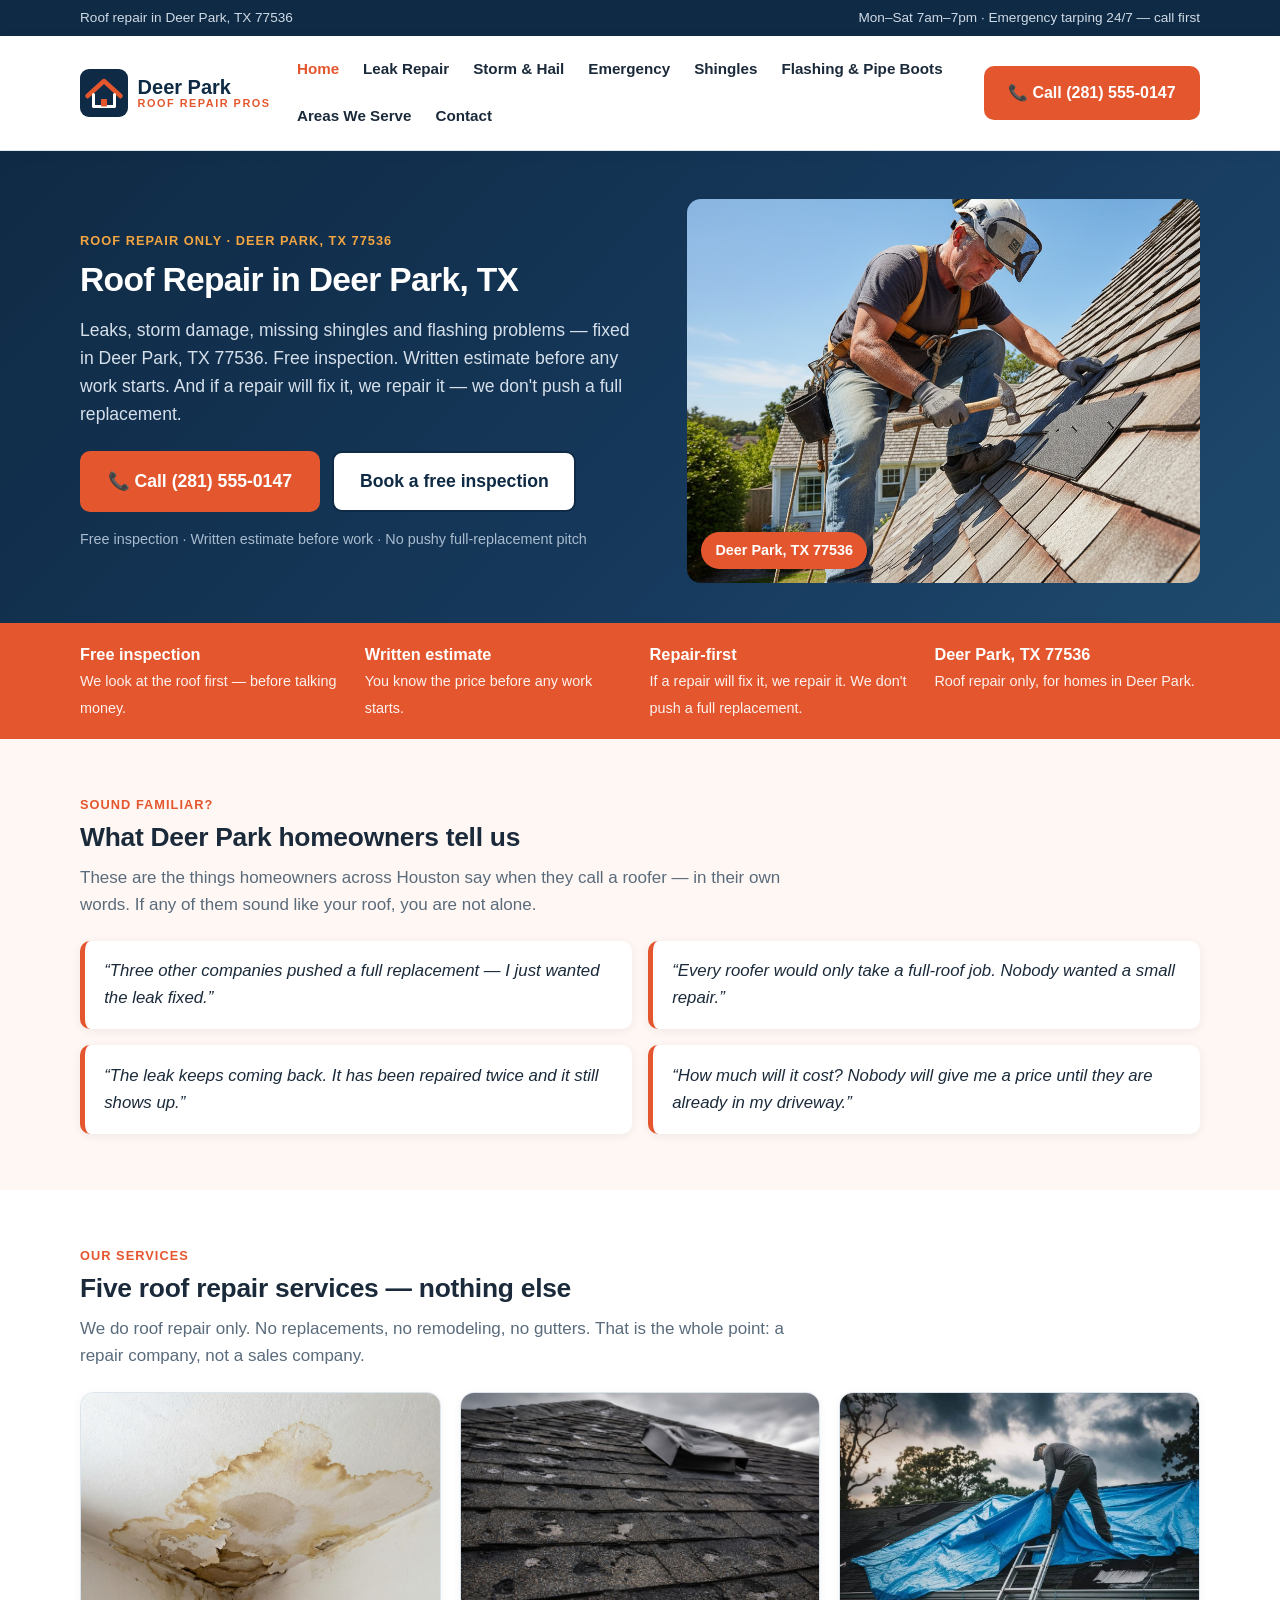
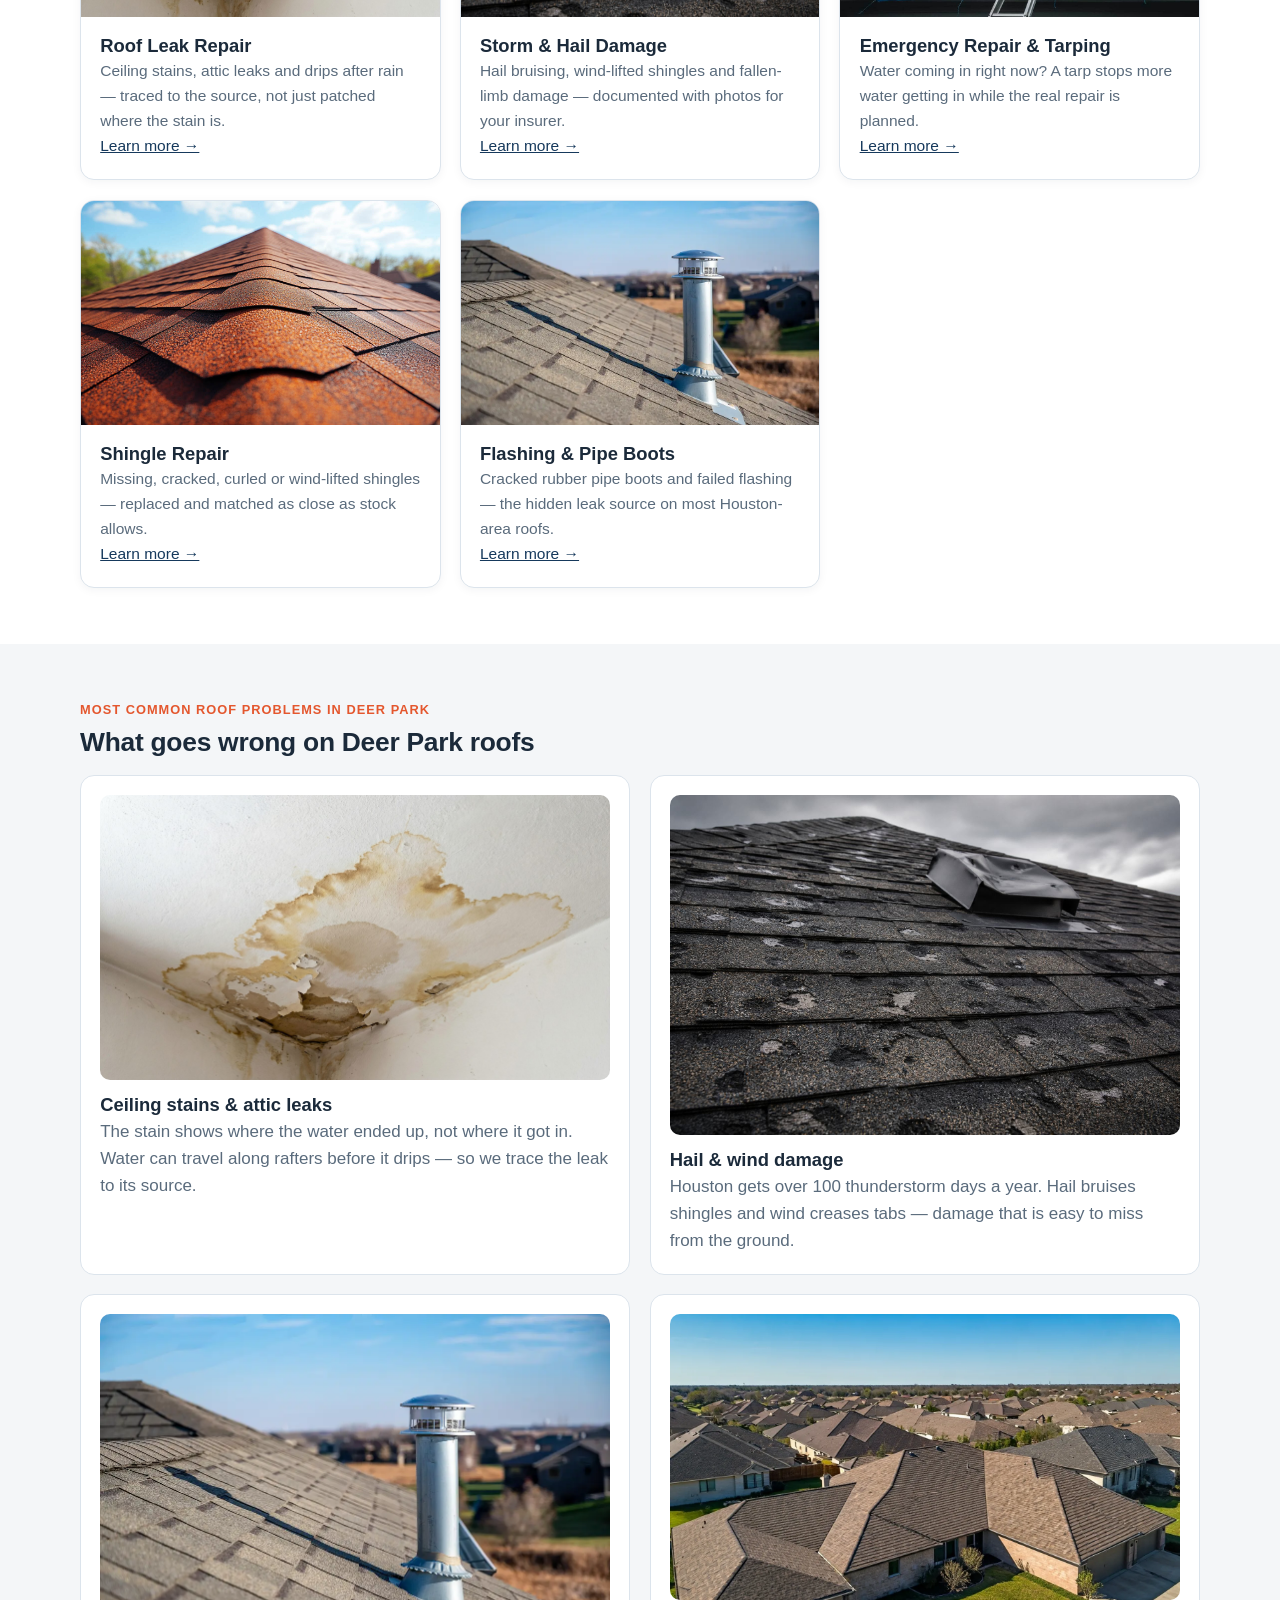
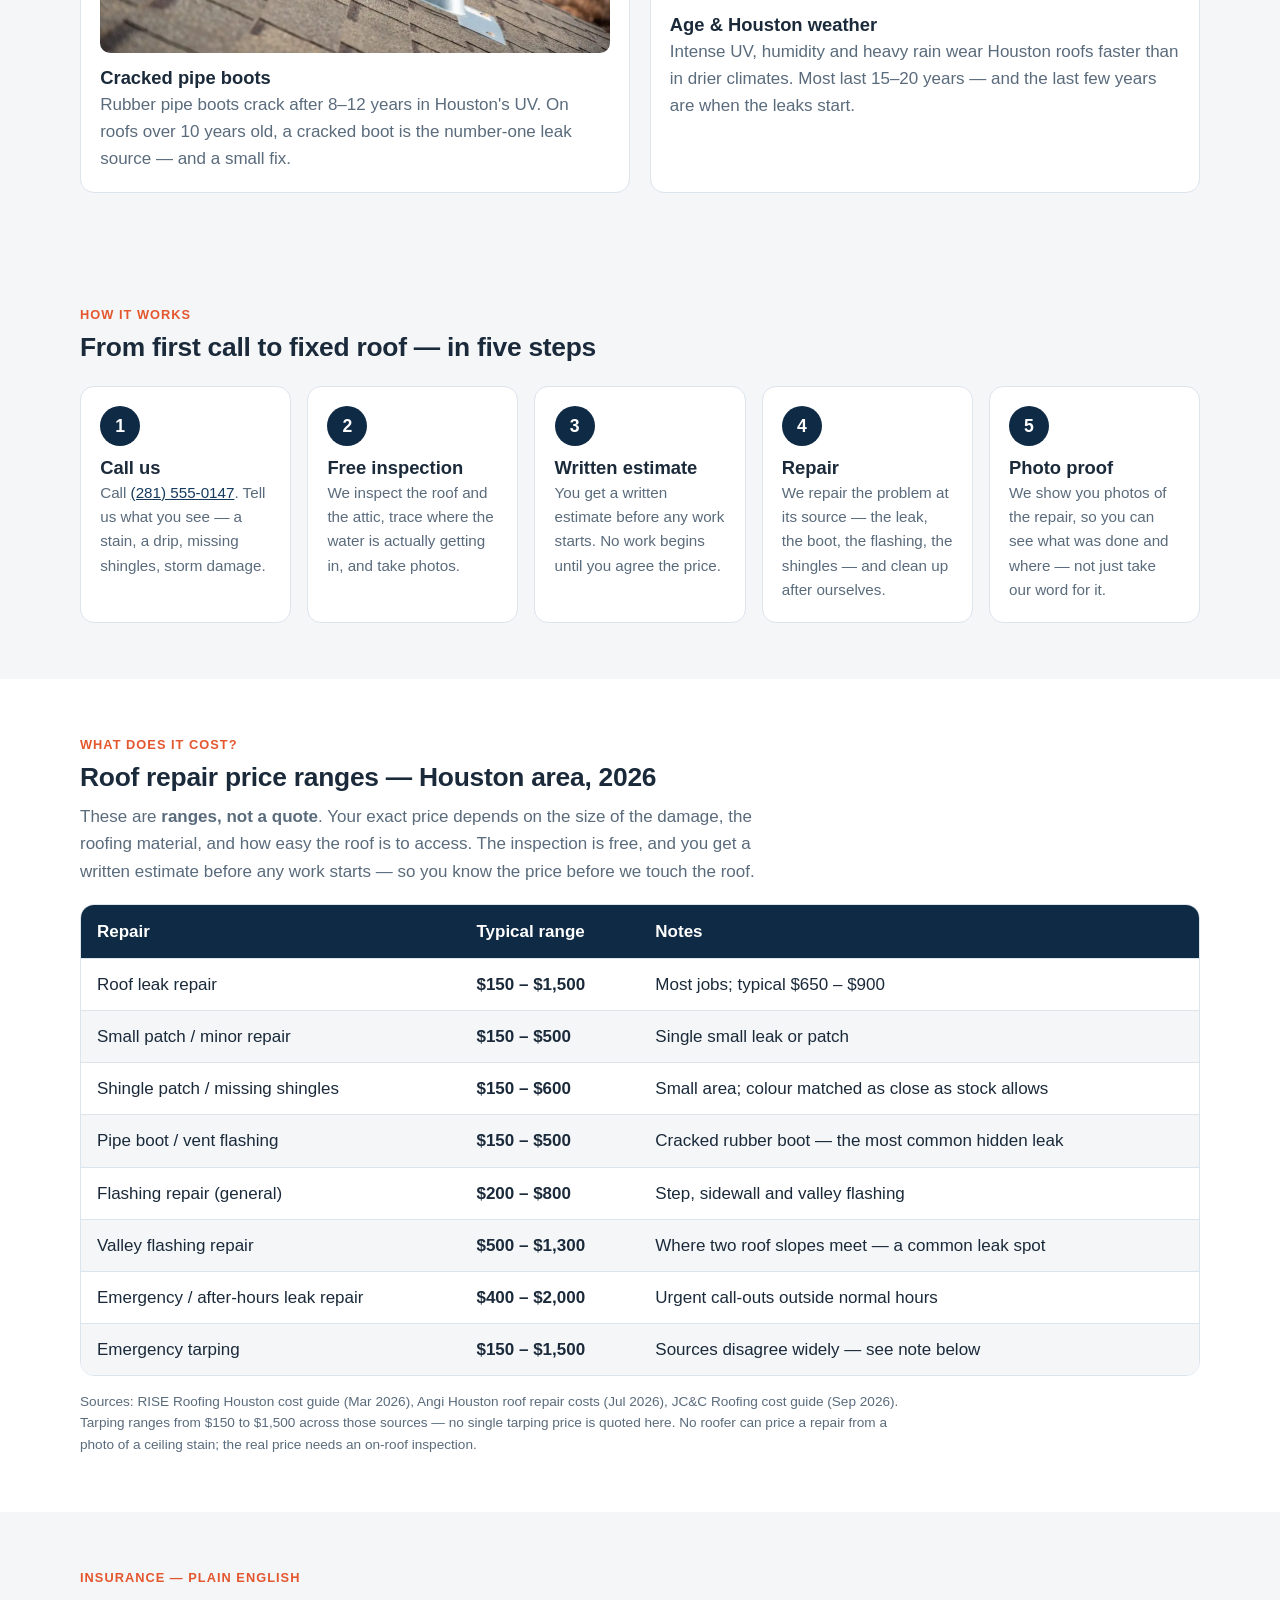
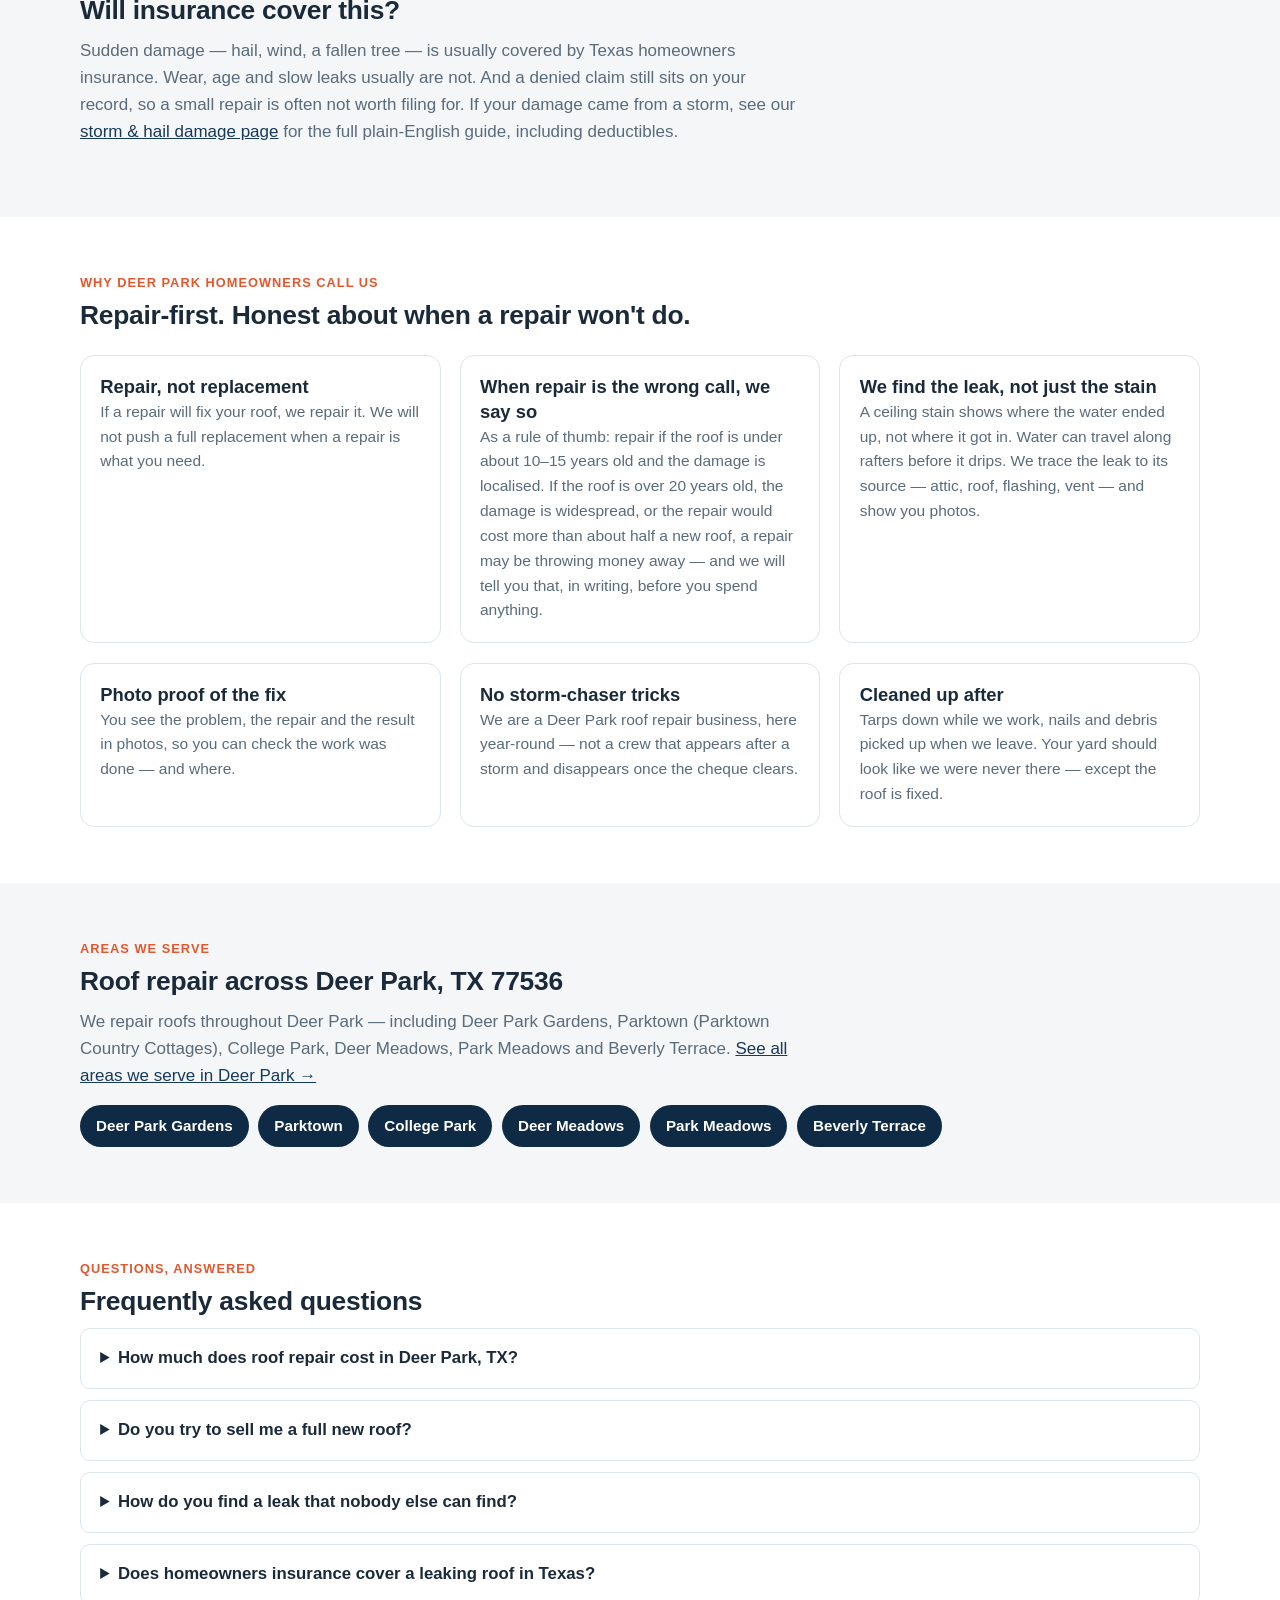
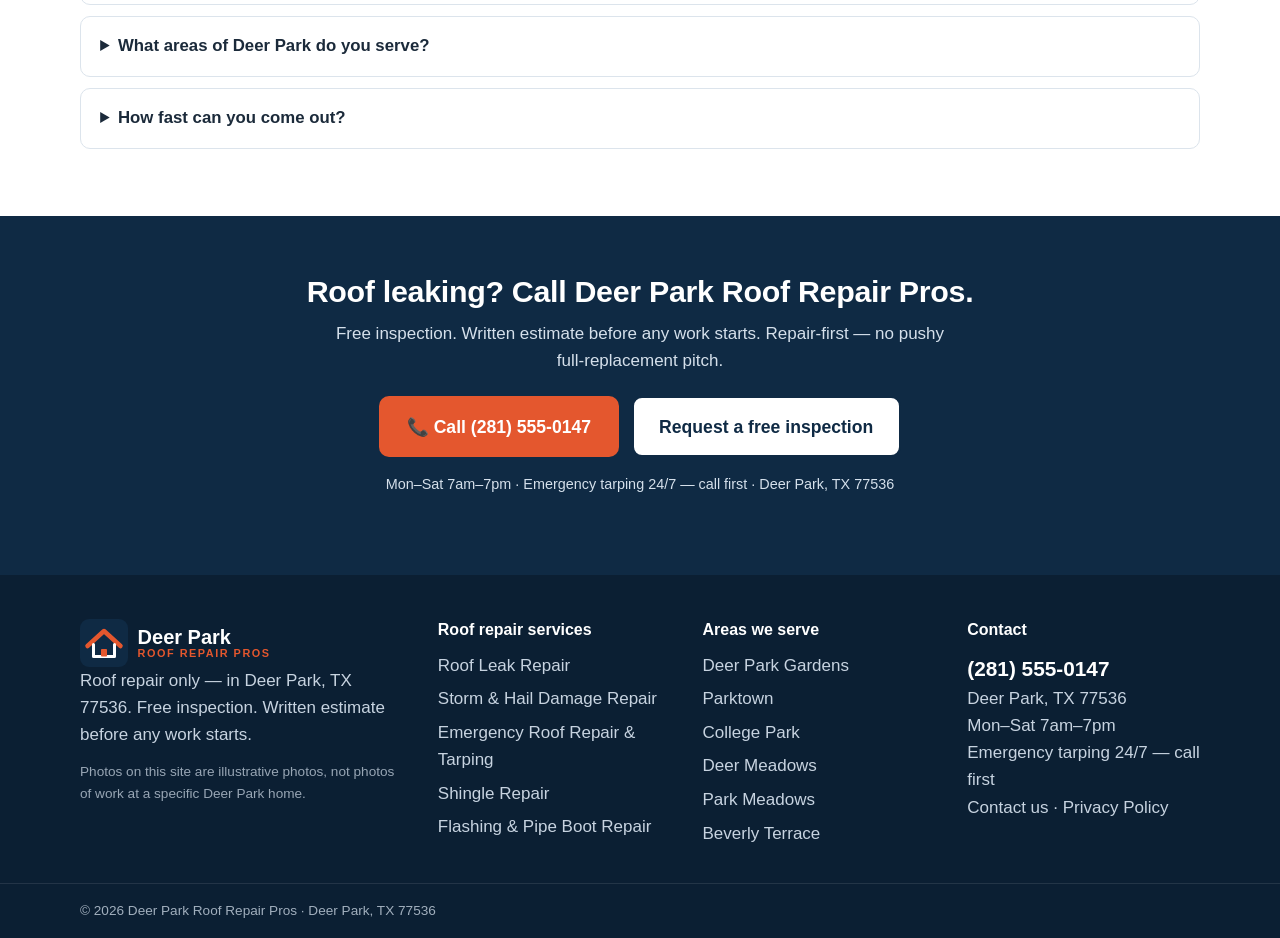
<file: index.html>
<!DOCTYPE html>
<html lang="en"><head><meta charset="utf-8"><meta name="viewport" content="width=device-width, initial-scale=1">
<title>Roof Repair in Deer Park, TX | Deer Park Roof Repair Pros</title><meta name="description" content="Roof repair in Deer Park, TX 77536. Leak repair, storm & hail damage, emergency tarping, shingle and flashing repair. Free inspection — call (281) 555-0147.">
<link rel="canonical" href="https://deerparkroofrepair.com/"><link rel="icon" type="image/svg+xml" href="/favicon.svg">
<link rel="stylesheet" href="/styles.css"><script type="application/ld+json">{"@context":"https://schema.org","@type":"RoofingContractor","name":"Deer Park Roof Repair Pros","url":"https://deerparkroofrepair.com/","telephone":"+12815550147","areaServed":{"@type":"City","name":"Deer Park","addressRegion":"TX","postalCode":"77536"},"openingHours":"Mo-Sa 07:00-19:00","priceRange":"$$"}</script></head>
<body><div class="topbar"><div class="wrap topbar-in"><span>Roof repair in Deer Park, TX 77536</span><span class="topbar-hours">Mon–Sat 7am–7pm · Emergency tarping 24/7 — call first</span></div></div>
<header class="site-header"><div class="wrap header-in"><a class="brand" href="/" aria-label="Deer Park Roof Repair Pros — home"><svg class="logo-mark" viewBox="0 0 64 64" aria-hidden="true"><rect width="64" height="64" rx="12" fill="#0F2A44"/><path d="M10 36 L32 16 L54 36" fill="none" stroke="#E4572E" stroke-width="6" stroke-linecap="round" stroke-linejoin="round"/><path d="M18 34 V50 H46 V34" fill="none" stroke="#fff" stroke-width="4" stroke-linecap="round" stroke-linejoin="round"/><rect x="28" y="40" width="8" height="10" rx="1" fill="#E4572E"/></svg><span class="brand-text"><span class="brand-top">Deer Park</span><span class="brand-bottom">ROOF REPAIR PROS</span></span></a>
<button class="menu-btn" aria-expanded="false" aria-controls="mainnav" aria-label="Open menu">☰ <span>Menu</span></button>
<nav id="mainnav" class="mainnav" aria-label="Main navigation"><ul><li><a href="/" class="active">Home</a></li><li><a href="/roof-leak-repair/">Leak Repair</a></li><li><a href="/storm-hail-damage-repair/">Storm &amp; Hail</a></li><li><a href="/emergency-roof-repair-tarping/">Emergency</a></li><li><a href="/shingle-repair/">Shingles</a></li><li><a href="/flashing-pipe-boot-repair/">Flashing &amp; Pipe Boots</a></li><li><a href="/areas/">Areas We Serve</a></li><li><a href="/contact/">Contact</a></li></ul></nav>
<a class="btn btn-call header-call" href="tel:+12815550147">📞 Call (281) 555-0147</a></div></header><main><section class="hero"><div class="wrap hero-grid"><div class="hero-copy">
<p class="eyebrow">Roof repair only · Deer Park, TX 77536</p><h1>Roof Repair in Deer Park, TX</h1><p class="hero-sub">Leaks, storm damage, missing shingles and flashing problems — fixed in Deer Park, TX 77536. Free inspection. Written estimate before any work starts. And if a repair will fix it, we repair it — we don't push a full replacement.</p>
<div class="hero-cta"><a class="btn btn-call btn-lg" href="tel:+12815550147">📞 Call (281) 555-0147</a><a class="btn btn-ghost btn-lg" href="/contact/">Book a free inspection</a></div>
<p class="hero-note">Free inspection · Written estimate before work · No pushy full-replacement pitch</p></div>
<div class="hero-img"><img src="/images/hero-roofer.jpg" alt="Roofer repairing asphalt shingles on a roof in Deer Park, TX" loading="eager" width="1200" height="800"><span class="hero-badge">Deer Park, TX 77536</span></div></div></section>
<section class="trust"><div class="wrap trust-grid">
<div><strong>Free inspection</strong><span>We look at the roof first — before talking money.</span></div>
<div><strong>Written estimate</strong><span>You know the price before any work starts.</span></div>
<div><strong>Repair-first</strong><span>If a repair will fix it, we repair it. We don't push a full replacement.</span></div>
<div><strong>Deer Park, TX 77536</strong><span>Roof repair only, for homes in Deer Park.</span></div>
</div></section><section class="section pain"><div class="wrap"><p class="kicker">Sound familiar?</p><h2>What Deer Park homeowners tell us</h2>
<p class="lead">These are the things homeowners across Houston say when they call a roofer — in their own words. If any of them sound like your roof, you are not alone.</p>
<div class="quote-grid"><blockquote><p>“Three other companies pushed a full replacement — I just wanted the leak fixed.”</p></blockquote><blockquote><p>“Every roofer would only take a full-roof job. Nobody wanted a small repair.”</p></blockquote><blockquote><p>“The leak keeps coming back. It has been repaired twice and it still shows up.”</p></blockquote><blockquote><p>“How much will it cost? Nobody will give me a price until they are already in my driveway.”</p></blockquote></div></div></section><section class="section"><div class="wrap"><p class="kicker">Our services</p><h2>Five roof repair services — nothing else</h2><p class="lead">We do roof repair only. No replacements, no remodeling, no gutters. That is the whole point: a repair company, not a sales company.</p><div class="card-grid"><article class="card"><img src="/images/ceiling-stain.jpg" alt="Roof Leak Repair in Deer Park, TX" loading="lazy"><div class="card-body"><h3>Roof Leak Repair</h3><p>Ceiling stains, attic leaks and drips after rain — traced to the source, not just patched where the stain is.</p><p><a href="/roof-leak-repair/">Learn more →</a></p></div></article><article class="card"><img src="/images/hail-damage.jpg" alt="Storm & Hail Damage in Deer Park, TX" loading="lazy"><div class="card-body"><h3>Storm & Hail Damage</h3><p>Hail bruising, wind-lifted shingles and fallen-limb damage — documented with photos for your insurer.</p><p><a href="/storm-hail-damage-repair/">Learn more →</a></p></div></article><article class="card"><img src="/images/tarp.jpg" alt="Emergency Repair & Tarping in Deer Park, TX" loading="lazy"><div class="card-body"><h3>Emergency Repair & Tarping</h3><p>Water coming in right now? A tarp stops more water getting in while the real repair is planned.</p><p><a href="/emergency-roof-repair-tarping/">Learn more →</a></p></div></article><article class="card"><img src="/images/shingles-brown.jpg" alt="Shingle Repair in Deer Park, TX" loading="lazy"><div class="card-body"><h3>Shingle Repair</h3><p>Missing, cracked, curled or wind-lifted shingles — replaced and matched as close as stock allows.</p><p><a href="/shingle-repair/">Learn more →</a></p></div></article><article class="card"><img src="/images/pipe-boot.webp" alt="Flashing & Pipe Boots in Deer Park, TX" loading="lazy"><div class="card-body"><h3>Flashing & Pipe Boots</h3><p>Cracked rubber pipe boots and failed flashing — the hidden leak source on most Houston-area roofs.</p><p><a href="/flashing-pipe-boot-repair/">Learn more →</a></p></div></article></div></div></section><section class="section alt"><div class="wrap"><p class="kicker">Most common roof problems in Deer Park</p><h2>What goes wrong on Deer Park roofs</h2><div class="two-col">
<div><img src="/images/ceiling-stain.jpg" alt="Brown water stain on a ceiling from a roof leak in Deer Park, TX" loading="lazy"><h3 style="margin-top:.8rem">Ceiling stains &amp; attic leaks</h3><p style="color:var(--muted)">The stain shows where the water ended up, not where it got in. Water can travel along rafters before it drips — so we trace the leak to its source.</p></div>
<div><img src="/images/hail-damage.jpg" alt="Hail-damaged asphalt shingles with granules knocked off in Deer Park, TX" loading="lazy"><h3 style="margin-top:.8rem">Hail &amp; wind damage</h3><p style="color:var(--muted)">Houston gets over 100 thunderstorm days a year. Hail bruises shingles and wind creases tabs — damage that is easy to miss from the ground.</p></div>
<div><img src="/images/pipe-boot.webp" alt="Metal vent pipe and flashing boot on an asphalt shingle roof" loading="lazy"><h3 style="margin-top:.8rem">Cracked pipe boots</h3><p style="color:var(--muted)">Rubber pipe boots crack after 8–12 years in Houston's UV. On roofs over 10 years old, a cracked boot is the number-one leak source — and a small fix.</p></div>
<div><img src="/images/neighborhood.webp" alt="Suburban neighbourhood with shingled roofs in Deer Park, TX" loading="lazy"><h3 style="margin-top:.8rem">Age &amp; Houston weather</h3><p style="color:var(--muted)">Intense UV, humidity and heavy rain wear Houston roofs faster than in drier climates. Most last 15–20 years — and the last few years are when the leaks start.</p></div>
</div></div></section><section class="section alt"><div class="wrap"><p class="kicker">How it works</p><h2>From first call to fixed roof — in five steps</h2><ol class="steps"><li><span class="step-num">1</span><h3>Call us</h3><p>Call <a href="tel:+12815550147">(281) 555-0147</a>. Tell us what you see — a stain, a drip, missing shingles, storm damage.</p></li><li><span class="step-num">2</span><h3>Free inspection</h3><p>We inspect the roof and the attic, trace where the water is actually getting in, and take photos.</p></li><li><span class="step-num">3</span><h3>Written estimate</h3><p>You get a written estimate before any work starts. No work begins until you agree the price.</p></li><li><span class="step-num">4</span><h3>Repair</h3><p>We repair the problem at its source — the leak, the boot, the flashing, the shingles — and clean up after ourselves.</p></li><li><span class="step-num">5</span><h3>Photo proof</h3><p>We show you photos of the repair, so you can see what was done and where — not just take our word for it.</p></li></ol></div></section><section class="section"><div class="wrap"><p class="kicker">What does it cost?</p><h2>Roof repair price ranges — Houston area, 2026</h2>
<p class="lead">These are <strong>ranges, not a quote</strong>. Your exact price depends on the size of the damage, the roofing material, and how easy the roof is to access. The inspection is free, and you get a written estimate before any work starts — so you know the price before we touch the roof.</p>
<div class="table-wrap"><table class="prices"><thead><tr><th>Repair</th><th>Typical range</th><th>Notes</th></tr></thead><tbody><tr><td>Roof leak repair</td><td><strong>$150 – $1,500</strong></td><td>Most jobs; typical $650 – $900</td></tr><tr><td>Small patch / minor repair</td><td><strong>$150 – $500</strong></td><td>Single small leak or patch</td></tr><tr><td>Shingle patch / missing shingles</td><td><strong>$150 – $600</strong></td><td>Small area; colour matched as close as stock allows</td></tr><tr><td>Pipe boot / vent flashing</td><td><strong>$150 – $500</strong></td><td>Cracked rubber boot — the most common hidden leak</td></tr><tr><td>Flashing repair (general)</td><td><strong>$200 – $800</strong></td><td>Step, sidewall and valley flashing</td></tr><tr><td>Valley flashing repair</td><td><strong>$500 – $1,300</strong></td><td>Where two roof slopes meet — a common leak spot</td></tr><tr><td>Emergency / after-hours leak repair</td><td><strong>$400 – $2,000</strong></td><td>Urgent call-outs outside normal hours</td></tr><tr><td>Emergency tarping</td><td><strong>$150 – $1,500</strong></td><td>Sources disagree widely — see note below</td></tr></tbody></table></div>
<p class="source-note">Sources: RISE Roofing Houston cost guide (Mar 2026), Angi Houston roof repair costs (Jul 2026), JC&amp;C Roofing cost guide (Sep 2026). Tarping ranges from $150 to $1,500 across those sources — no single tarping price is quoted here. No roofer can price a repair from a photo of a ceiling stain; the real price needs an on-roof inspection.</p></div></section><section class="section alt"><div class="wrap"><p class="kicker">Insurance — plain English</p><h2>Will insurance cover this?</h2>
<p class="lead">Sudden damage — hail, wind, a fallen tree — is usually covered by Texas homeowners insurance. Wear, age and slow leaks usually are not. And a denied claim still sits on your record, so a small repair is often not worth filing for. If your damage came from a storm, see our <a href="/storm-hail-damage-repair/">storm &amp; hail damage page</a> for the full plain-English guide, including deductibles.</p></div></section><section class="section"><div class="wrap"><p class="kicker">Why Deer Park homeowners call us</p><h2>Repair-first. Honest about when a repair won't do.</h2>
<div class="why-grid">
<div><h3>Repair, not replacement</h3><p>If a repair will fix your roof, we repair it. We will not push a full replacement when a repair is what you need.</p></div>
<div><h3>When repair is the wrong call, we say so</h3><p>As a rule of thumb: repair if the roof is under about 10–15 years old and the damage is localised. If the roof is over 20 years old, the damage is widespread, or the repair would cost more than about half a new roof, a repair may be throwing money away — and we will tell you that, in writing, before you spend anything.</p></div>
<div><h3>We find the leak, not just the stain</h3><p>A ceiling stain shows where the water ended up, not where it got in. Water can travel along rafters before it drips. We trace the leak to its source — attic, roof, flashing, vent — and show you photos.</p></div>
<div><h3>Photo proof of the fix</h3><p>You see the problem, the repair and the result in photos, so you can check the work was done — and where.</p></div>
<div><h3>No storm-chaser tricks</h3><p>We are a Deer Park roof repair business, here year-round — not a crew that appears after a storm and disappears once the cheque clears.</p></div>
<div><h3>Cleaned up after</h3><p>Tarps down while we work, nails and debris picked up when we leave. Your yard should look like we were never there — except the roof is fixed.</p></div>
</div></div></section><section class="section alt"><div class="wrap"><p class="kicker">Areas we serve</p><h2>Roof repair across Deer Park, TX 77536</h2>
<p class="lead">We repair roofs throughout Deer Park — including Deer Park Gardens, Parktown (Parktown Country Cottages), College Park, Deer Meadows, Park Meadows and Beverly Terrace. <a href="/areas/">See all areas we serve in Deer Park →</a></p><ul class="chips"><li>Deer Park Gardens</li><li>Parktown</li><li>College Park</li><li>Deer Meadows</li><li>Park Meadows</li><li>Beverly Terrace</li></ul></div></section><section class="section"><div class="wrap faq-wrap"><p class="kicker">Questions, answered</p><h2>Frequently asked questions</h2><details><summary>How much does roof repair cost in Deer Park, TX?</summary><p>Most Houston-area leak repairs run $150–$1,500, with a typical job $650–$900 (RISE, Mar 2026; Angi, Jul 2026). A small patch can be $150–$500, a pipe boot $150–$500, shingles $150–$600. Those are ranges, not a quote — your price comes from a free on-roof inspection and a written estimate before work starts.</p></details><details><summary>Do you try to sell me a full new roof?</summary><p>No. If a repair will fix your roof, we repair it. If the roof is over 20 years old, the damage is widespread, or the repair would cost more than about half a new roof, we will tell you that honestly — before you spend anything.</p></details><details><summary>How do you find a leak that nobody else can find?</summary><p>A ceiling stain shows where the water ended up, not where it got in. Water can travel along rafters before it drips. We inspect the attic and the roof, trace the water's path, and photograph what we find.</p></details><details><summary>Does homeowners insurance cover a leaking roof in Texas?</summary><p>Sudden damage — hail, wind, a fallen tree — is usually covered. Wear, age and slow leaks usually are not. A denied claim still sits on your record, so small repairs are often not worth filing for.</p></details><details><summary>What areas of Deer Park do you serve?</summary><p>All of Deer Park, TX 77536 — including Deer Park Gardens, Parktown, College Park, Deer Meadows, Park Meadows and Beverly Terrace.</p></details><details><summary>How fast can you come out?</summary><p>Call us and we will tell you honestly when we can get there. For water coming in right now, emergency tarping is available 24/7 — call first, and put buckets under the drip and move valuables out of the way while you wait.</p></details></div></section><section class="final-cta"><div class="wrap"><h2>Roof leaking? Call Deer Park Roof Repair Pros.</h2><p>Free inspection. Written estimate before any work starts. Repair-first — no pushy full-replacement pitch.</p>
<div class="hero-cta"><a class="btn btn-call btn-lg" href="tel:+12815550147">📞 Call (281) 555-0147</a><a class="btn btn-ghost btn-lg" href="/contact/">Request a free inspection</a></div>
<p class="hero-note">Mon–Sat 7am–7pm · Emergency tarping 24/7 — call first · Deer Park, TX 77536</p></div></section></main><footer class="site-footer"><div class="wrap footer-grid">
<div><div class="footer-brand"><a class="brand" href="/" aria-label="Deer Park Roof Repair Pros — home"><svg class="logo-mark" viewBox="0 0 64 64" aria-hidden="true"><rect width="64" height="64" rx="12" fill="#0F2A44"/><path d="M10 36 L32 16 L54 36" fill="none" stroke="#E4572E" stroke-width="6" stroke-linecap="round" stroke-linejoin="round"/><path d="M18 34 V50 H46 V34" fill="none" stroke="#fff" stroke-width="4" stroke-linecap="round" stroke-linejoin="round"/><rect x="28" y="40" width="8" height="10" rx="1" fill="#E4572E"/></svg><span class="brand-text"><span class="brand-top">Deer Park</span><span class="brand-bottom">ROOF REPAIR PROS</span></span></a></div><p>Roof repair only — in Deer Park, TX 77536. Free inspection. Written estimate before any work starts.</p><p class="footer-note">Photos on this site are illustrative photos, not photos of work at a specific Deer Park home.</p></div>
<div><h3>Roof repair services</h3><ul><li><a href="/roof-leak-repair/">Roof Leak Repair</a></li><li><a href="/storm-hail-damage-repair/">Storm &amp; Hail Damage Repair</a></li><li><a href="/emergency-roof-repair-tarping/">Emergency Roof Repair &amp; Tarping</a></li><li><a href="/shingle-repair/">Shingle Repair</a></li><li><a href="/flashing-pipe-boot-repair/">Flashing &amp; Pipe Boot Repair</a></li></ul></div>
<div><h3>Areas we serve</h3><ul><li><a href="/areas/">Deer Park Gardens</a></li><li><a href="/areas/">Parktown</a></li><li><a href="/areas/">College Park</a></li><li><a href="/areas/">Deer Meadows</a></li><li><a href="/areas/">Park Meadows</a></li><li><a href="/areas/">Beverly Terrace</a></li></ul></div>
<div><h3>Contact</h3><p><a class="footer-phone" href="tel:+12815550147">(281) 555-0147</a><br>Deer Park, TX 77536<br>Mon–Sat 7am–7pm<br>Emergency tarping 24/7 — call first</p><p><a href="/contact/">Contact us</a> · <a href="/privacy-policy/">Privacy Policy</a></p></div>
</div><div class="footer-base"><div class="wrap">© 2026 Deer Park Roof Repair Pros · Deer Park, TX 77536</div></div></footer>
<div class="mobile-callbar"><a href="tel:+12815550147">📞 Call Now — (281) 555-0147</a></div><script src="/script.js"></script></body></html>
</file>
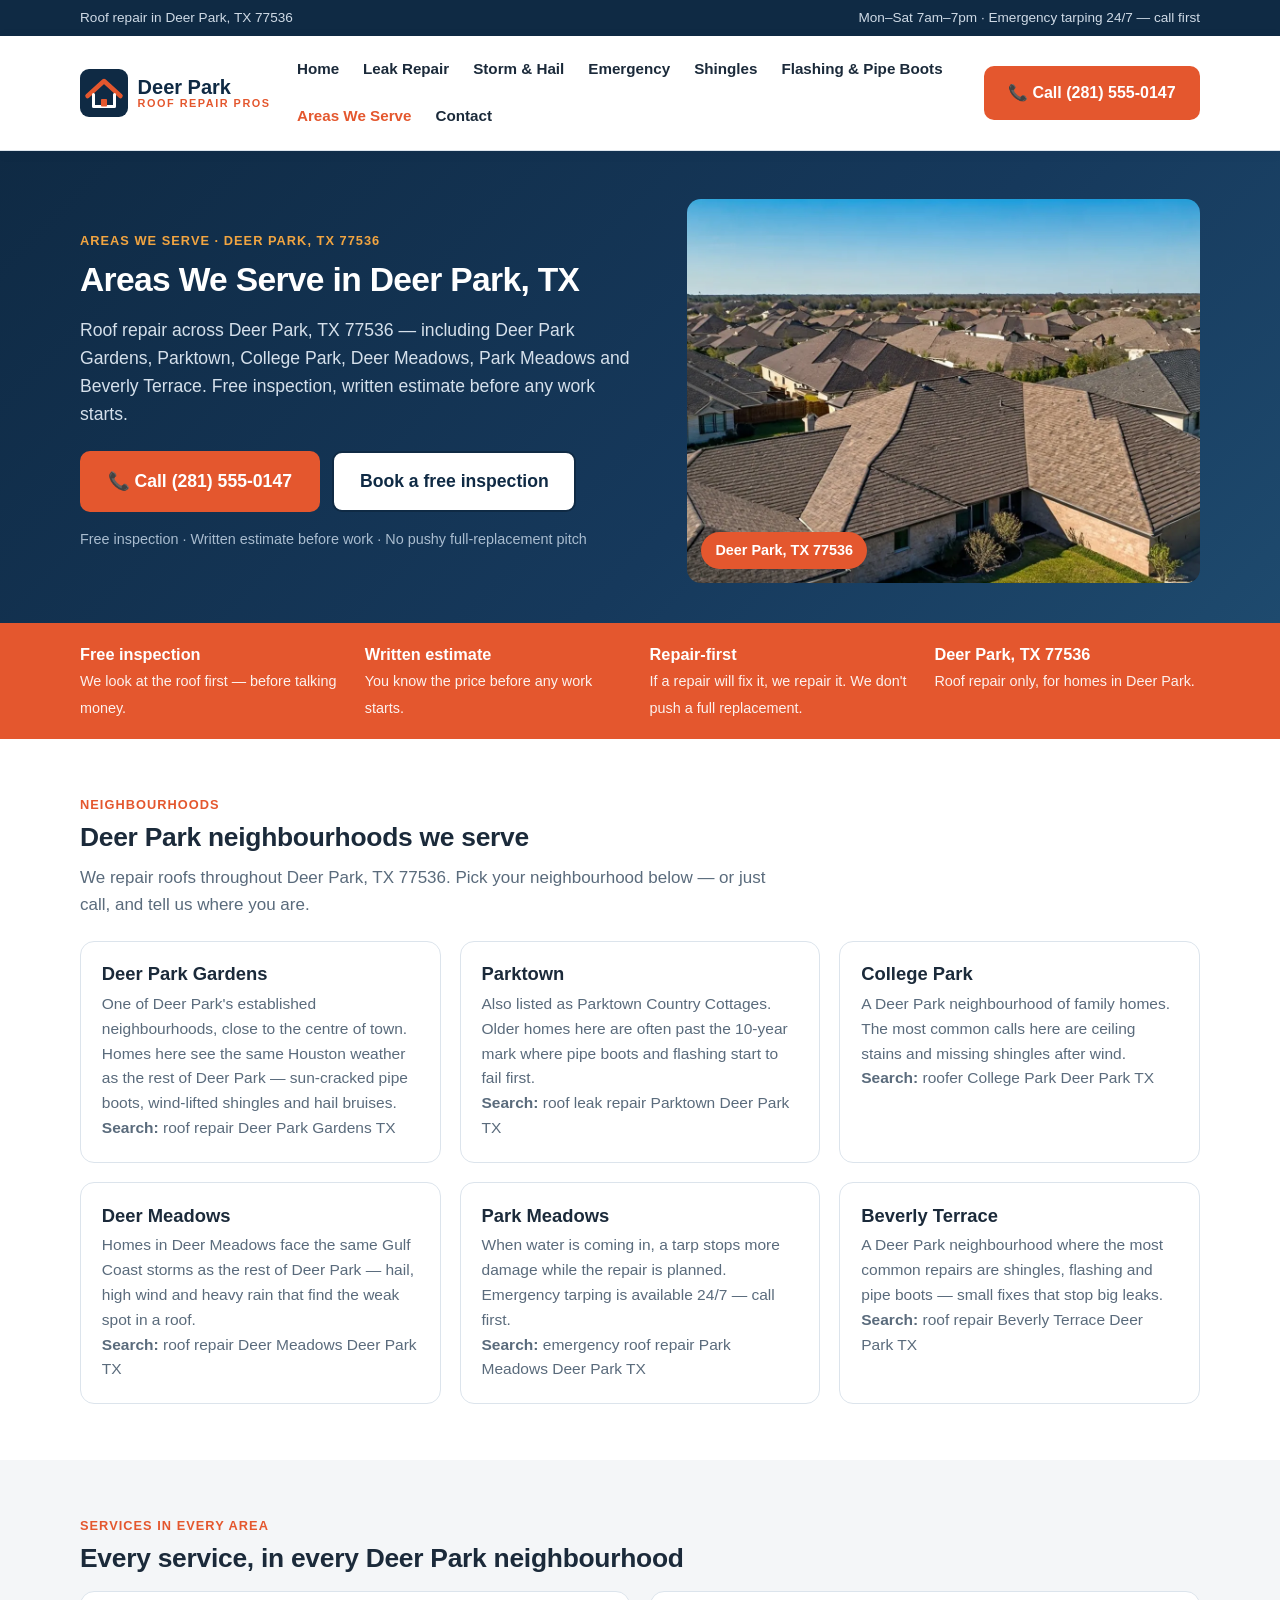
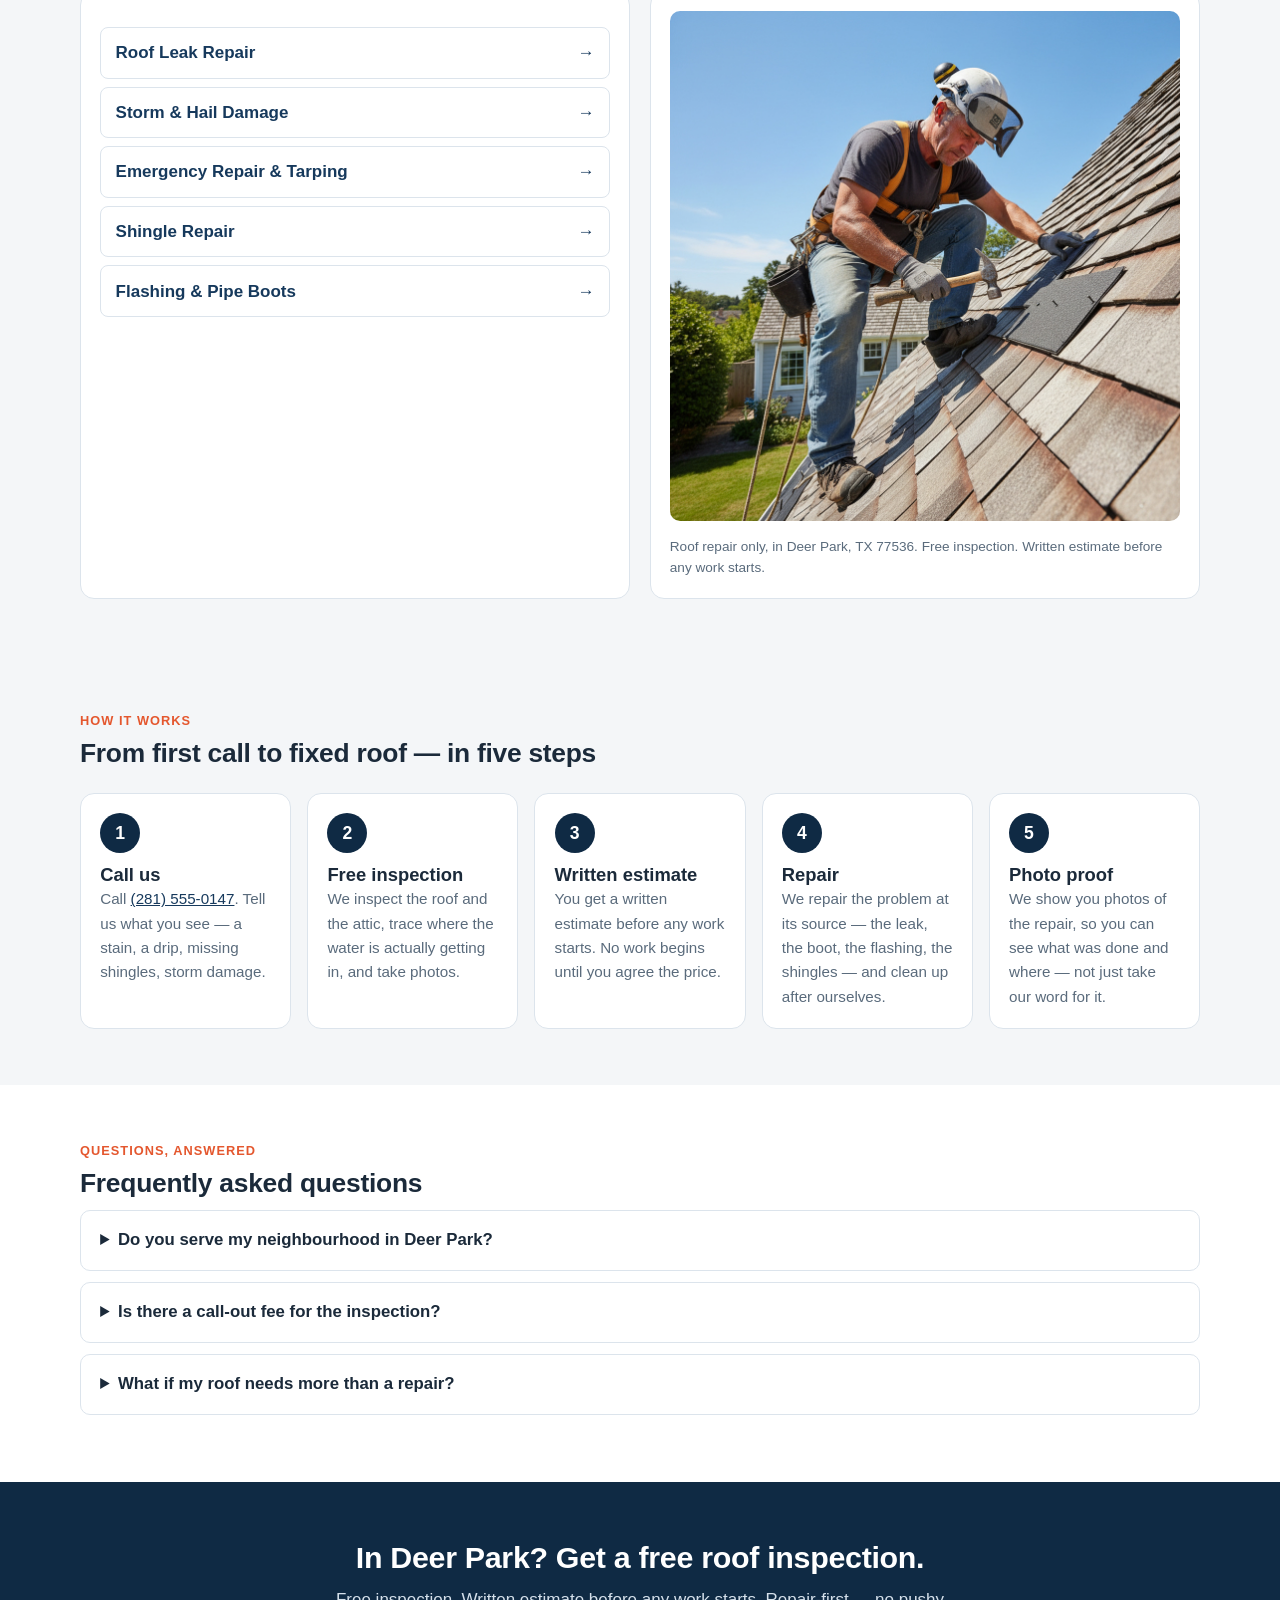
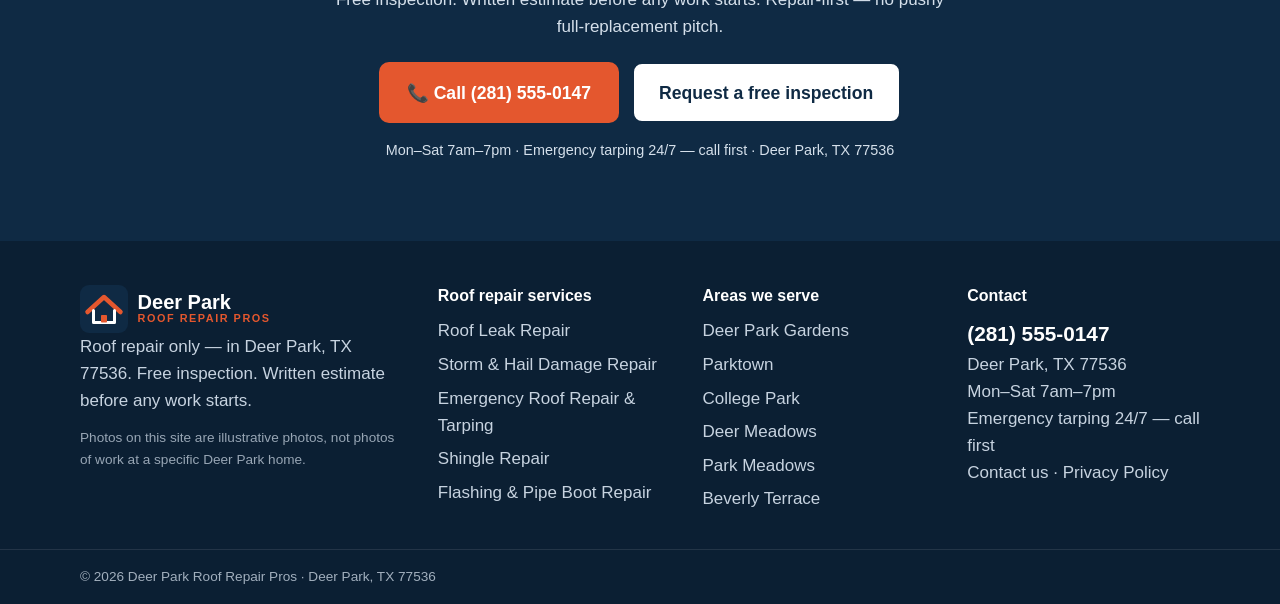
<file: areas/index.html>
<!DOCTYPE html>
<html lang="en"><head><meta charset="utf-8"><meta name="viewport" content="width=device-width, initial-scale=1">
<title>Areas We Serve in Deer Park, TX | Deer Park Roof Repair Pros</title><meta name="description" content="Roof repair in Deer Park Gardens, Parktown, College Park, Deer Meadows, Park Meadows and Beverly Terrace, Deer Park TX 77536. Free inspection — call (281) 555-0147.">
<link rel="canonical" href="https://deerparkroofrepair.com/areas/"><link rel="icon" type="image/svg+xml" href="/favicon.svg">
<link rel="stylesheet" href="/styles.css"></head>
<body><div class="topbar"><div class="wrap topbar-in"><span>Roof repair in Deer Park, TX 77536</span><span class="topbar-hours">Mon–Sat 7am–7pm · Emergency tarping 24/7 — call first</span></div></div>
<header class="site-header"><div class="wrap header-in"><a class="brand" href="/" aria-label="Deer Park Roof Repair Pros — home"><svg class="logo-mark" viewBox="0 0 64 64" aria-hidden="true"><rect width="64" height="64" rx="12" fill="#0F2A44"/><path d="M10 36 L32 16 L54 36" fill="none" stroke="#E4572E" stroke-width="6" stroke-linecap="round" stroke-linejoin="round"/><path d="M18 34 V50 H46 V34" fill="none" stroke="#fff" stroke-width="4" stroke-linecap="round" stroke-linejoin="round"/><rect x="28" y="40" width="8" height="10" rx="1" fill="#E4572E"/></svg><span class="brand-text"><span class="brand-top">Deer Park</span><span class="brand-bottom">ROOF REPAIR PROS</span></span></a>
<button class="menu-btn" aria-expanded="false" aria-controls="mainnav" aria-label="Open menu">☰ <span>Menu</span></button>
<nav id="mainnav" class="mainnav" aria-label="Main navigation"><ul><li><a href="/">Home</a></li><li><a href="/roof-leak-repair/">Leak Repair</a></li><li><a href="/storm-hail-damage-repair/">Storm &amp; Hail</a></li><li><a href="/emergency-roof-repair-tarping/">Emergency</a></li><li><a href="/shingle-repair/">Shingles</a></li><li><a href="/flashing-pipe-boot-repair/">Flashing &amp; Pipe Boots</a></li><li><a href="/areas/" class="active">Areas We Serve</a></li><li><a href="/contact/">Contact</a></li></ul></nav>
<a class="btn btn-call header-call" href="tel:+12815550147">📞 Call (281) 555-0147</a></div></header><main><section class="hero"><div class="wrap hero-grid"><div class="hero-copy">
<p class="eyebrow">Areas we serve · Deer Park, TX 77536</p><h1>Areas We Serve in Deer Park, TX</h1><p class="hero-sub">Roof repair across Deer Park, TX 77536 — including Deer Park Gardens, Parktown, College Park, Deer Meadows, Park Meadows and Beverly Terrace. Free inspection, written estimate before any work starts.</p>
<div class="hero-cta"><a class="btn btn-call btn-lg" href="tel:+12815550147">📞 Call (281) 555-0147</a><a class="btn btn-ghost btn-lg" href="/contact/">Book a free inspection</a></div>
<p class="hero-note">Free inspection · Written estimate before work · No pushy full-replacement pitch</p></div>
<div class="hero-img"><img src="/images/neighborhood.webp" alt="Suburban neighbourhood with shingled roofs in Deer Park, TX" loading="eager" width="1200" height="800"><span class="hero-badge">Deer Park, TX 77536</span></div></div></section>
<section class="trust"><div class="wrap trust-grid">
<div><strong>Free inspection</strong><span>We look at the roof first — before talking money.</span></div>
<div><strong>Written estimate</strong><span>You know the price before any work starts.</span></div>
<div><strong>Repair-first</strong><span>If a repair will fix it, we repair it. We don't push a full replacement.</span></div>
<div><strong>Deer Park, TX 77536</strong><span>Roof repair only, for homes in Deer Park.</span></div>
</div></section><section class="section"><div class="wrap"><p class="kicker">Neighbourhoods</p><h2>Deer Park neighbourhoods we serve</h2><p class="lead">We repair roofs throughout Deer Park, TX 77536. Pick your neighbourhood below — or just call, and tell us where you are.</p><div class="area-cards"><article><h3>Deer Park Gardens</h3><p>One of Deer Park's established neighbourhoods, close to the centre of town. Homes here see the same Houston weather as the rest of Deer Park — sun-cracked pipe boots, wind-lifted shingles and hail bruises.</p><p><strong>Search:</strong> roof repair Deer Park Gardens TX</p></article><article><h3>Parktown</h3><p>Also listed as Parktown Country Cottages. Older homes here are often past the 10-year mark where pipe boots and flashing start to fail first.</p><p><strong>Search:</strong> roof leak repair Parktown Deer Park TX</p></article><article><h3>College Park</h3><p>A Deer Park neighbourhood of family homes. The most common calls here are ceiling stains and missing shingles after wind.</p><p><strong>Search:</strong> roofer College Park Deer Park TX</p></article><article><h3>Deer Meadows</h3><p>Homes in Deer Meadows face the same Gulf Coast storms as the rest of Deer Park — hail, high wind and heavy rain that find the weak spot in a roof.</p><p><strong>Search:</strong> roof repair Deer Meadows Deer Park TX</p></article><article><h3>Park Meadows</h3><p>When water is coming in, a tarp stops more damage while the repair is planned. Emergency tarping is available 24/7 — call first.</p><p><strong>Search:</strong> emergency roof repair Park Meadows Deer Park TX</p></article><article><h3>Beverly Terrace</h3><p>A Deer Park neighbourhood where the most common repairs are shingles, flashing and pipe boots — small fixes that stop big leaks.</p><p><strong>Search:</strong> roof repair Beverly Terrace Deer Park TX</p></article></div></div></section><section class="section alt"><div class="wrap"><p class="kicker">Services in every area</p><h2>Every service, in every Deer Park neighbourhood</h2><div class="two-col"><div><ul class="service-list"><li><a href="/roof-leak-repair/">Roof Leak Repair <span>→</span></a></li><li><a href="/storm-hail-damage-repair/">Storm & Hail Damage <span>→</span></a></li><li><a href="/emergency-roof-repair-tarping/">Emergency Repair & Tarping <span>→</span></a></li><li><a href="/shingle-repair/">Shingle Repair <span>→</span></a></li><li><a href="/flashing-pipe-boot-repair/">Flashing & Pipe Boots <span>→</span></a></li></ul></div><div><img src="/images/hero-roofer.jpg" alt="Roofer repairing asphalt shingles on a roof in Deer Park, TX" loading="lazy"><p class="source-note">Roof repair only, in Deer Park, TX 77536. Free inspection. Written estimate before any work starts.</p></div></div></div></section><section class="section alt"><div class="wrap"><p class="kicker">How it works</p><h2>From first call to fixed roof — in five steps</h2><ol class="steps"><li><span class="step-num">1</span><h3>Call us</h3><p>Call <a href="tel:+12815550147">(281) 555-0147</a>. Tell us what you see — a stain, a drip, missing shingles, storm damage.</p></li><li><span class="step-num">2</span><h3>Free inspection</h3><p>We inspect the roof and the attic, trace where the water is actually getting in, and take photos.</p></li><li><span class="step-num">3</span><h3>Written estimate</h3><p>You get a written estimate before any work starts. No work begins until you agree the price.</p></li><li><span class="step-num">4</span><h3>Repair</h3><p>We repair the problem at its source — the leak, the boot, the flashing, the shingles — and clean up after ourselves.</p></li><li><span class="step-num">5</span><h3>Photo proof</h3><p>We show you photos of the repair, so you can see what was done and where — not just take our word for it.</p></li></ol></div></section><section class="section"><div class="wrap faq-wrap"><p class="kicker">Questions, answered</p><h2>Frequently asked questions</h2><details><summary>Do you serve my neighbourhood in Deer Park?</summary><p>If you are in Deer Park, TX 77536, yes. We serve Deer Park Gardens, Parktown, College Park, Deer Meadows, Park Meadows and Beverly Terrace, and the rest of Deer Park. Call and tell us where you are.</p></details><details><summary>Is there a call-out fee for the inspection?</summary><p>The inspection is free. You get a written estimate before any work starts, and no work begins until you agree the price.</p></details><details><summary>What if my roof needs more than a repair?</summary><p>We will tell you honestly. If the roof is over 20 years old, the damage is widespread, or the repair would cost more than about half a new roof, a repair may be throwing money away — and we will say so in writing, before you spend anything.</p></details></div></section><section class="final-cta"><div class="wrap"><h2>In Deer Park? Get a free roof inspection.</h2><p>Free inspection. Written estimate before any work starts. Repair-first — no pushy full-replacement pitch.</p>
<div class="hero-cta"><a class="btn btn-call btn-lg" href="tel:+12815550147">📞 Call (281) 555-0147</a><a class="btn btn-ghost btn-lg" href="/contact/">Request a free inspection</a></div>
<p class="hero-note">Mon–Sat 7am–7pm · Emergency tarping 24/7 — call first · Deer Park, TX 77536</p></div></section></main><footer class="site-footer"><div class="wrap footer-grid">
<div><div class="footer-brand"><a class="brand" href="/" aria-label="Deer Park Roof Repair Pros — home"><svg class="logo-mark" viewBox="0 0 64 64" aria-hidden="true"><rect width="64" height="64" rx="12" fill="#0F2A44"/><path d="M10 36 L32 16 L54 36" fill="none" stroke="#E4572E" stroke-width="6" stroke-linecap="round" stroke-linejoin="round"/><path d="M18 34 V50 H46 V34" fill="none" stroke="#fff" stroke-width="4" stroke-linecap="round" stroke-linejoin="round"/><rect x="28" y="40" width="8" height="10" rx="1" fill="#E4572E"/></svg><span class="brand-text"><span class="brand-top">Deer Park</span><span class="brand-bottom">ROOF REPAIR PROS</span></span></a></div><p>Roof repair only — in Deer Park, TX 77536. Free inspection. Written estimate before any work starts.</p><p class="footer-note">Photos on this site are illustrative photos, not photos of work at a specific Deer Park home.</p></div>
<div><h3>Roof repair services</h3><ul><li><a href="/roof-leak-repair/">Roof Leak Repair</a></li><li><a href="/storm-hail-damage-repair/">Storm &amp; Hail Damage Repair</a></li><li><a href="/emergency-roof-repair-tarping/">Emergency Roof Repair &amp; Tarping</a></li><li><a href="/shingle-repair/">Shingle Repair</a></li><li><a href="/flashing-pipe-boot-repair/">Flashing &amp; Pipe Boot Repair</a></li></ul></div>
<div><h3>Areas we serve</h3><ul><li><a href="/areas/">Deer Park Gardens</a></li><li><a href="/areas/">Parktown</a></li><li><a href="/areas/">College Park</a></li><li><a href="/areas/">Deer Meadows</a></li><li><a href="/areas/">Park Meadows</a></li><li><a href="/areas/">Beverly Terrace</a></li></ul></div>
<div><h3>Contact</h3><p><a class="footer-phone" href="tel:+12815550147">(281) 555-0147</a><br>Deer Park, TX 77536<br>Mon–Sat 7am–7pm<br>Emergency tarping 24/7 — call first</p><p><a href="/contact/">Contact us</a> · <a href="/privacy-policy/">Privacy Policy</a></p></div>
</div><div class="footer-base"><div class="wrap">© 2026 Deer Park Roof Repair Pros · Deer Park, TX 77536</div></div></footer>
<div class="mobile-callbar"><a href="tel:+12815550147">📞 Call Now — (281) 555-0147</a></div><script src="/script.js"></script></body></html>
</file>
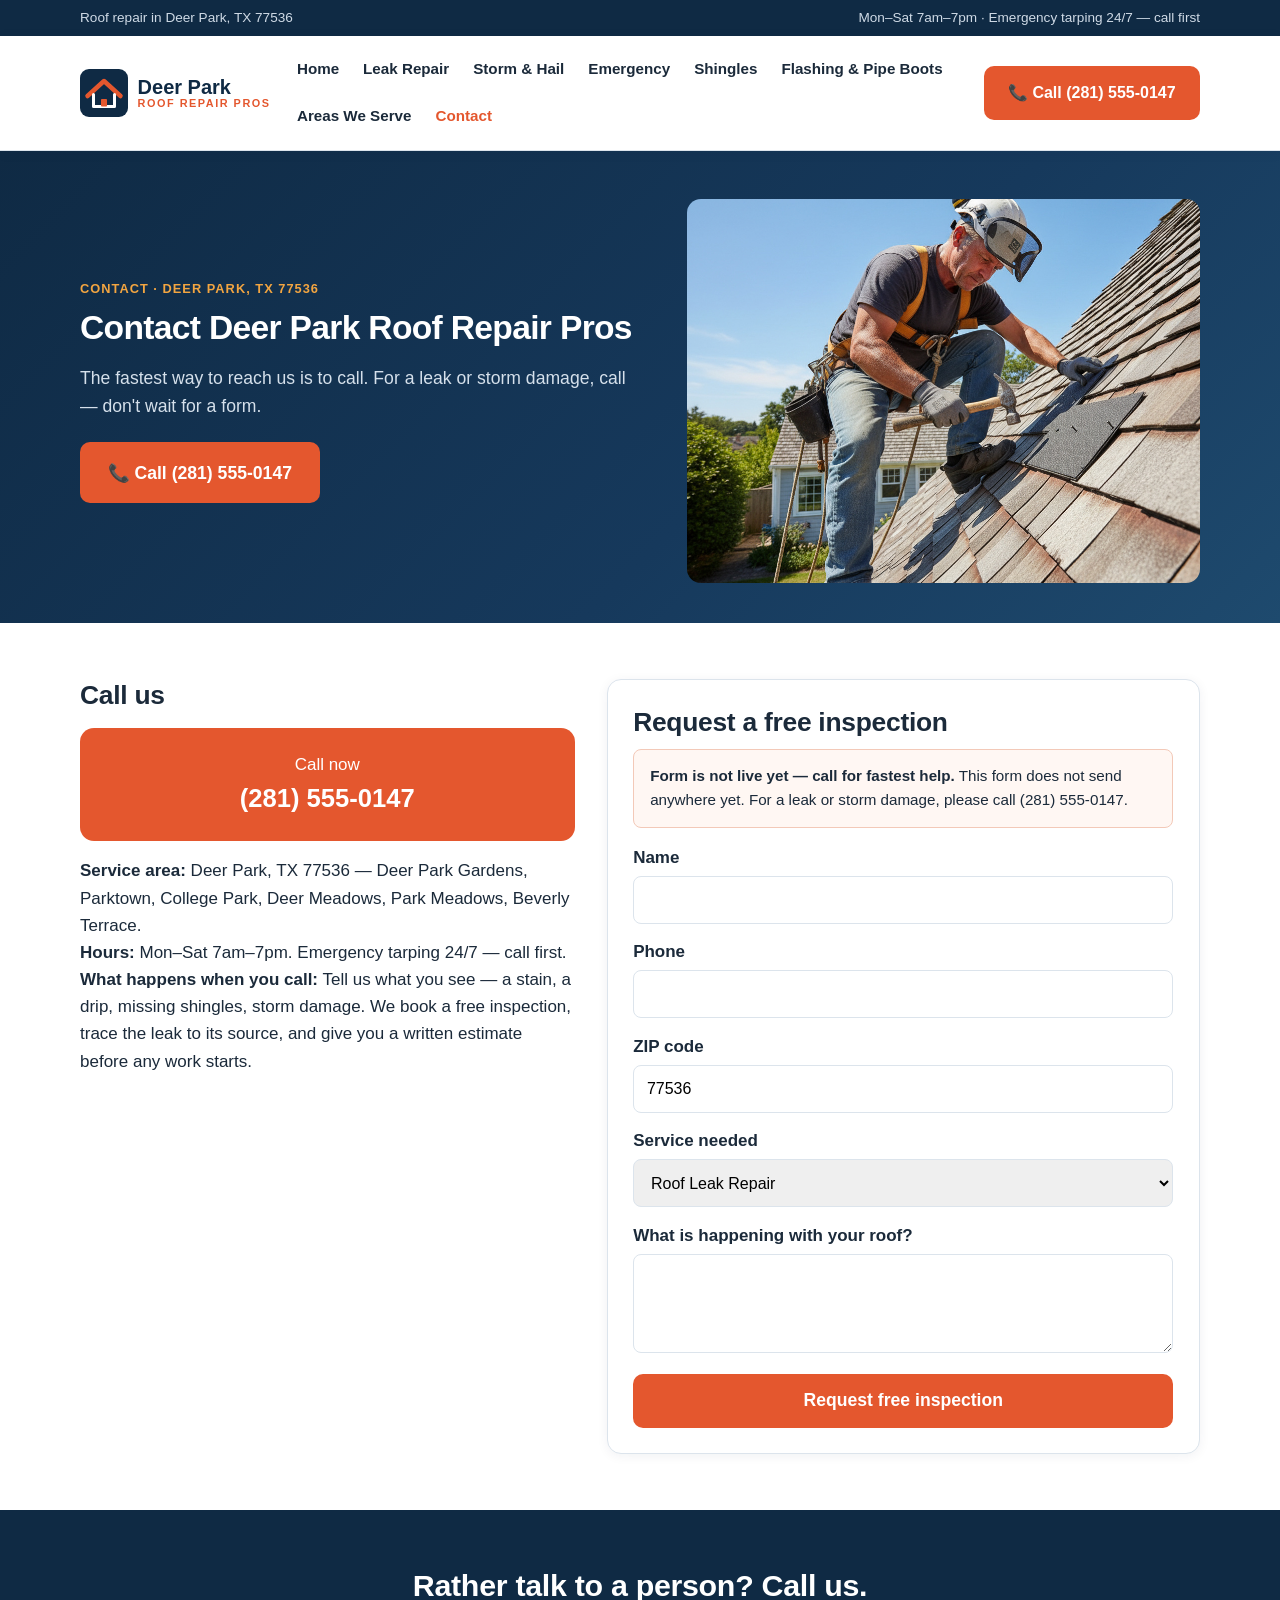
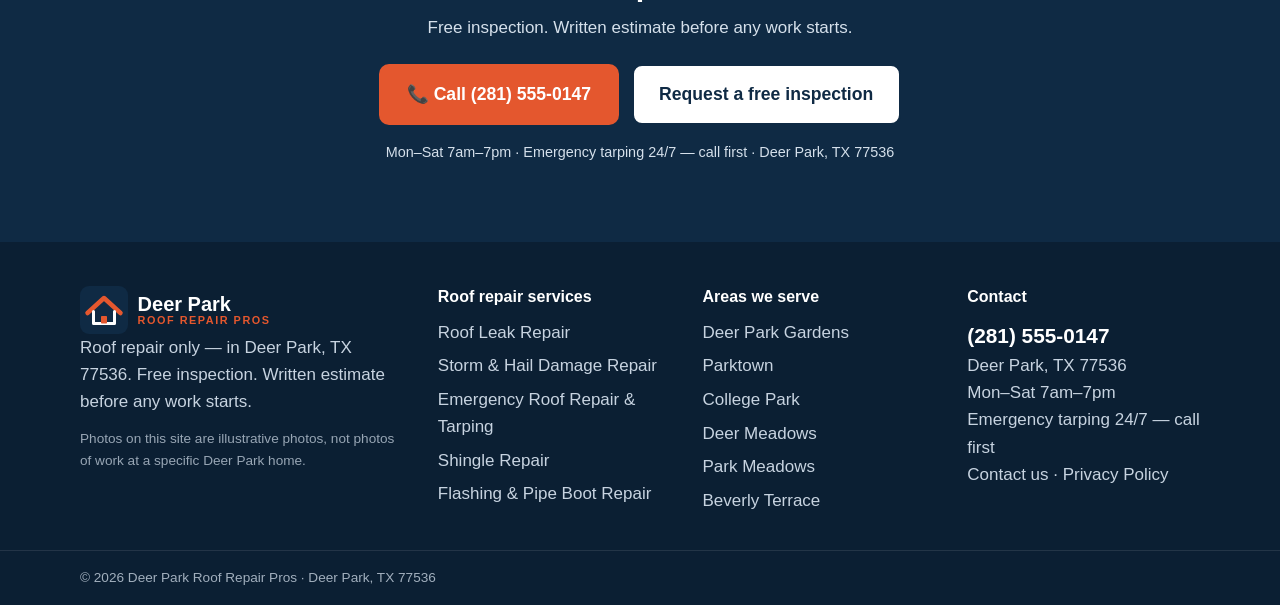
<file: contact/index.html>
<!DOCTYPE html>
<html lang="en"><head><meta charset="utf-8"><meta name="viewport" content="width=device-width, initial-scale=1">
<title>Contact Deer Park Roof Repair Pros | Deer Park, TX 77536</title><meta name="description" content="Contact Deer Park Roof Repair Pros, Deer Park TX 77536. Call (281) 555-0147 for a free roof inspection. Mon–Sat 7am–7pm, emergency tarping 24/7.">
<link rel="canonical" href="https://deerparkroofrepair.com/contact/"><link rel="icon" type="image/svg+xml" href="/favicon.svg">
<link rel="stylesheet" href="/styles.css"></head>
<body><div class="topbar"><div class="wrap topbar-in"><span>Roof repair in Deer Park, TX 77536</span><span class="topbar-hours">Mon–Sat 7am–7pm · Emergency tarping 24/7 — call first</span></div></div>
<header class="site-header"><div class="wrap header-in"><a class="brand" href="/" aria-label="Deer Park Roof Repair Pros — home"><svg class="logo-mark" viewBox="0 0 64 64" aria-hidden="true"><rect width="64" height="64" rx="12" fill="#0F2A44"/><path d="M10 36 L32 16 L54 36" fill="none" stroke="#E4572E" stroke-width="6" stroke-linecap="round" stroke-linejoin="round"/><path d="M18 34 V50 H46 V34" fill="none" stroke="#fff" stroke-width="4" stroke-linecap="round" stroke-linejoin="round"/><rect x="28" y="40" width="8" height="10" rx="1" fill="#E4572E"/></svg><span class="brand-text"><span class="brand-top">Deer Park</span><span class="brand-bottom">ROOF REPAIR PROS</span></span></a>
<button class="menu-btn" aria-expanded="false" aria-controls="mainnav" aria-label="Open menu">☰ <span>Menu</span></button>
<nav id="mainnav" class="mainnav" aria-label="Main navigation"><ul><li><a href="/">Home</a></li><li><a href="/roof-leak-repair/">Leak Repair</a></li><li><a href="/storm-hail-damage-repair/">Storm &amp; Hail</a></li><li><a href="/emergency-roof-repair-tarping/">Emergency</a></li><li><a href="/shingle-repair/">Shingles</a></li><li><a href="/flashing-pipe-boot-repair/">Flashing &amp; Pipe Boots</a></li><li><a href="/areas/">Areas We Serve</a></li><li><a href="/contact/" class="active">Contact</a></li></ul></nav>
<a class="btn btn-call header-call" href="tel:+12815550147">📞 Call (281) 555-0147</a></div></header><main><section class="hero"><div class="wrap hero-grid"><div class="hero-copy"><p class="eyebrow">Contact · Deer Park, TX 77536</p><h1>Contact Deer Park Roof Repair Pros</h1><p class="hero-sub">The fastest way to reach us is to call. For a leak or storm damage, call — don't wait for a form.</p><a class="btn btn-call btn-lg" href="tel:+12815550147">📞 Call (281) 555-0147</a></div><div class="hero-img"><img src="/images/hero-roofer.jpg" alt="Roofer repairing asphalt shingles on a roof in Deer Park, TX" loading="eager"></div></div></section>
<section class="section"><div class="wrap contact-grid"><div>
<h2>Call us</h2><a class="big-call" href="tel:+12815550147"><span>Call now</span><strong>(281) 555-0147</strong></a>
<p><strong>Service area:</strong> Deer Park, TX 77536 — Deer Park Gardens, Parktown, College Park, Deer Meadows, Park Meadows, Beverly Terrace.</p>
<p><strong>Hours:</strong> Mon–Sat 7am–7pm. Emergency tarping 24/7 — call first.</p>
<p><strong>What happens when you call:</strong> Tell us what you see — a stain, a drip, missing shingles, storm damage. We book a free inspection, trace the leak to its source, and give you a written estimate before any work starts.</p>
</div><div class="form-card"><h2>Request a free inspection</h2><div class="form-note"><strong>Form is not live yet — call for fastest help.</strong> This form does not send anywhere yet. For a leak or storm damage, please call (281) 555-0147.</div>
<form id="contact-form"><label for="f-name">Name</label><input id="f-name" name="name" type="text" autocomplete="name">
<label for="f-phone">Phone</label><input id="f-phone" name="phone" type="tel" autocomplete="tel">
<label for="f-zip">ZIP code</label><input id="f-zip" name="zip" type="text" value="77536" inputmode="numeric">
<label for="f-service">Service needed</label><select id="f-service" name="service"><option>Roof Leak Repair</option><option>Storm & Hail Damage</option><option>Emergency Repair & Tarping</option><option>Shingle Repair</option><option>Flashing & Pipe Boots</option></select>
<label for="f-msg">What is happening with your roof?</label><textarea id="f-msg" name="message" rows="4"></textarea>
<p id="form-result" role="status"></p><button class="btn btn-call btn-lg" type="submit" style="width:100%;margin-top:.8rem">Request free inspection</button></form></div></div></section><section class="final-cta"><div class="wrap"><h2>Rather talk to a person? Call us.</h2><p>Free inspection. Written estimate before any work starts.</p>
<div class="hero-cta"><a class="btn btn-call btn-lg" href="tel:+12815550147">📞 Call (281) 555-0147</a><a class="btn btn-ghost btn-lg" href="/contact/">Request a free inspection</a></div>
<p class="hero-note">Mon–Sat 7am–7pm · Emergency tarping 24/7 — call first · Deer Park, TX 77536</p></div></section></main><footer class="site-footer"><div class="wrap footer-grid">
<div><div class="footer-brand"><a class="brand" href="/" aria-label="Deer Park Roof Repair Pros — home"><svg class="logo-mark" viewBox="0 0 64 64" aria-hidden="true"><rect width="64" height="64" rx="12" fill="#0F2A44"/><path d="M10 36 L32 16 L54 36" fill="none" stroke="#E4572E" stroke-width="6" stroke-linecap="round" stroke-linejoin="round"/><path d="M18 34 V50 H46 V34" fill="none" stroke="#fff" stroke-width="4" stroke-linecap="round" stroke-linejoin="round"/><rect x="28" y="40" width="8" height="10" rx="1" fill="#E4572E"/></svg><span class="brand-text"><span class="brand-top">Deer Park</span><span class="brand-bottom">ROOF REPAIR PROS</span></span></a></div><p>Roof repair only — in Deer Park, TX 77536. Free inspection. Written estimate before any work starts.</p><p class="footer-note">Photos on this site are illustrative photos, not photos of work at a specific Deer Park home.</p></div>
<div><h3>Roof repair services</h3><ul><li><a href="/roof-leak-repair/">Roof Leak Repair</a></li><li><a href="/storm-hail-damage-repair/">Storm &amp; Hail Damage Repair</a></li><li><a href="/emergency-roof-repair-tarping/">Emergency Roof Repair &amp; Tarping</a></li><li><a href="/shingle-repair/">Shingle Repair</a></li><li><a href="/flashing-pipe-boot-repair/">Flashing &amp; Pipe Boot Repair</a></li></ul></div>
<div><h3>Areas we serve</h3><ul><li><a href="/areas/">Deer Park Gardens</a></li><li><a href="/areas/">Parktown</a></li><li><a href="/areas/">College Park</a></li><li><a href="/areas/">Deer Meadows</a></li><li><a href="/areas/">Park Meadows</a></li><li><a href="/areas/">Beverly Terrace</a></li></ul></div>
<div><h3>Contact</h3><p><a class="footer-phone" href="tel:+12815550147">(281) 555-0147</a><br>Deer Park, TX 77536<br>Mon–Sat 7am–7pm<br>Emergency tarping 24/7 — call first</p><p><a href="/contact/">Contact us</a> · <a href="/privacy-policy/">Privacy Policy</a></p></div>
</div><div class="footer-base"><div class="wrap">© 2026 Deer Park Roof Repair Pros · Deer Park, TX 77536</div></div></footer>
<div class="mobile-callbar"><a href="tel:+12815550147">📞 Call Now — (281) 555-0147</a></div><script src="/script.js"></script></body></html>
</file>
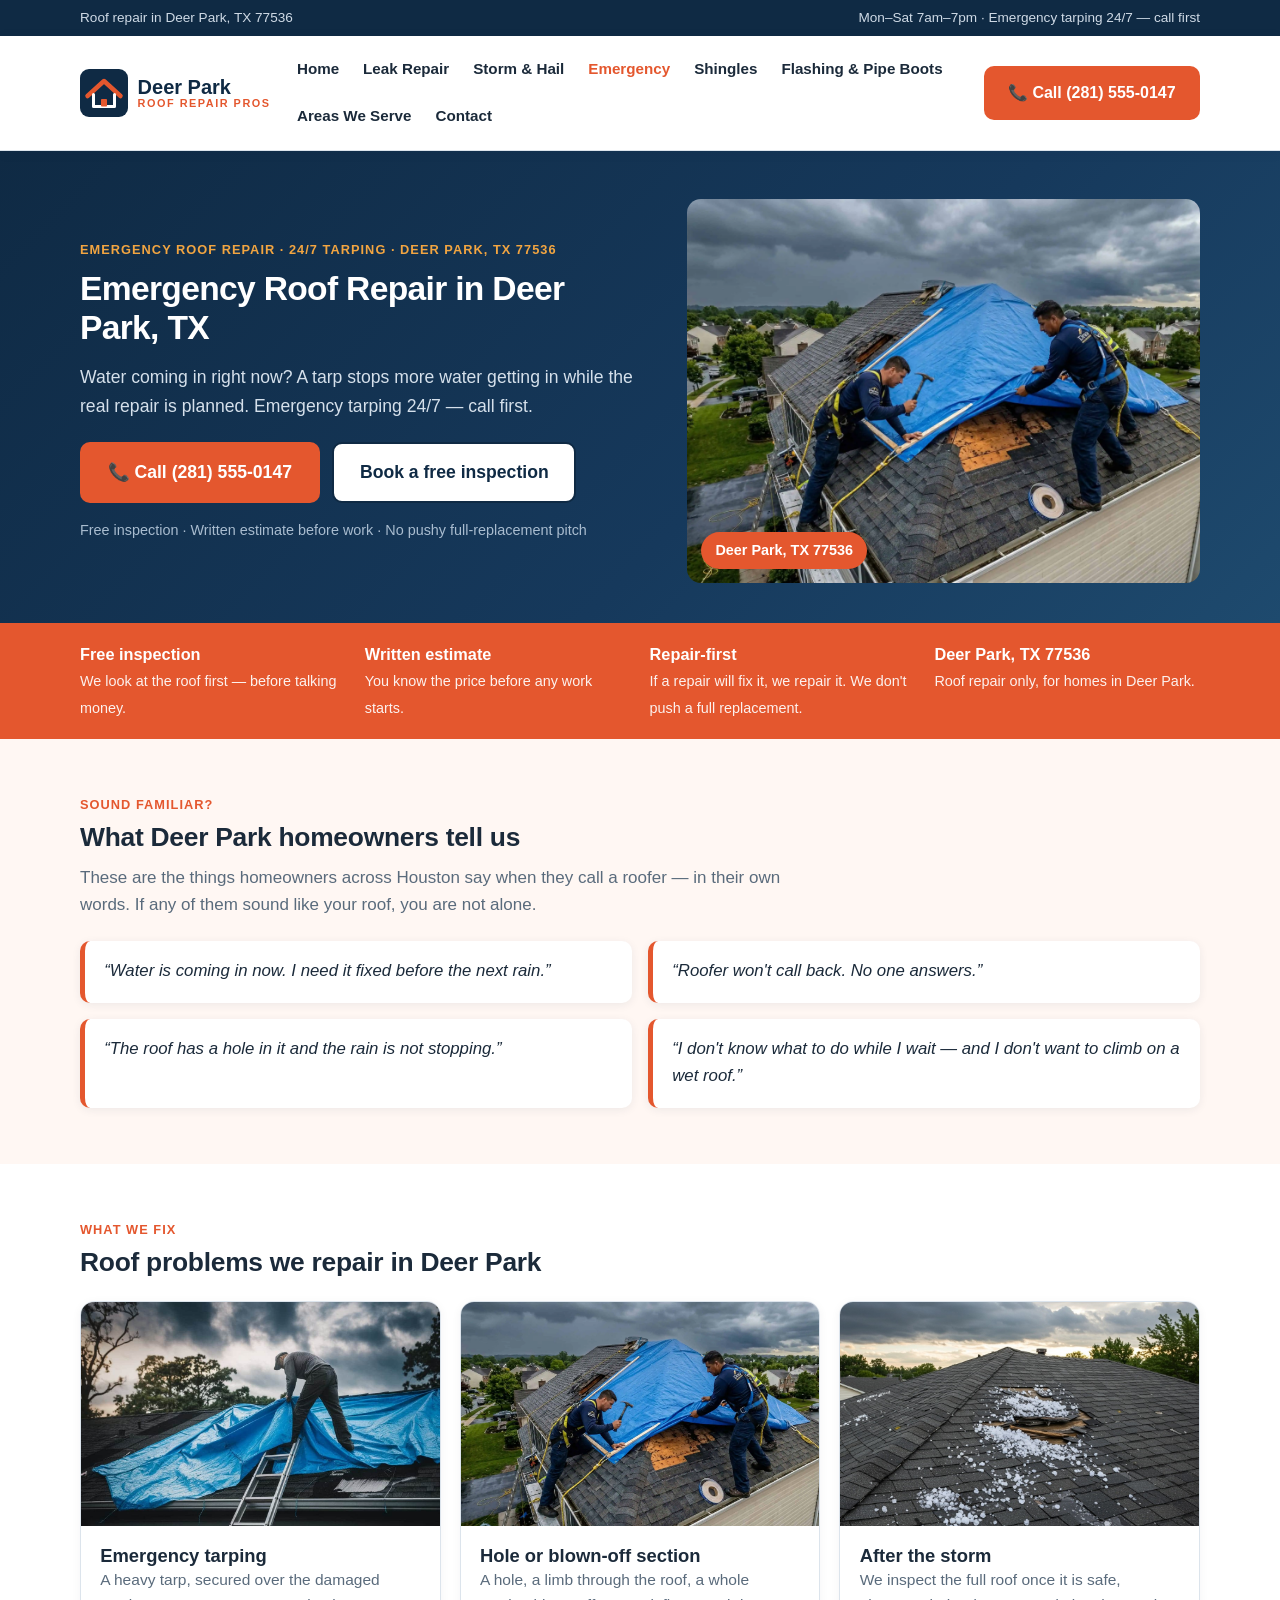
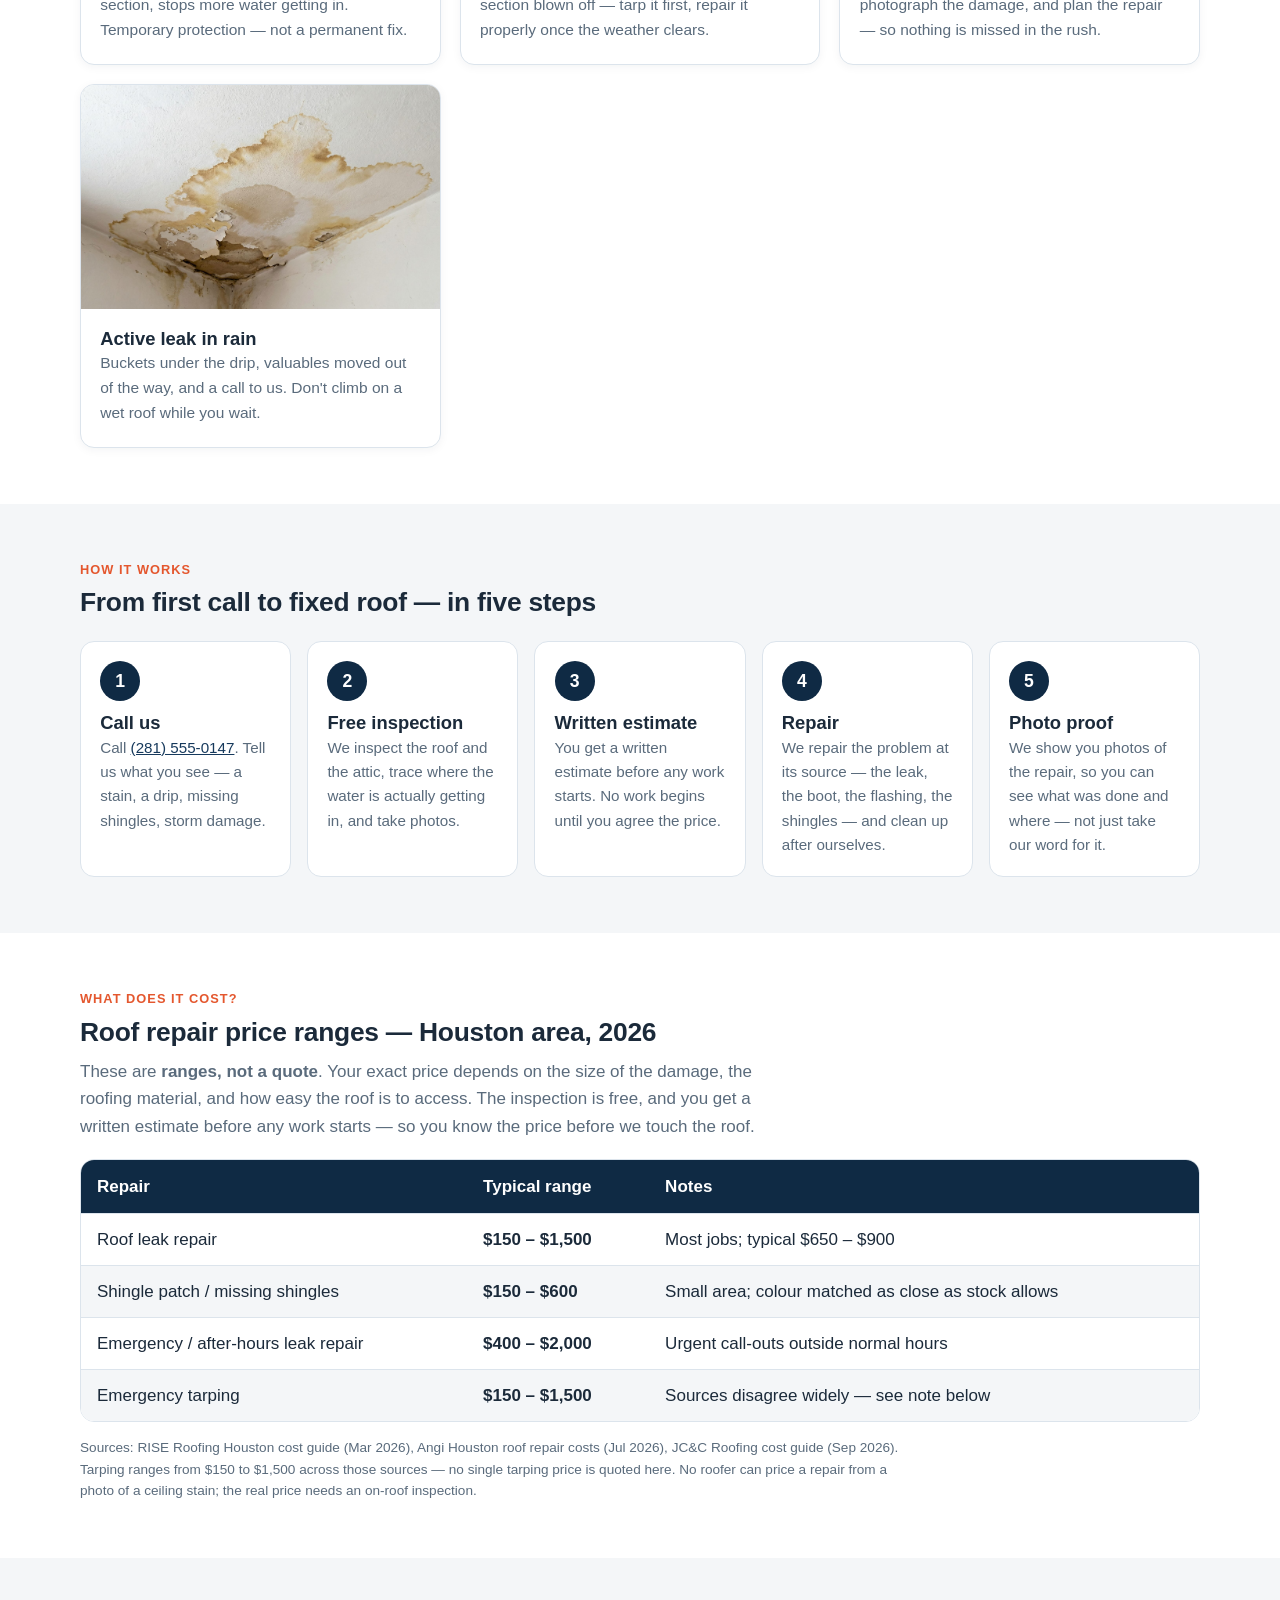
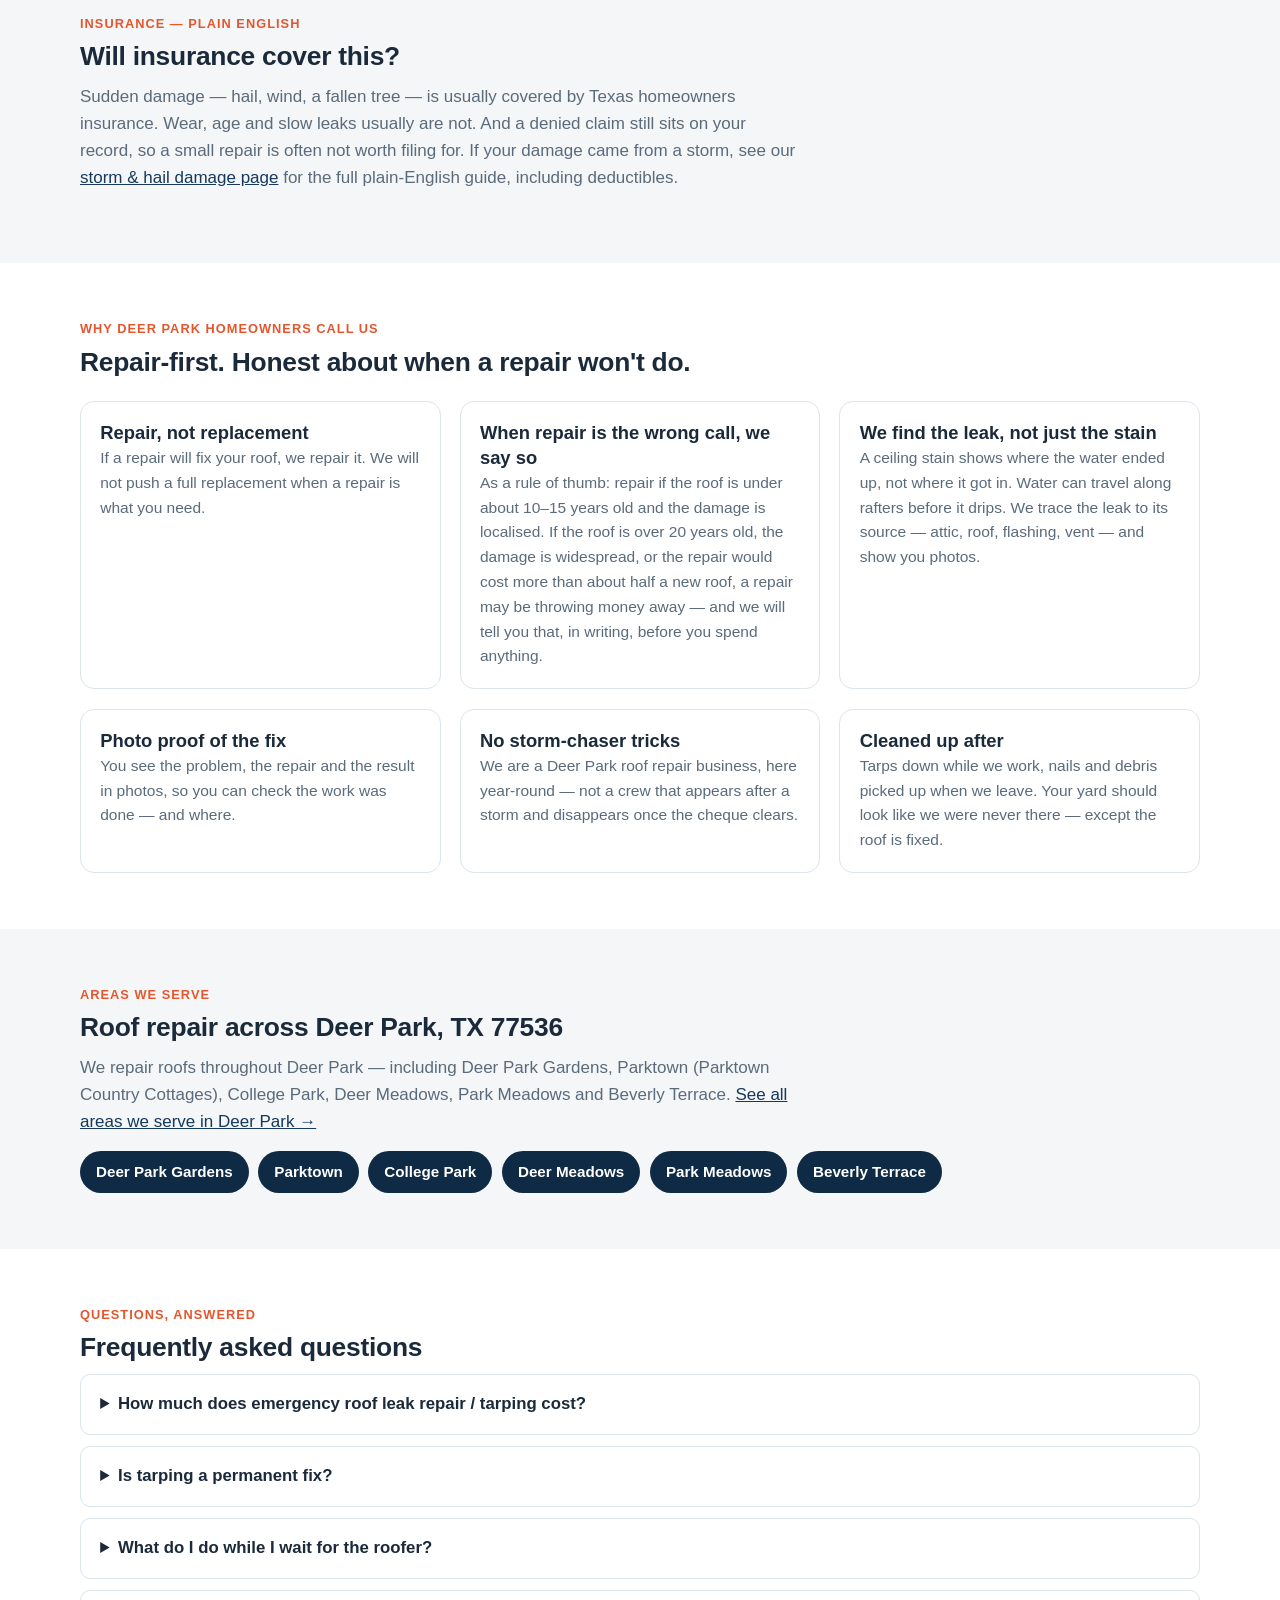
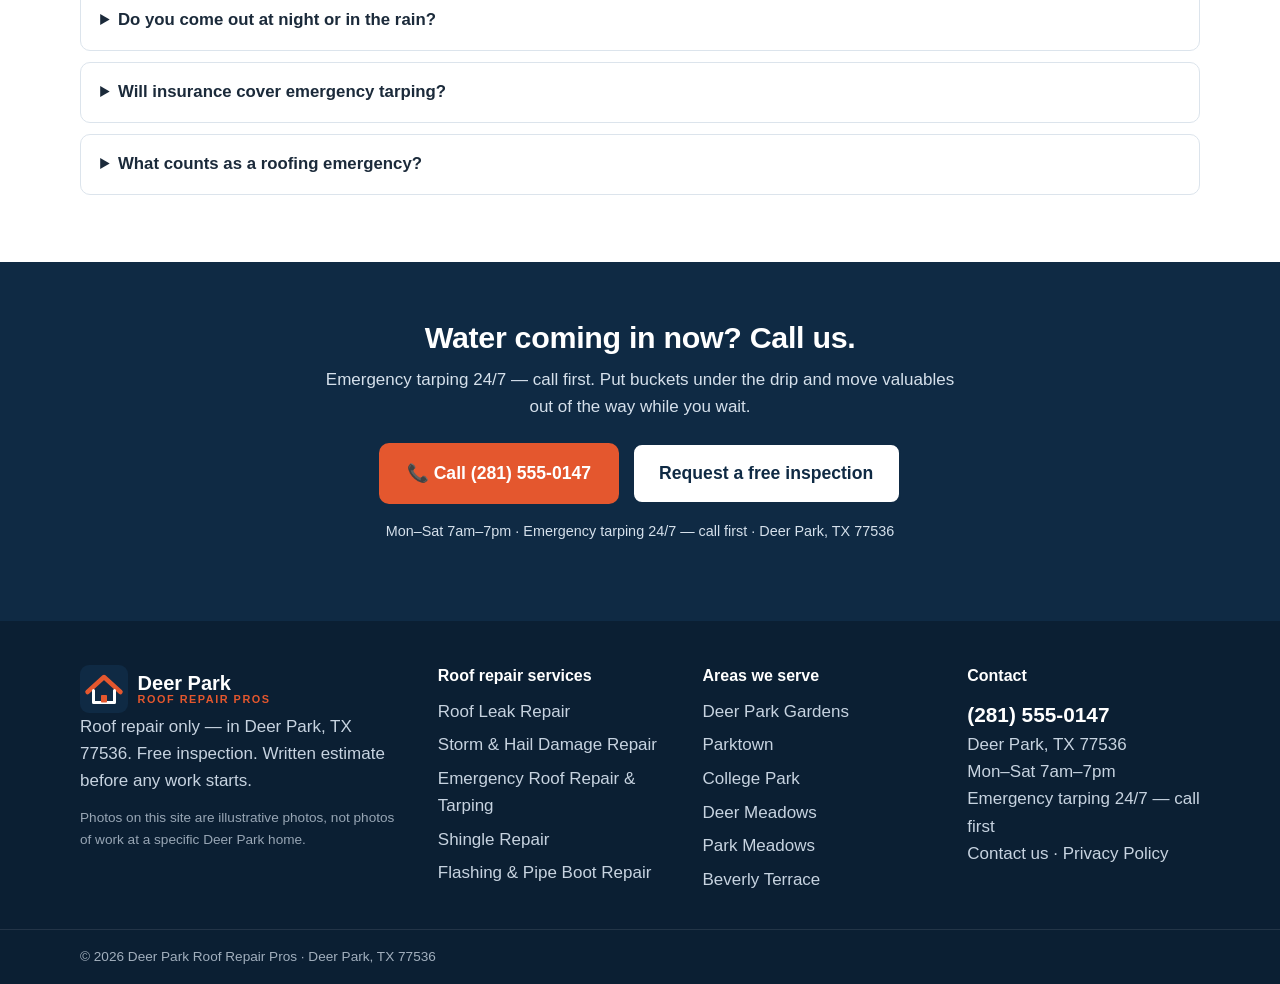
<file: emergency-roof-repair-tarping/index.html>
<!DOCTYPE html>
<html lang="en"><head><meta charset="utf-8"><meta name="viewport" content="width=device-width, initial-scale=1">
<title>Emergency Roof Repair in Deer Park, TX | Deer Park Roof Repair Pros</title><meta name="description" content="Emergency roof repair in Deer Park, TX 77536. 24/7 emergency tarping when water is coming in. Call (281) 555-0147 — call first.">
<link rel="canonical" href="https://deerparkroofrepair.com/emergency-roof-repair-tarping/"><link rel="icon" type="image/svg+xml" href="/favicon.svg">
<link rel="stylesheet" href="/styles.css"></head>
<body><div class="topbar"><div class="wrap topbar-in"><span>Roof repair in Deer Park, TX 77536</span><span class="topbar-hours">Mon–Sat 7am–7pm · Emergency tarping 24/7 — call first</span></div></div>
<header class="site-header"><div class="wrap header-in"><a class="brand" href="/" aria-label="Deer Park Roof Repair Pros — home"><svg class="logo-mark" viewBox="0 0 64 64" aria-hidden="true"><rect width="64" height="64" rx="12" fill="#0F2A44"/><path d="M10 36 L32 16 L54 36" fill="none" stroke="#E4572E" stroke-width="6" stroke-linecap="round" stroke-linejoin="round"/><path d="M18 34 V50 H46 V34" fill="none" stroke="#fff" stroke-width="4" stroke-linecap="round" stroke-linejoin="round"/><rect x="28" y="40" width="8" height="10" rx="1" fill="#E4572E"/></svg><span class="brand-text"><span class="brand-top">Deer Park</span><span class="brand-bottom">ROOF REPAIR PROS</span></span></a>
<button class="menu-btn" aria-expanded="false" aria-controls="mainnav" aria-label="Open menu">☰ <span>Menu</span></button>
<nav id="mainnav" class="mainnav" aria-label="Main navigation"><ul><li><a href="/">Home</a></li><li><a href="/roof-leak-repair/">Leak Repair</a></li><li><a href="/storm-hail-damage-repair/">Storm &amp; Hail</a></li><li><a href="/emergency-roof-repair-tarping/" class="active">Emergency</a></li><li><a href="/shingle-repair/">Shingles</a></li><li><a href="/flashing-pipe-boot-repair/">Flashing &amp; Pipe Boots</a></li><li><a href="/areas/">Areas We Serve</a></li><li><a href="/contact/">Contact</a></li></ul></nav>
<a class="btn btn-call header-call" href="tel:+12815550147">📞 Call (281) 555-0147</a></div></header><main><section class="hero"><div class="wrap hero-grid"><div class="hero-copy">
<p class="eyebrow">Emergency roof repair · 24/7 tarping · Deer Park, TX 77536</p><h1>Emergency Roof Repair in Deer Park, TX</h1><p class="hero-sub">Water coming in right now? A tarp stops more water getting in while the real repair is planned. Emergency tarping 24/7 — call first.</p>
<div class="hero-cta"><a class="btn btn-call btn-lg" href="tel:+12815550147">📞 Call (281) 555-0147</a><a class="btn btn-ghost btn-lg" href="/contact/">Book a free inspection</a></div>
<p class="hero-note">Free inspection · Written estimate before work · No pushy full-replacement pitch</p></div>
<div class="hero-img"><img src="/images/tarp-2.webp" alt="Roofer securing a blue emergency tarp over storm-damaged shingles in Deer Park, TX" loading="eager" width="1200" height="800"><span class="hero-badge">Deer Park, TX 77536</span></div></div></section>
<section class="trust"><div class="wrap trust-grid">
<div><strong>Free inspection</strong><span>We look at the roof first — before talking money.</span></div>
<div><strong>Written estimate</strong><span>You know the price before any work starts.</span></div>
<div><strong>Repair-first</strong><span>If a repair will fix it, we repair it. We don't push a full replacement.</span></div>
<div><strong>Deer Park, TX 77536</strong><span>Roof repair only, for homes in Deer Park.</span></div>
</div></section><section class="section pain"><div class="wrap"><p class="kicker">Sound familiar?</p><h2>What Deer Park homeowners tell us</h2>
<p class="lead">These are the things homeowners across Houston say when they call a roofer — in their own words. If any of them sound like your roof, you are not alone.</p>
<div class="quote-grid"><blockquote><p>“Water is coming in now. I need it fixed before the next rain.”</p></blockquote><blockquote><p>“Roofer won't call back. No one answers.”</p></blockquote><blockquote><p>“The roof has a hole in it and the rain is not stopping.”</p></blockquote><blockquote><p>“I don't know what to do while I wait — and I don't want to climb on a wet roof.”</p></blockquote></div></div></section><section class="section"><div class="wrap"><p class="kicker">What we fix</p><h2>Roof problems we repair in Deer Park</h2><div class="card-grid"><article class="card"><img src="/images/tarp.jpg" alt="Emergency blue roof tarp being secured over storm-damaged shingles" loading="lazy"><div class="card-body"><h3>Emergency tarping</h3><p>A heavy tarp, secured over the damaged section, stops more water getting in. Temporary protection — not a permanent fix.</p></div></article><article class="card"><img src="/images/tarp-2.webp" alt="Roofer nailing a batten over a blue emergency roof tarp" loading="lazy"><div class="card-body"><h3>Hole or blown-off section</h3><p>A hole, a limb through the roof, a whole section blown off — tarp it first, repair it properly once the weather clears.</p></div></article><article class="card"><img src="/images/hail-storm.jpg" alt="Roof torn open by hail with hailstones on the shingles" loading="lazy"><div class="card-body"><h3>After the storm</h3><p>We inspect the full roof once it is safe, photograph the damage, and plan the repair — so nothing is missed in the rush.</p></div></article><article class="card"><img src="/images/ceiling-stain.jpg" alt="Brown water stain on a ceiling from a roof leak in Deer Park, TX" loading="lazy"><div class="card-body"><h3>Active leak in rain</h3><p>Buckets under the drip, valuables moved out of the way, and a call to us. Don't climb on a wet roof while you wait.</p></div></article></div></div></section><section class="section alt"><div class="wrap"><p class="kicker">How it works</p><h2>From first call to fixed roof — in five steps</h2><ol class="steps"><li><span class="step-num">1</span><h3>Call us</h3><p>Call <a href="tel:+12815550147">(281) 555-0147</a>. Tell us what you see — a stain, a drip, missing shingles, storm damage.</p></li><li><span class="step-num">2</span><h3>Free inspection</h3><p>We inspect the roof and the attic, trace where the water is actually getting in, and take photos.</p></li><li><span class="step-num">3</span><h3>Written estimate</h3><p>You get a written estimate before any work starts. No work begins until you agree the price.</p></li><li><span class="step-num">4</span><h3>Repair</h3><p>We repair the problem at its source — the leak, the boot, the flashing, the shingles — and clean up after ourselves.</p></li><li><span class="step-num">5</span><h3>Photo proof</h3><p>We show you photos of the repair, so you can see what was done and where — not just take our word for it.</p></li></ol></div></section><section class="section"><div class="wrap"><p class="kicker">What does it cost?</p><h2>Roof repair price ranges — Houston area, 2026</h2>
<p class="lead">These are <strong>ranges, not a quote</strong>. Your exact price depends on the size of the damage, the roofing material, and how easy the roof is to access. The inspection is free, and you get a written estimate before any work starts — so you know the price before we touch the roof.</p>
<div class="table-wrap"><table class="prices"><thead><tr><th>Repair</th><th>Typical range</th><th>Notes</th></tr></thead><tbody><tr><td>Roof leak repair</td><td><strong>$150 – $1,500</strong></td><td>Most jobs; typical $650 – $900</td></tr><tr><td>Shingle patch / missing shingles</td><td><strong>$150 – $600</strong></td><td>Small area; colour matched as close as stock allows</td></tr><tr><td>Emergency / after-hours leak repair</td><td><strong>$400 – $2,000</strong></td><td>Urgent call-outs outside normal hours</td></tr><tr><td>Emergency tarping</td><td><strong>$150 – $1,500</strong></td><td>Sources disagree widely — see note below</td></tr></tbody></table></div>
<p class="source-note">Sources: RISE Roofing Houston cost guide (Mar 2026), Angi Houston roof repair costs (Jul 2026), JC&amp;C Roofing cost guide (Sep 2026). Tarping ranges from $150 to $1,500 across those sources — no single tarping price is quoted here. No roofer can price a repair from a photo of a ceiling stain; the real price needs an on-roof inspection.</p></div></section><section class="section alt"><div class="wrap"><p class="kicker">Insurance — plain English</p><h2>Will insurance cover this?</h2>
<p class="lead">Sudden damage — hail, wind, a fallen tree — is usually covered by Texas homeowners insurance. Wear, age and slow leaks usually are not. And a denied claim still sits on your record, so a small repair is often not worth filing for. If your damage came from a storm, see our <a href="/storm-hail-damage-repair/">storm &amp; hail damage page</a> for the full plain-English guide, including deductibles.</p></div></section><section class="section"><div class="wrap"><p class="kicker">Why Deer Park homeowners call us</p><h2>Repair-first. Honest about when a repair won't do.</h2>
<div class="why-grid">
<div><h3>Repair, not replacement</h3><p>If a repair will fix your roof, we repair it. We will not push a full replacement when a repair is what you need.</p></div>
<div><h3>When repair is the wrong call, we say so</h3><p>As a rule of thumb: repair if the roof is under about 10–15 years old and the damage is localised. If the roof is over 20 years old, the damage is widespread, or the repair would cost more than about half a new roof, a repair may be throwing money away — and we will tell you that, in writing, before you spend anything.</p></div>
<div><h3>We find the leak, not just the stain</h3><p>A ceiling stain shows where the water ended up, not where it got in. Water can travel along rafters before it drips. We trace the leak to its source — attic, roof, flashing, vent — and show you photos.</p></div>
<div><h3>Photo proof of the fix</h3><p>You see the problem, the repair and the result in photos, so you can check the work was done — and where.</p></div>
<div><h3>No storm-chaser tricks</h3><p>We are a Deer Park roof repair business, here year-round — not a crew that appears after a storm and disappears once the cheque clears.</p></div>
<div><h3>Cleaned up after</h3><p>Tarps down while we work, nails and debris picked up when we leave. Your yard should look like we were never there — except the roof is fixed.</p></div>
</div></div></section><section class="section alt"><div class="wrap"><p class="kicker">Areas we serve</p><h2>Roof repair across Deer Park, TX 77536</h2>
<p class="lead">We repair roofs throughout Deer Park — including Deer Park Gardens, Parktown (Parktown Country Cottages), College Park, Deer Meadows, Park Meadows and Beverly Terrace. <a href="/areas/">See all areas we serve in Deer Park →</a></p><ul class="chips"><li>Deer Park Gardens</li><li>Parktown</li><li>College Park</li><li>Deer Meadows</li><li>Park Meadows</li><li>Beverly Terrace</li></ul></div></section><section class="section"><div class="wrap faq-wrap"><p class="kicker">Questions, answered</p><h2>Frequently asked questions</h2><details><summary>How much does emergency roof leak repair / tarping cost?</summary><p>Emergency after-hours leak repair in Houston runs about $400–$2,000 (RISE, Mar 2026). Tarping ranges from $150 to $1,500 across sources — no single tarping price is quoted here, because the sources disagree that widely. Your price comes from a free inspection and a written estimate.</p></details><details><summary>Is tarping a permanent fix?</summary><p>No. A tarp is temporary protection — it stops more water getting in while the real repair is planned. It is not a roof, and it should not be left on for months.</p></details><details><summary>What do I do while I wait for the roofer?</summary><p>Put buckets under the drip, move valuables and furniture out of the way, and take photos of the damage for your records. Do not climb on a wet roof, and do not make permanent repairs before your insurer has seen storm damage.</p></details><details><summary>Do you come out at night or in the rain?</summary><p>Emergency tarping is available 24/7 — call first and we will tell you honestly when we can get there. Some work cannot be done safely in heavy rain or lightning, and we will not pretend otherwise.</p></details><details><summary>Will insurance cover emergency tarping?</summary><p>Temporary repairs to stop more damage are normally part of a storm claim — but check your policy, keep receipts, and photograph everything before and after the tarp goes on.</p></details><details><summary>What counts as a roofing emergency?</summary><p>Water coming in, a hole in the roof, a limb through the roof, or a section blown off. A small drip that only shows after rain is urgent — but it is not an emergency. Call either way and we will tell you honestly which one it is.</p></details></div></section><section class="final-cta"><div class="wrap"><h2>Water coming in now? Call us.</h2><p>Emergency tarping 24/7 — call first. Put buckets under the drip and move valuables out of the way while you wait.</p>
<div class="hero-cta"><a class="btn btn-call btn-lg" href="tel:+12815550147">📞 Call (281) 555-0147</a><a class="btn btn-ghost btn-lg" href="/contact/">Request a free inspection</a></div>
<p class="hero-note">Mon–Sat 7am–7pm · Emergency tarping 24/7 — call first · Deer Park, TX 77536</p></div></section></main><footer class="site-footer"><div class="wrap footer-grid">
<div><div class="footer-brand"><a class="brand" href="/" aria-label="Deer Park Roof Repair Pros — home"><svg class="logo-mark" viewBox="0 0 64 64" aria-hidden="true"><rect width="64" height="64" rx="12" fill="#0F2A44"/><path d="M10 36 L32 16 L54 36" fill="none" stroke="#E4572E" stroke-width="6" stroke-linecap="round" stroke-linejoin="round"/><path d="M18 34 V50 H46 V34" fill="none" stroke="#fff" stroke-width="4" stroke-linecap="round" stroke-linejoin="round"/><rect x="28" y="40" width="8" height="10" rx="1" fill="#E4572E"/></svg><span class="brand-text"><span class="brand-top">Deer Park</span><span class="brand-bottom">ROOF REPAIR PROS</span></span></a></div><p>Roof repair only — in Deer Park, TX 77536. Free inspection. Written estimate before any work starts.</p><p class="footer-note">Photos on this site are illustrative photos, not photos of work at a specific Deer Park home.</p></div>
<div><h3>Roof repair services</h3><ul><li><a href="/roof-leak-repair/">Roof Leak Repair</a></li><li><a href="/storm-hail-damage-repair/">Storm &amp; Hail Damage Repair</a></li><li><a href="/emergency-roof-repair-tarping/">Emergency Roof Repair &amp; Tarping</a></li><li><a href="/shingle-repair/">Shingle Repair</a></li><li><a href="/flashing-pipe-boot-repair/">Flashing &amp; Pipe Boot Repair</a></li></ul></div>
<div><h3>Areas we serve</h3><ul><li><a href="/areas/">Deer Park Gardens</a></li><li><a href="/areas/">Parktown</a></li><li><a href="/areas/">College Park</a></li><li><a href="/areas/">Deer Meadows</a></li><li><a href="/areas/">Park Meadows</a></li><li><a href="/areas/">Beverly Terrace</a></li></ul></div>
<div><h3>Contact</h3><p><a class="footer-phone" href="tel:+12815550147">(281) 555-0147</a><br>Deer Park, TX 77536<br>Mon–Sat 7am–7pm<br>Emergency tarping 24/7 — call first</p><p><a href="/contact/">Contact us</a> · <a href="/privacy-policy/">Privacy Policy</a></p></div>
</div><div class="footer-base"><div class="wrap">© 2026 Deer Park Roof Repair Pros · Deer Park, TX 77536</div></div></footer>
<div class="mobile-callbar"><a href="tel:+12815550147">📞 Call Now — (281) 555-0147</a></div><script src="/script.js"></script></body></html>
</file>
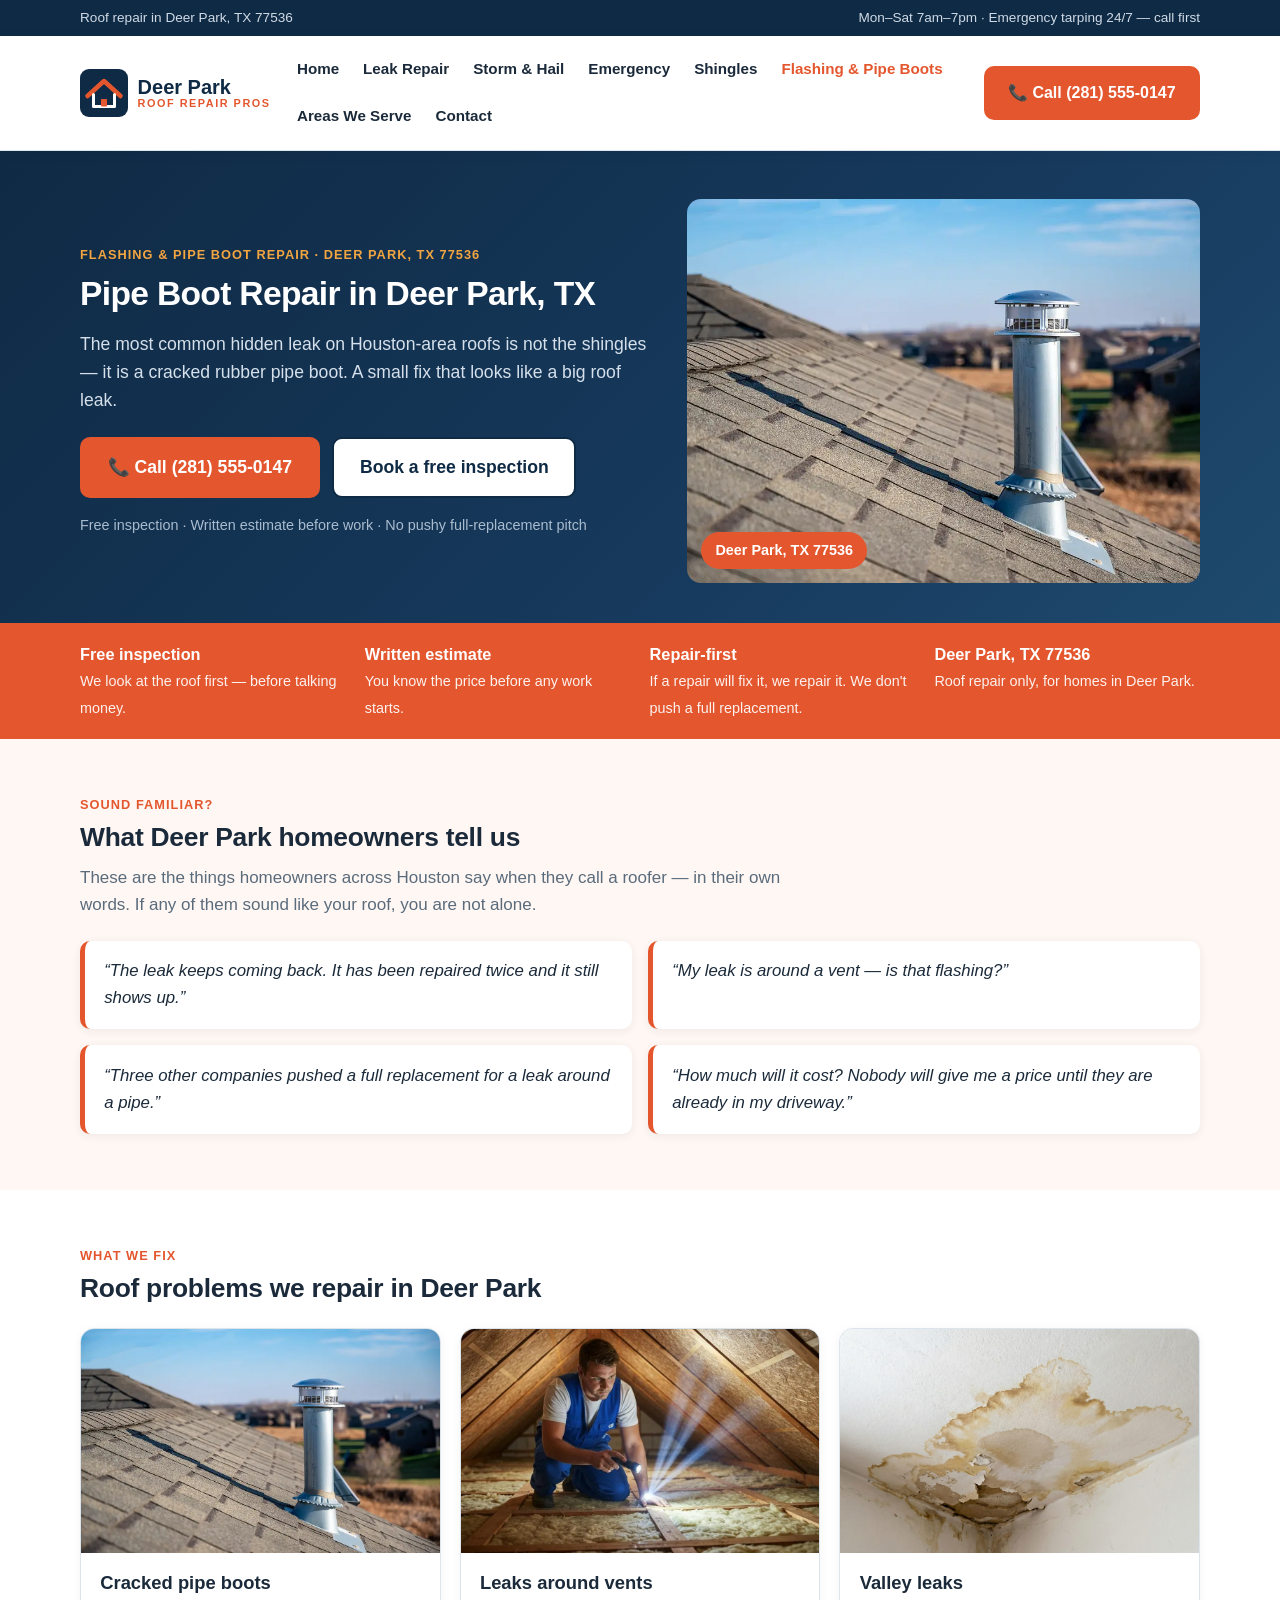
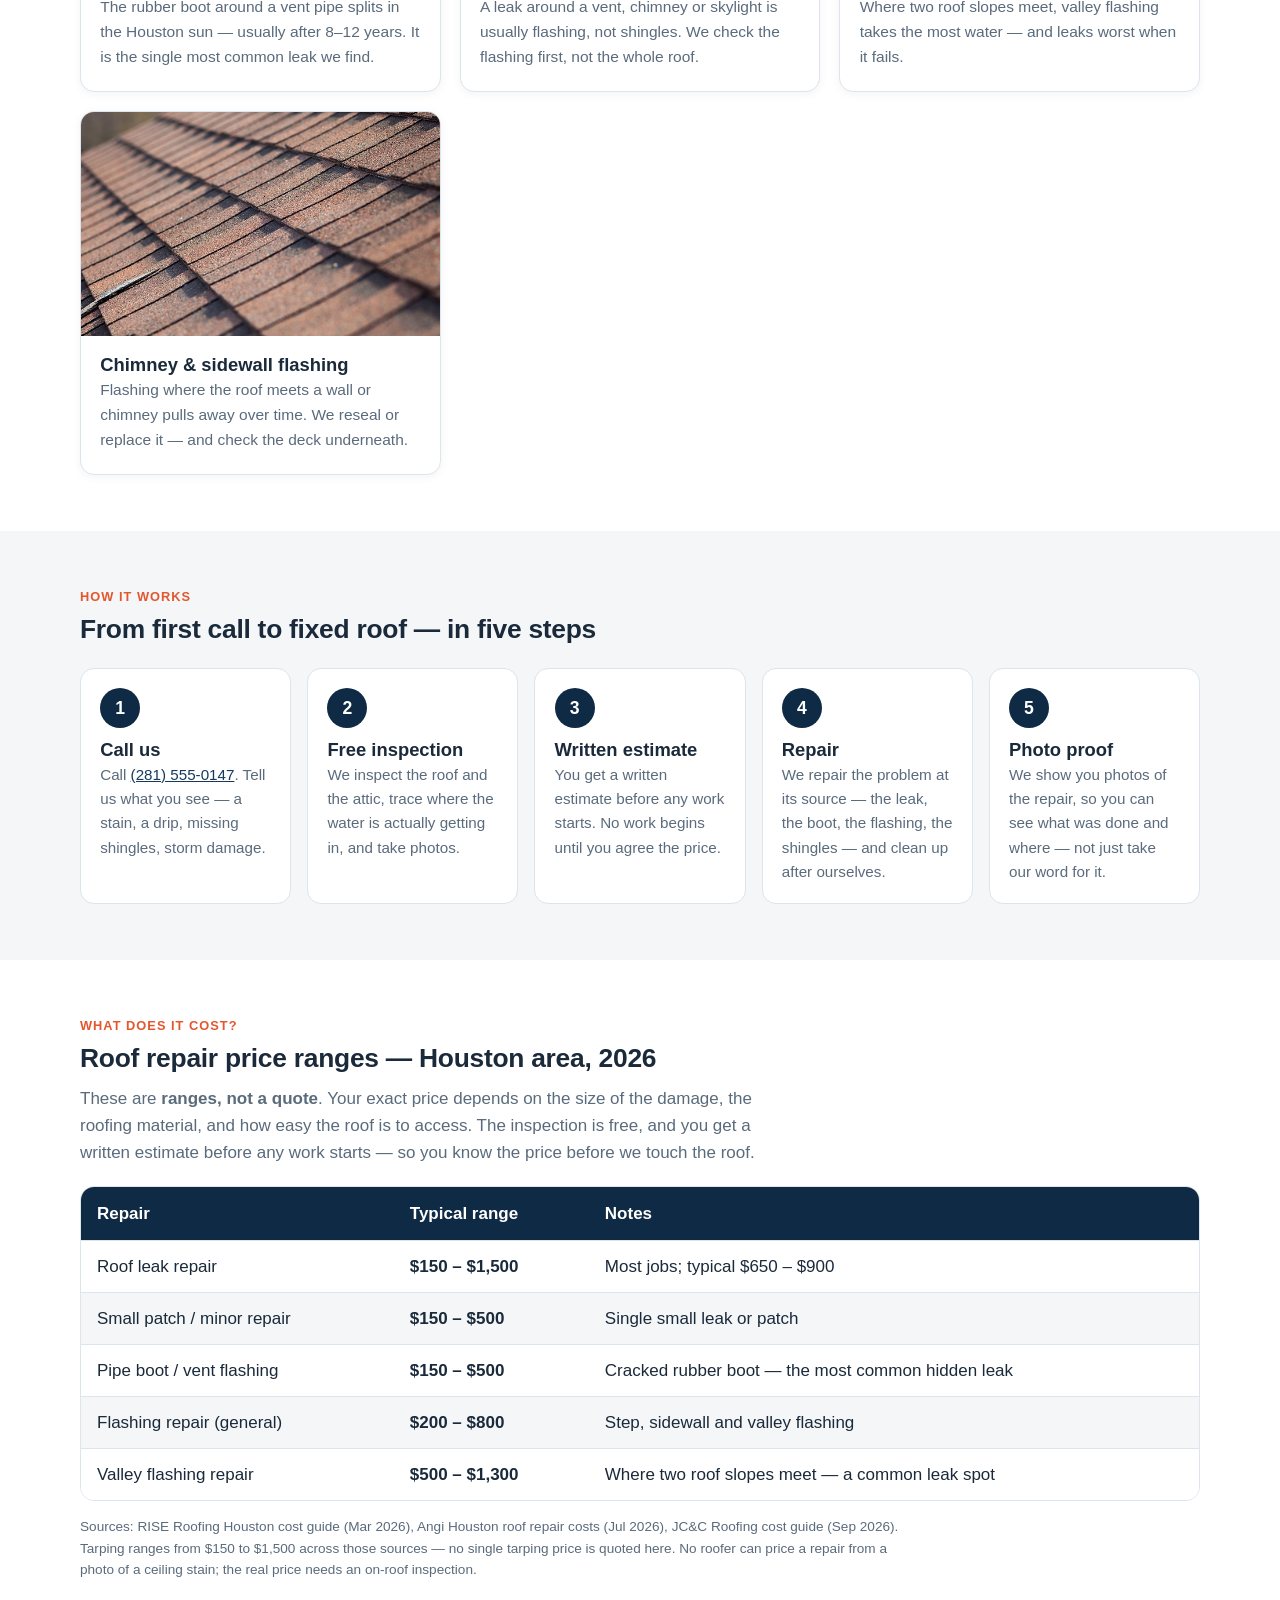
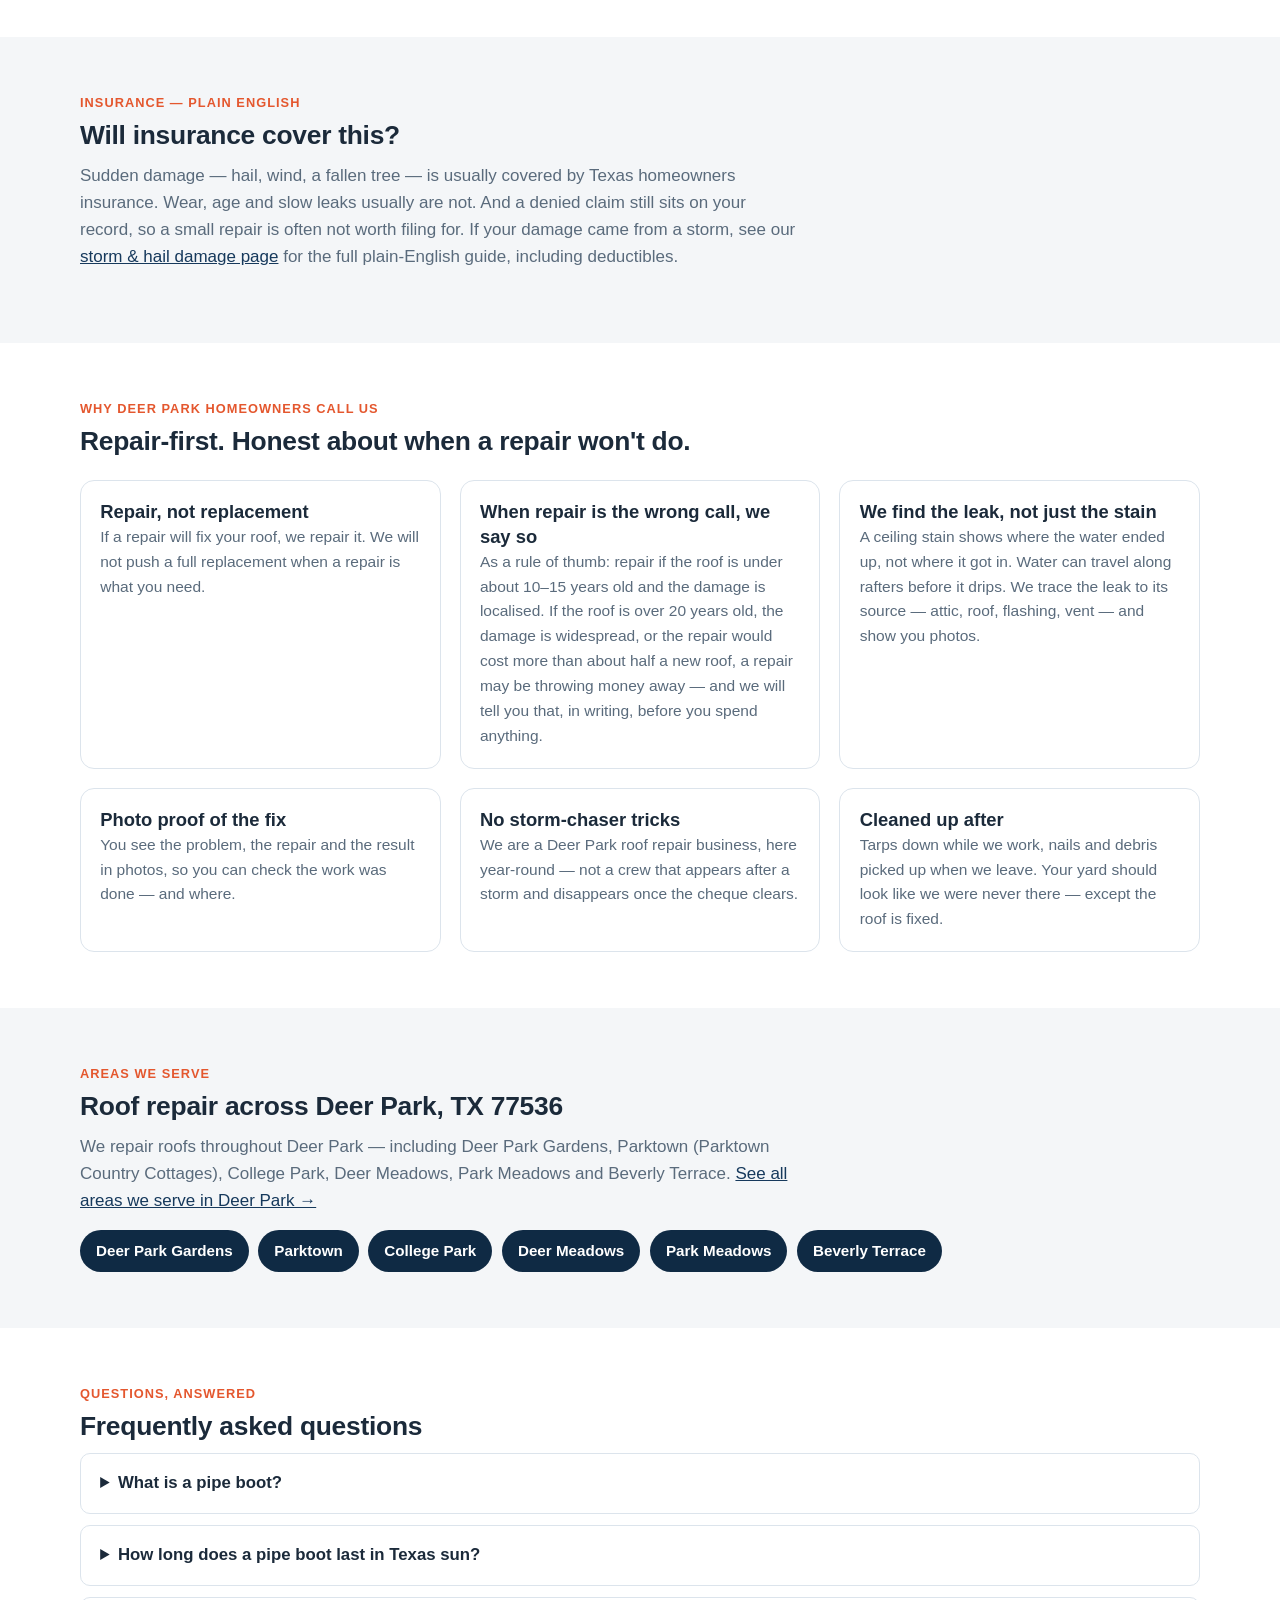
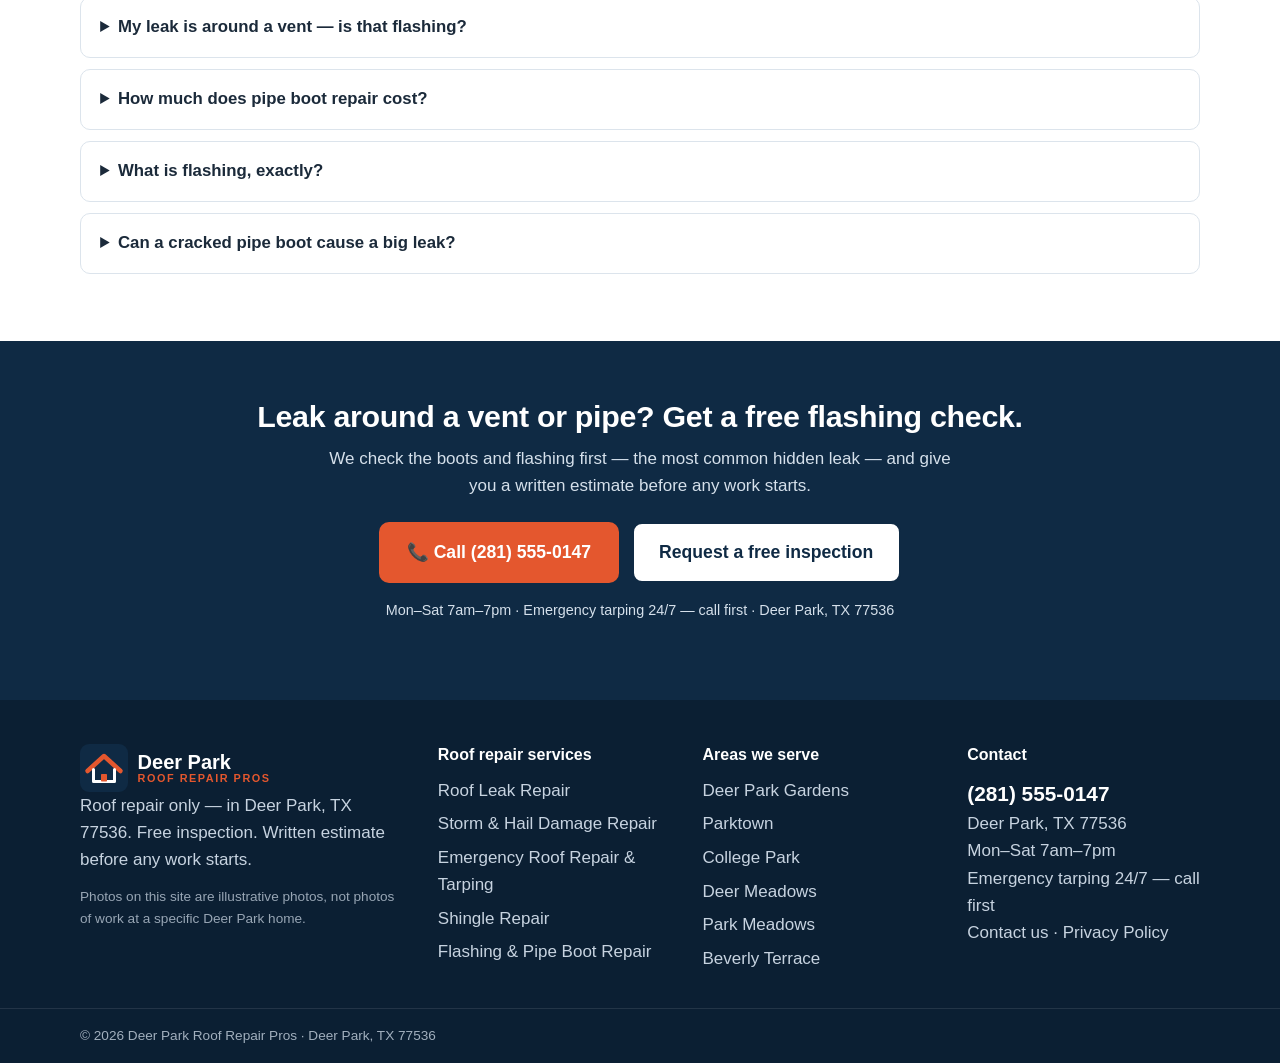
<file: flashing-pipe-boot-repair/index.html>
<!DOCTYPE html>
<html lang="en"><head><meta charset="utf-8"><meta name="viewport" content="width=device-width, initial-scale=1">
<title>Pipe Boot Repair in Deer Park, TX | Deer Park Roof Repair Pros</title><meta name="description" content="Pipe boot repair in Deer Park, TX 77536. Cracked vent pipe boots and failed flashing — the most common hidden leak. Free inspection — call (281) 555-0147.">
<link rel="canonical" href="https://deerparkroofrepair.com/flashing-pipe-boot-repair/"><link rel="icon" type="image/svg+xml" href="/favicon.svg">
<link rel="stylesheet" href="/styles.css"></head>
<body><div class="topbar"><div class="wrap topbar-in"><span>Roof repair in Deer Park, TX 77536</span><span class="topbar-hours">Mon–Sat 7am–7pm · Emergency tarping 24/7 — call first</span></div></div>
<header class="site-header"><div class="wrap header-in"><a class="brand" href="/" aria-label="Deer Park Roof Repair Pros — home"><svg class="logo-mark" viewBox="0 0 64 64" aria-hidden="true"><rect width="64" height="64" rx="12" fill="#0F2A44"/><path d="M10 36 L32 16 L54 36" fill="none" stroke="#E4572E" stroke-width="6" stroke-linecap="round" stroke-linejoin="round"/><path d="M18 34 V50 H46 V34" fill="none" stroke="#fff" stroke-width="4" stroke-linecap="round" stroke-linejoin="round"/><rect x="28" y="40" width="8" height="10" rx="1" fill="#E4572E"/></svg><span class="brand-text"><span class="brand-top">Deer Park</span><span class="brand-bottom">ROOF REPAIR PROS</span></span></a>
<button class="menu-btn" aria-expanded="false" aria-controls="mainnav" aria-label="Open menu">☰ <span>Menu</span></button>
<nav id="mainnav" class="mainnav" aria-label="Main navigation"><ul><li><a href="/">Home</a></li><li><a href="/roof-leak-repair/">Leak Repair</a></li><li><a href="/storm-hail-damage-repair/">Storm &amp; Hail</a></li><li><a href="/emergency-roof-repair-tarping/">Emergency</a></li><li><a href="/shingle-repair/">Shingles</a></li><li><a href="/flashing-pipe-boot-repair/" class="active">Flashing &amp; Pipe Boots</a></li><li><a href="/areas/">Areas We Serve</a></li><li><a href="/contact/">Contact</a></li></ul></nav>
<a class="btn btn-call header-call" href="tel:+12815550147">📞 Call (281) 555-0147</a></div></header><main><section class="hero"><div class="wrap hero-grid"><div class="hero-copy">
<p class="eyebrow">Flashing & pipe boot repair · Deer Park, TX 77536</p><h1>Pipe Boot Repair in Deer Park, TX</h1><p class="hero-sub">The most common hidden leak on Houston-area roofs is not the shingles — it is a cracked rubber pipe boot. A small fix that looks like a big roof leak.</p>
<div class="hero-cta"><a class="btn btn-call btn-lg" href="tel:+12815550147">📞 Call (281) 555-0147</a><a class="btn btn-ghost btn-lg" href="/contact/">Book a free inspection</a></div>
<p class="hero-note">Free inspection · Written estimate before work · No pushy full-replacement pitch</p></div>
<div class="hero-img"><img src="/images/pipe-boot.webp" alt="Metal vent pipe and flashing boot on an asphalt shingle roof in Deer Park, TX" loading="eager" width="1200" height="800"><span class="hero-badge">Deer Park, TX 77536</span></div></div></section>
<section class="trust"><div class="wrap trust-grid">
<div><strong>Free inspection</strong><span>We look at the roof first — before talking money.</span></div>
<div><strong>Written estimate</strong><span>You know the price before any work starts.</span></div>
<div><strong>Repair-first</strong><span>If a repair will fix it, we repair it. We don't push a full replacement.</span></div>
<div><strong>Deer Park, TX 77536</strong><span>Roof repair only, for homes in Deer Park.</span></div>
</div></section><section class="section pain"><div class="wrap"><p class="kicker">Sound familiar?</p><h2>What Deer Park homeowners tell us</h2>
<p class="lead">These are the things homeowners across Houston say when they call a roofer — in their own words. If any of them sound like your roof, you are not alone.</p>
<div class="quote-grid"><blockquote><p>“The leak keeps coming back. It has been repaired twice and it still shows up.”</p></blockquote><blockquote><p>“My leak is around a vent — is that flashing?”</p></blockquote><blockquote><p>“Three other companies pushed a full replacement for a leak around a pipe.”</p></blockquote><blockquote><p>“How much will it cost? Nobody will give me a price until they are already in my driveway.”</p></blockquote></div></div></section><section class="section"><div class="wrap"><p class="kicker">What we fix</p><h2>Roof problems we repair in Deer Park</h2><div class="card-grid"><article class="card"><img src="/images/pipe-boot.webp" alt="Metal vent pipe and flashing boot on an asphalt shingle roof" loading="lazy"><div class="card-body"><h3>Cracked pipe boots</h3><p>The rubber boot around a vent pipe splits in the Houston sun — usually after 8–12 years. It is the single most common leak we find.</p></div></article><article class="card"><img src="/images/attic-inspection.jpg" alt="Inspector checking an attic for moisture and roof leak damage" loading="lazy"><div class="card-body"><h3>Leaks around vents</h3><p>A leak around a vent, chimney or skylight is usually flashing, not shingles. We check the flashing first, not the whole roof.</p></div></article><article class="card"><img src="/images/ceiling-stain.jpg" alt="Brown water stain on a ceiling from a roof leak in Deer Park, TX" loading="lazy"><div class="card-body"><h3>Valley leaks</h3><p>Where two roof slopes meet, valley flashing takes the most water — and leaks worst when it fails.</p></div></article><article class="card"><img src="/images/shingles-close.jpg" alt="Close-up of dark grey asphalt roof shingles" loading="lazy"><div class="card-body"><h3>Chimney & sidewall flashing</h3><p>Flashing where the roof meets a wall or chimney pulls away over time. We reseal or replace it — and check the deck underneath.</p></div></article></div></div></section><section class="section alt"><div class="wrap"><p class="kicker">How it works</p><h2>From first call to fixed roof — in five steps</h2><ol class="steps"><li><span class="step-num">1</span><h3>Call us</h3><p>Call <a href="tel:+12815550147">(281) 555-0147</a>. Tell us what you see — a stain, a drip, missing shingles, storm damage.</p></li><li><span class="step-num">2</span><h3>Free inspection</h3><p>We inspect the roof and the attic, trace where the water is actually getting in, and take photos.</p></li><li><span class="step-num">3</span><h3>Written estimate</h3><p>You get a written estimate before any work starts. No work begins until you agree the price.</p></li><li><span class="step-num">4</span><h3>Repair</h3><p>We repair the problem at its source — the leak, the boot, the flashing, the shingles — and clean up after ourselves.</p></li><li><span class="step-num">5</span><h3>Photo proof</h3><p>We show you photos of the repair, so you can see what was done and where — not just take our word for it.</p></li></ol></div></section><section class="section"><div class="wrap"><p class="kicker">What does it cost?</p><h2>Roof repair price ranges — Houston area, 2026</h2>
<p class="lead">These are <strong>ranges, not a quote</strong>. Your exact price depends on the size of the damage, the roofing material, and how easy the roof is to access. The inspection is free, and you get a written estimate before any work starts — so you know the price before we touch the roof.</p>
<div class="table-wrap"><table class="prices"><thead><tr><th>Repair</th><th>Typical range</th><th>Notes</th></tr></thead><tbody><tr><td>Roof leak repair</td><td><strong>$150 – $1,500</strong></td><td>Most jobs; typical $650 – $900</td></tr><tr><td>Small patch / minor repair</td><td><strong>$150 – $500</strong></td><td>Single small leak or patch</td></tr><tr><td>Pipe boot / vent flashing</td><td><strong>$150 – $500</strong></td><td>Cracked rubber boot — the most common hidden leak</td></tr><tr><td>Flashing repair (general)</td><td><strong>$200 – $800</strong></td><td>Step, sidewall and valley flashing</td></tr><tr><td>Valley flashing repair</td><td><strong>$500 – $1,300</strong></td><td>Where two roof slopes meet — a common leak spot</td></tr></tbody></table></div>
<p class="source-note">Sources: RISE Roofing Houston cost guide (Mar 2026), Angi Houston roof repair costs (Jul 2026), JC&amp;C Roofing cost guide (Sep 2026). Tarping ranges from $150 to $1,500 across those sources — no single tarping price is quoted here. No roofer can price a repair from a photo of a ceiling stain; the real price needs an on-roof inspection.</p></div></section><section class="section alt"><div class="wrap"><p class="kicker">Insurance — plain English</p><h2>Will insurance cover this?</h2>
<p class="lead">Sudden damage — hail, wind, a fallen tree — is usually covered by Texas homeowners insurance. Wear, age and slow leaks usually are not. And a denied claim still sits on your record, so a small repair is often not worth filing for. If your damage came from a storm, see our <a href="/storm-hail-damage-repair/">storm &amp; hail damage page</a> for the full plain-English guide, including deductibles.</p></div></section><section class="section"><div class="wrap"><p class="kicker">Why Deer Park homeowners call us</p><h2>Repair-first. Honest about when a repair won't do.</h2>
<div class="why-grid">
<div><h3>Repair, not replacement</h3><p>If a repair will fix your roof, we repair it. We will not push a full replacement when a repair is what you need.</p></div>
<div><h3>When repair is the wrong call, we say so</h3><p>As a rule of thumb: repair if the roof is under about 10–15 years old and the damage is localised. If the roof is over 20 years old, the damage is widespread, or the repair would cost more than about half a new roof, a repair may be throwing money away — and we will tell you that, in writing, before you spend anything.</p></div>
<div><h3>We find the leak, not just the stain</h3><p>A ceiling stain shows where the water ended up, not where it got in. Water can travel along rafters before it drips. We trace the leak to its source — attic, roof, flashing, vent — and show you photos.</p></div>
<div><h3>Photo proof of the fix</h3><p>You see the problem, the repair and the result in photos, so you can check the work was done — and where.</p></div>
<div><h3>No storm-chaser tricks</h3><p>We are a Deer Park roof repair business, here year-round — not a crew that appears after a storm and disappears once the cheque clears.</p></div>
<div><h3>Cleaned up after</h3><p>Tarps down while we work, nails and debris picked up when we leave. Your yard should look like we were never there — except the roof is fixed.</p></div>
</div></div></section><section class="section alt"><div class="wrap"><p class="kicker">Areas we serve</p><h2>Roof repair across Deer Park, TX 77536</h2>
<p class="lead">We repair roofs throughout Deer Park — including Deer Park Gardens, Parktown (Parktown Country Cottages), College Park, Deer Meadows, Park Meadows and Beverly Terrace. <a href="/areas/">See all areas we serve in Deer Park →</a></p><ul class="chips"><li>Deer Park Gardens</li><li>Parktown</li><li>College Park</li><li>Deer Meadows</li><li>Park Meadows</li><li>Beverly Terrace</li></ul></div></section><section class="section"><div class="wrap faq-wrap"><p class="kicker">Questions, answered</p><h2>Frequently asked questions</h2><details><summary>What is a pipe boot?</summary><p>A pipe boot is the rubber or metal collar that seals around a vent pipe where it comes through your roof. It keeps water out of the hole the pipe passes through. When the rubber cracks, water runs straight down the pipe into your attic.</p></details><details><summary>How long does a pipe boot last in Texas sun?</summary><p>Rubber pipe boots typically crack after 8–12 years in Houston's UV and heat. On roofs over 10 years old, a cracked boot is the number-one leak source.</p></details><details><summary>My leak is around a vent — is that flashing?</summary><p>Very likely, yes. Leaks around vents, chimneys and skylights are usually flashing or a pipe boot, not the shingles. That is good news — it is usually a small, cheap fix, not a new roof.</p></details><details><summary>How much does pipe boot repair cost?</summary><p>In Houston, pipe boot replacement runs about $150–$500 (RISE; Tell Project). Some Houston roofers list it at $225. Your price needs an inspection — if the deck underneath is rotted, the repair is bigger.</p></details><details><summary>What is flashing, exactly?</summary><p>Flashing is the thin metal that seals the joints of a roof — where it meets a wall, a chimney, a vent, or another slope (a valley). When flashing fails, water gets in at the joint, even if the shingles look fine.</p></details><details><summary>Can a cracked pipe boot cause a big leak?</summary><p>Yes. A cracked boot can let in a surprising amount of water in a Houston downpour — and because it is hidden on the roof, the leak can run for months before the ceiling stain shows up.</p></details></div></section><section class="final-cta"><div class="wrap"><h2>Leak around a vent or pipe? Get a free flashing check.</h2><p>We check the boots and flashing first — the most common hidden leak — and give you a written estimate before any work starts.</p>
<div class="hero-cta"><a class="btn btn-call btn-lg" href="tel:+12815550147">📞 Call (281) 555-0147</a><a class="btn btn-ghost btn-lg" href="/contact/">Request a free inspection</a></div>
<p class="hero-note">Mon–Sat 7am–7pm · Emergency tarping 24/7 — call first · Deer Park, TX 77536</p></div></section></main><footer class="site-footer"><div class="wrap footer-grid">
<div><div class="footer-brand"><a class="brand" href="/" aria-label="Deer Park Roof Repair Pros — home"><svg class="logo-mark" viewBox="0 0 64 64" aria-hidden="true"><rect width="64" height="64" rx="12" fill="#0F2A44"/><path d="M10 36 L32 16 L54 36" fill="none" stroke="#E4572E" stroke-width="6" stroke-linecap="round" stroke-linejoin="round"/><path d="M18 34 V50 H46 V34" fill="none" stroke="#fff" stroke-width="4" stroke-linecap="round" stroke-linejoin="round"/><rect x="28" y="40" width="8" height="10" rx="1" fill="#E4572E"/></svg><span class="brand-text"><span class="brand-top">Deer Park</span><span class="brand-bottom">ROOF REPAIR PROS</span></span></a></div><p>Roof repair only — in Deer Park, TX 77536. Free inspection. Written estimate before any work starts.</p><p class="footer-note">Photos on this site are illustrative photos, not photos of work at a specific Deer Park home.</p></div>
<div><h3>Roof repair services</h3><ul><li><a href="/roof-leak-repair/">Roof Leak Repair</a></li><li><a href="/storm-hail-damage-repair/">Storm &amp; Hail Damage Repair</a></li><li><a href="/emergency-roof-repair-tarping/">Emergency Roof Repair &amp; Tarping</a></li><li><a href="/shingle-repair/">Shingle Repair</a></li><li><a href="/flashing-pipe-boot-repair/">Flashing &amp; Pipe Boot Repair</a></li></ul></div>
<div><h3>Areas we serve</h3><ul><li><a href="/areas/">Deer Park Gardens</a></li><li><a href="/areas/">Parktown</a></li><li><a href="/areas/">College Park</a></li><li><a href="/areas/">Deer Meadows</a></li><li><a href="/areas/">Park Meadows</a></li><li><a href="/areas/">Beverly Terrace</a></li></ul></div>
<div><h3>Contact</h3><p><a class="footer-phone" href="tel:+12815550147">(281) 555-0147</a><br>Deer Park, TX 77536<br>Mon–Sat 7am–7pm<br>Emergency tarping 24/7 — call first</p><p><a href="/contact/">Contact us</a> · <a href="/privacy-policy/">Privacy Policy</a></p></div>
</div><div class="footer-base"><div class="wrap">© 2026 Deer Park Roof Repair Pros · Deer Park, TX 77536</div></div></footer>
<div class="mobile-callbar"><a href="tel:+12815550147">📞 Call Now — (281) 555-0147</a></div><script src="/script.js"></script></body></html>
</file>
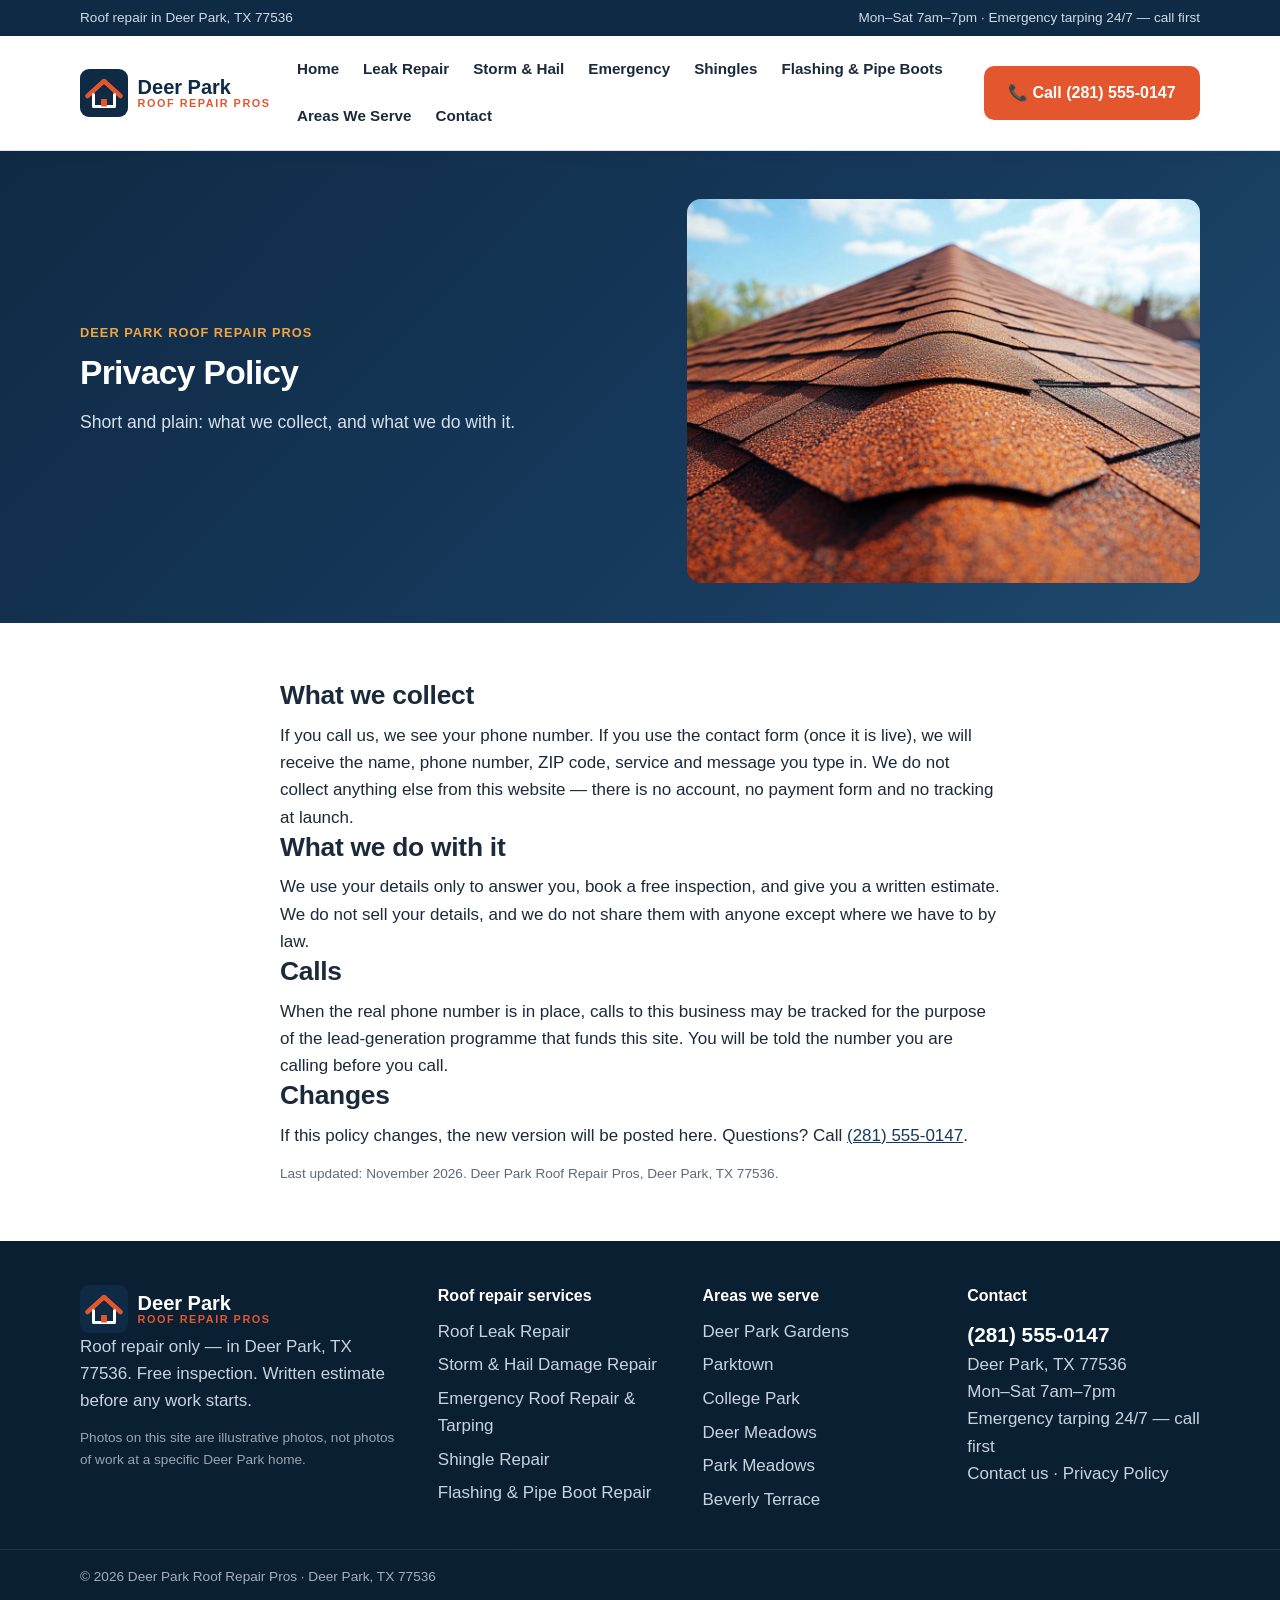
<file: privacy-policy/index.html>
<!DOCTYPE html>
<html lang="en"><head><meta charset="utf-8"><meta name="viewport" content="width=device-width, initial-scale=1">
<title>Privacy Policy | Deer Park Roof Repair Pros</title><meta name="description" content="Privacy policy for Deer Park Roof Repair Pros, Deer Park TX 77536. What we collect when you call or use the contact form, and what we do with it.">
<link rel="canonical" href="https://deerparkroofrepair.com/privacy-policy/"><link rel="icon" type="image/svg+xml" href="/favicon.svg">
<link rel="stylesheet" href="/styles.css"></head>
<body><div class="topbar"><div class="wrap topbar-in"><span>Roof repair in Deer Park, TX 77536</span><span class="topbar-hours">Mon–Sat 7am–7pm · Emergency tarping 24/7 — call first</span></div></div>
<header class="site-header"><div class="wrap header-in"><a class="brand" href="/" aria-label="Deer Park Roof Repair Pros — home"><svg class="logo-mark" viewBox="0 0 64 64" aria-hidden="true"><rect width="64" height="64" rx="12" fill="#0F2A44"/><path d="M10 36 L32 16 L54 36" fill="none" stroke="#E4572E" stroke-width="6" stroke-linecap="round" stroke-linejoin="round"/><path d="M18 34 V50 H46 V34" fill="none" stroke="#fff" stroke-width="4" stroke-linecap="round" stroke-linejoin="round"/><rect x="28" y="40" width="8" height="10" rx="1" fill="#E4572E"/></svg><span class="brand-text"><span class="brand-top">Deer Park</span><span class="brand-bottom">ROOF REPAIR PROS</span></span></a>
<button class="menu-btn" aria-expanded="false" aria-controls="mainnav" aria-label="Open menu">☰ <span>Menu</span></button>
<nav id="mainnav" class="mainnav" aria-label="Main navigation"><ul><li><a href="/">Home</a></li><li><a href="/roof-leak-repair/">Leak Repair</a></li><li><a href="/storm-hail-damage-repair/">Storm &amp; Hail</a></li><li><a href="/emergency-roof-repair-tarping/">Emergency</a></li><li><a href="/shingle-repair/">Shingles</a></li><li><a href="/flashing-pipe-boot-repair/">Flashing &amp; Pipe Boots</a></li><li><a href="/areas/">Areas We Serve</a></li><li><a href="/contact/">Contact</a></li></ul></nav>
<a class="btn btn-call header-call" href="tel:+12815550147">📞 Call (281) 555-0147</a></div></header><main><section class="hero"><div class="wrap hero-grid"><div class="hero-copy"><p class="eyebrow">Deer Park Roof Repair Pros</p><h1>Privacy Policy</h1><p class="hero-sub">Short and plain: what we collect, and what we do with it.</p></div><div class="hero-img"><img src="/images/shingles-brown.jpg" alt="Close-up of brown asphalt roof shingles in Deer Park, TX" loading="lazy"></div></div></section>
<section class="section"><div class="wrap" style="max-width:760px"><h2>What we collect</h2><p>If you call us, we see your phone number. If you use the contact form (once it is live), we will receive the name, phone number, ZIP code, service and message you type in. We do not collect anything else from this website — there is no account, no payment form and no tracking at launch.</p>
<h2>What we do with it</h2><p>We use your details only to answer you, book a free inspection, and give you a written estimate. We do not sell your details, and we do not share them with anyone except where we have to by law.</p>
<h2>Calls</h2><p>When the real phone number is in place, calls to this business may be tracked for the purpose of the lead-generation programme that funds this site. You will be told the number you are calling before you call.</p>
<h2>Changes</h2><p>If this policy changes, the new version will be posted here. Questions? Call <a href="tel:+12815550147">(281) 555-0147</a>.</p><p class="source-note">Last updated: November 2026. Deer Park Roof Repair Pros, Deer Park, TX 77536.</p></div></section></main><footer class="site-footer"><div class="wrap footer-grid">
<div><div class="footer-brand"><a class="brand" href="/" aria-label="Deer Park Roof Repair Pros — home"><svg class="logo-mark" viewBox="0 0 64 64" aria-hidden="true"><rect width="64" height="64" rx="12" fill="#0F2A44"/><path d="M10 36 L32 16 L54 36" fill="none" stroke="#E4572E" stroke-width="6" stroke-linecap="round" stroke-linejoin="round"/><path d="M18 34 V50 H46 V34" fill="none" stroke="#fff" stroke-width="4" stroke-linecap="round" stroke-linejoin="round"/><rect x="28" y="40" width="8" height="10" rx="1" fill="#E4572E"/></svg><span class="brand-text"><span class="brand-top">Deer Park</span><span class="brand-bottom">ROOF REPAIR PROS</span></span></a></div><p>Roof repair only — in Deer Park, TX 77536. Free inspection. Written estimate before any work starts.</p><p class="footer-note">Photos on this site are illustrative photos, not photos of work at a specific Deer Park home.</p></div>
<div><h3>Roof repair services</h3><ul><li><a href="/roof-leak-repair/">Roof Leak Repair</a></li><li><a href="/storm-hail-damage-repair/">Storm &amp; Hail Damage Repair</a></li><li><a href="/emergency-roof-repair-tarping/">Emergency Roof Repair &amp; Tarping</a></li><li><a href="/shingle-repair/">Shingle Repair</a></li><li><a href="/flashing-pipe-boot-repair/">Flashing &amp; Pipe Boot Repair</a></li></ul></div>
<div><h3>Areas we serve</h3><ul><li><a href="/areas/">Deer Park Gardens</a></li><li><a href="/areas/">Parktown</a></li><li><a href="/areas/">College Park</a></li><li><a href="/areas/">Deer Meadows</a></li><li><a href="/areas/">Park Meadows</a></li><li><a href="/areas/">Beverly Terrace</a></li></ul></div>
<div><h3>Contact</h3><p><a class="footer-phone" href="tel:+12815550147">(281) 555-0147</a><br>Deer Park, TX 77536<br>Mon–Sat 7am–7pm<br>Emergency tarping 24/7 — call first</p><p><a href="/contact/">Contact us</a> · <a href="/privacy-policy/">Privacy Policy</a></p></div>
</div><div class="footer-base"><div class="wrap">© 2026 Deer Park Roof Repair Pros · Deer Park, TX 77536</div></div></footer>
<div class="mobile-callbar"><a href="tel:+12815550147">📞 Call Now — (281) 555-0147</a></div><script src="/script.js"></script></body></html>
</file>
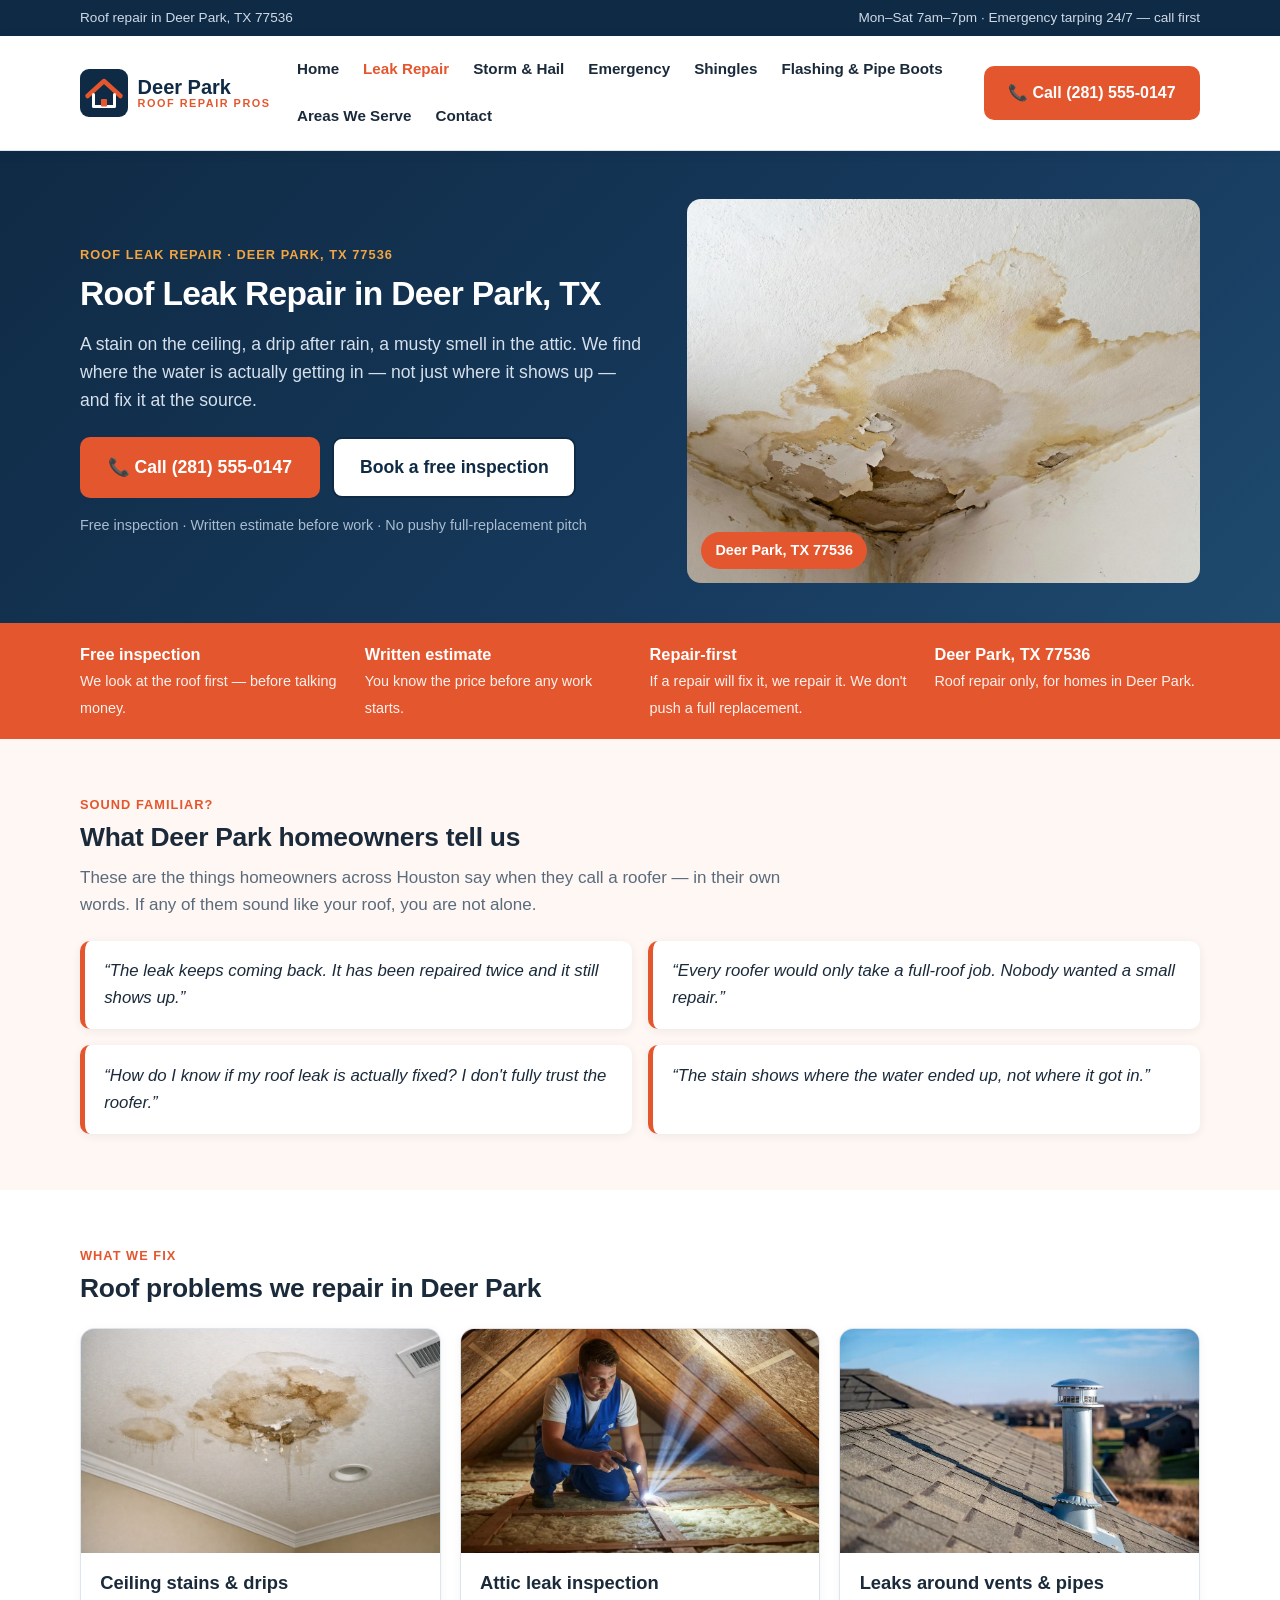
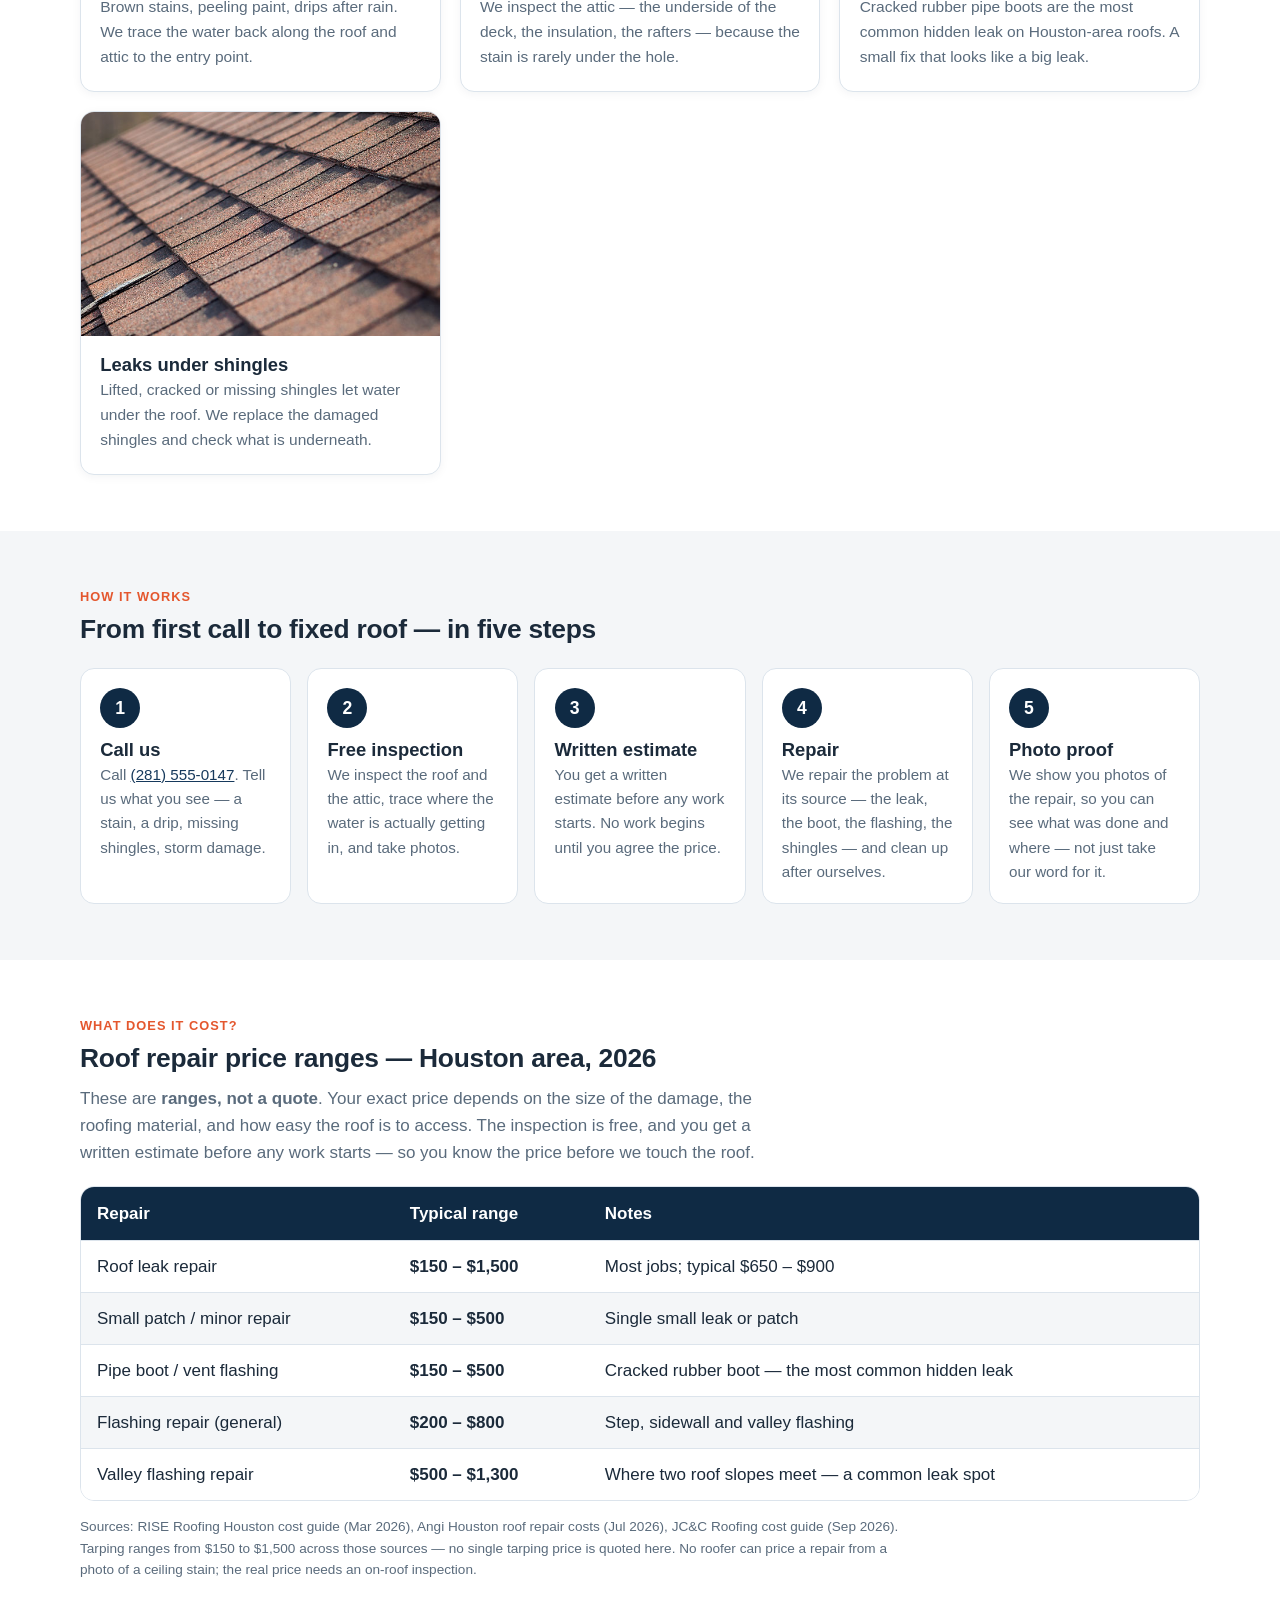
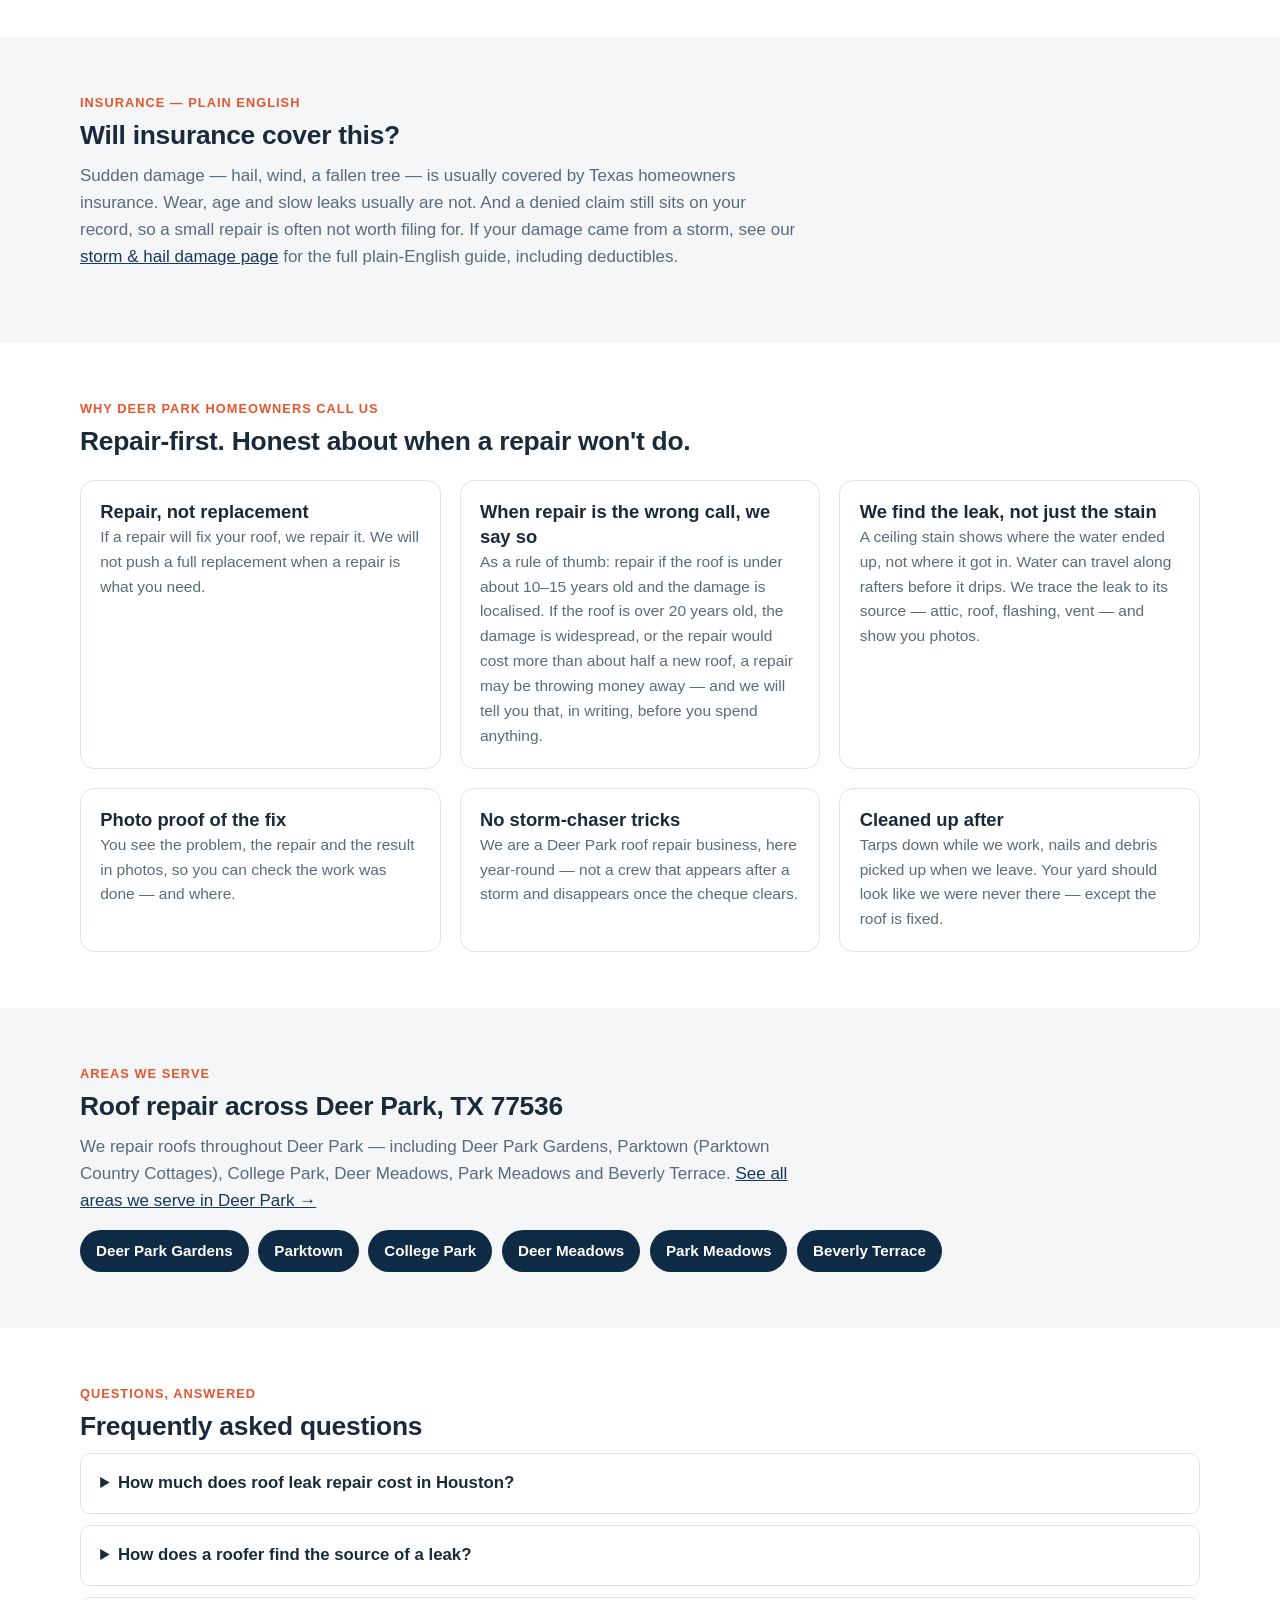
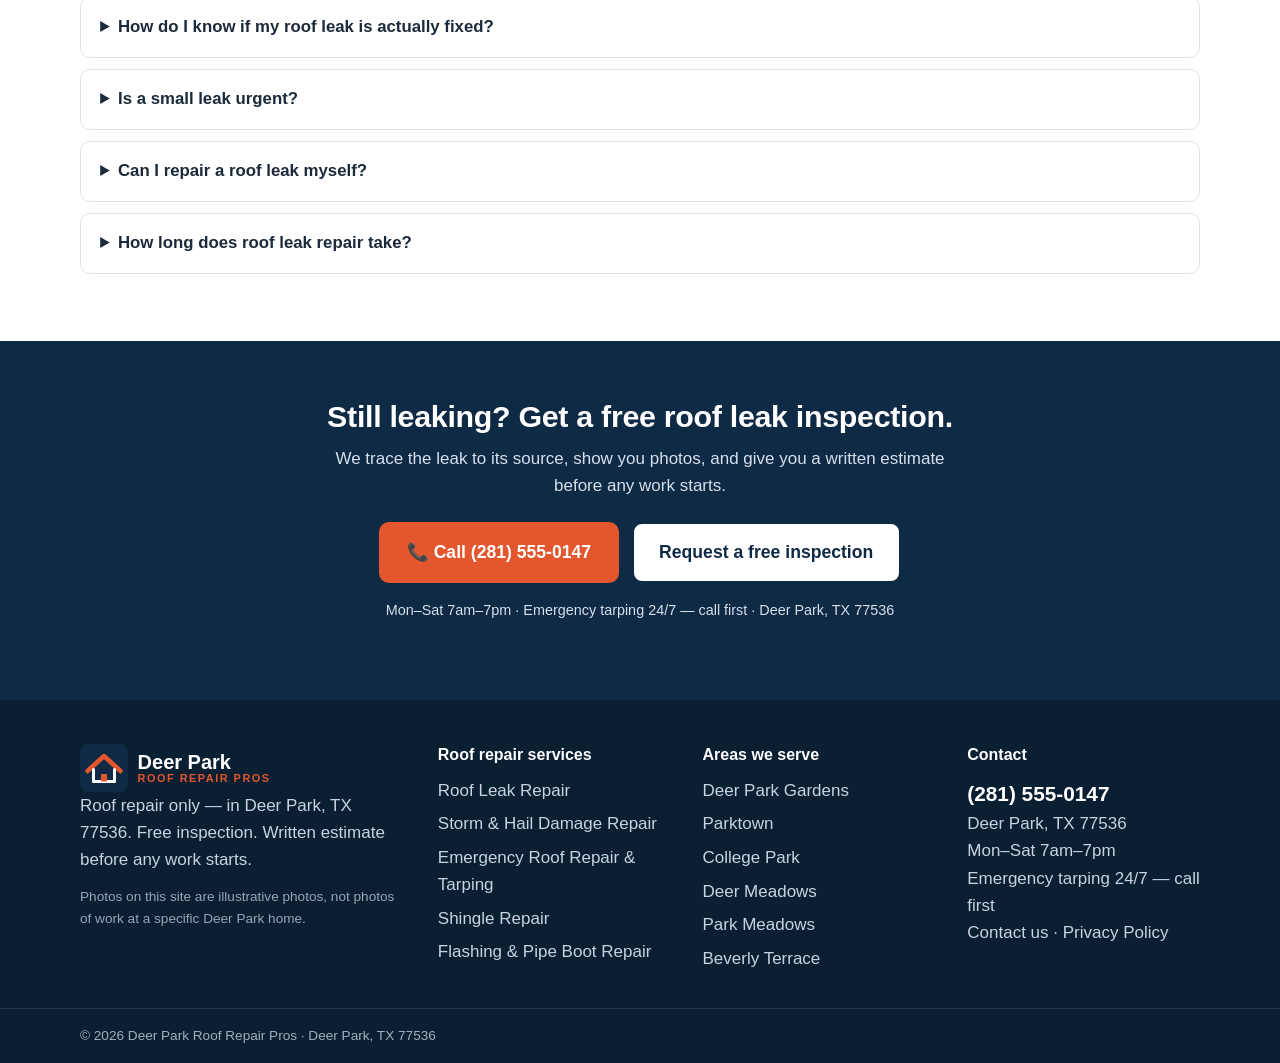
<file: roof-leak-repair/index.html>
<!DOCTYPE html>
<html lang="en"><head><meta charset="utf-8"><meta name="viewport" content="width=device-width, initial-scale=1">
<title>Roof Leak Repair in Deer Park, TX | Deer Park Roof Repair Pros</title><meta name="description" content="Roof leak repair in Deer Park, TX 77536. Ceiling stains, attic leaks and drips traced to the source. Free inspection, written estimate — call (281) 555-0147.">
<link rel="canonical" href="https://deerparkroofrepair.com/roof-leak-repair/"><link rel="icon" type="image/svg+xml" href="/favicon.svg">
<link rel="stylesheet" href="/styles.css"></head>
<body><div class="topbar"><div class="wrap topbar-in"><span>Roof repair in Deer Park, TX 77536</span><span class="topbar-hours">Mon–Sat 7am–7pm · Emergency tarping 24/7 — call first</span></div></div>
<header class="site-header"><div class="wrap header-in"><a class="brand" href="/" aria-label="Deer Park Roof Repair Pros — home"><svg class="logo-mark" viewBox="0 0 64 64" aria-hidden="true"><rect width="64" height="64" rx="12" fill="#0F2A44"/><path d="M10 36 L32 16 L54 36" fill="none" stroke="#E4572E" stroke-width="6" stroke-linecap="round" stroke-linejoin="round"/><path d="M18 34 V50 H46 V34" fill="none" stroke="#fff" stroke-width="4" stroke-linecap="round" stroke-linejoin="round"/><rect x="28" y="40" width="8" height="10" rx="1" fill="#E4572E"/></svg><span class="brand-text"><span class="brand-top">Deer Park</span><span class="brand-bottom">ROOF REPAIR PROS</span></span></a>
<button class="menu-btn" aria-expanded="false" aria-controls="mainnav" aria-label="Open menu">☰ <span>Menu</span></button>
<nav id="mainnav" class="mainnav" aria-label="Main navigation"><ul><li><a href="/">Home</a></li><li><a href="/roof-leak-repair/" class="active">Leak Repair</a></li><li><a href="/storm-hail-damage-repair/">Storm &amp; Hail</a></li><li><a href="/emergency-roof-repair-tarping/">Emergency</a></li><li><a href="/shingle-repair/">Shingles</a></li><li><a href="/flashing-pipe-boot-repair/">Flashing &amp; Pipe Boots</a></li><li><a href="/areas/">Areas We Serve</a></li><li><a href="/contact/">Contact</a></li></ul></nav>
<a class="btn btn-call header-call" href="tel:+12815550147">📞 Call (281) 555-0147</a></div></header><main><section class="hero"><div class="wrap hero-grid"><div class="hero-copy">
<p class="eyebrow">Roof leak repair · Deer Park, TX 77536</p><h1>Roof Leak Repair in Deer Park, TX</h1><p class="hero-sub">A stain on the ceiling, a drip after rain, a musty smell in the attic. We find where the water is actually getting in — not just where it shows up — and fix it at the source.</p>
<div class="hero-cta"><a class="btn btn-call btn-lg" href="tel:+12815550147">📞 Call (281) 555-0147</a><a class="btn btn-ghost btn-lg" href="/contact/">Book a free inspection</a></div>
<p class="hero-note">Free inspection · Written estimate before work · No pushy full-replacement pitch</p></div>
<div class="hero-img"><img src="/images/ceiling-stain.jpg" alt="Brown water stain on a ceiling from a roof leak in Deer Park, TX" loading="eager" width="1200" height="800"><span class="hero-badge">Deer Park, TX 77536</span></div></div></section>
<section class="trust"><div class="wrap trust-grid">
<div><strong>Free inspection</strong><span>We look at the roof first — before talking money.</span></div>
<div><strong>Written estimate</strong><span>You know the price before any work starts.</span></div>
<div><strong>Repair-first</strong><span>If a repair will fix it, we repair it. We don't push a full replacement.</span></div>
<div><strong>Deer Park, TX 77536</strong><span>Roof repair only, for homes in Deer Park.</span></div>
</div></section><section class="section pain"><div class="wrap"><p class="kicker">Sound familiar?</p><h2>What Deer Park homeowners tell us</h2>
<p class="lead">These are the things homeowners across Houston say when they call a roofer — in their own words. If any of them sound like your roof, you are not alone.</p>
<div class="quote-grid"><blockquote><p>“The leak keeps coming back. It has been repaired twice and it still shows up.”</p></blockquote><blockquote><p>“Every roofer would only take a full-roof job. Nobody wanted a small repair.”</p></blockquote><blockquote><p>“How do I know if my roof leak is actually fixed? I don't fully trust the roofer.”</p></blockquote><blockquote><p>“The stain shows where the water ended up, not where it got in.”</p></blockquote></div></div></section><section class="section"><div class="wrap"><p class="kicker">What we fix</p><h2>Roof problems we repair in Deer Park</h2><div class="card-grid"><article class="card"><img src="/images/ceiling-stain-2.webp" alt="Water stains on a ceiling from a hidden roof leak" loading="lazy"><div class="card-body"><h3>Ceiling stains & drips</h3><p>Brown stains, peeling paint, drips after rain. We trace the water back along the roof and attic to the entry point.</p></div></article><article class="card"><img src="/images/attic-inspection.jpg" alt="Inspector checking an attic for moisture and roof leak damage" loading="lazy"><div class="card-body"><h3>Attic leak inspection</h3><p>We inspect the attic — the underside of the deck, the insulation, the rafters — because the stain is rarely under the hole.</p></div></article><article class="card"><img src="/images/pipe-boot.webp" alt="Metal vent pipe and flashing boot on an asphalt shingle roof" loading="lazy"><div class="card-body"><h3>Leaks around vents & pipes</h3><p>Cracked rubber pipe boots are the most common hidden leak on Houston-area roofs. A small fix that looks like a big leak.</p></div></article><article class="card"><img src="/images/shingles-close.jpg" alt="Close-up of dark grey asphalt roof shingles" loading="lazy"><div class="card-body"><h3>Leaks under shingles</h3><p>Lifted, cracked or missing shingles let water under the roof. We replace the damaged shingles and check what is underneath.</p></div></article></div></div></section><section class="section alt"><div class="wrap"><p class="kicker">How it works</p><h2>From first call to fixed roof — in five steps</h2><ol class="steps"><li><span class="step-num">1</span><h3>Call us</h3><p>Call <a href="tel:+12815550147">(281) 555-0147</a>. Tell us what you see — a stain, a drip, missing shingles, storm damage.</p></li><li><span class="step-num">2</span><h3>Free inspection</h3><p>We inspect the roof and the attic, trace where the water is actually getting in, and take photos.</p></li><li><span class="step-num">3</span><h3>Written estimate</h3><p>You get a written estimate before any work starts. No work begins until you agree the price.</p></li><li><span class="step-num">4</span><h3>Repair</h3><p>We repair the problem at its source — the leak, the boot, the flashing, the shingles — and clean up after ourselves.</p></li><li><span class="step-num">5</span><h3>Photo proof</h3><p>We show you photos of the repair, so you can see what was done and where — not just take our word for it.</p></li></ol></div></section><section class="section"><div class="wrap"><p class="kicker">What does it cost?</p><h2>Roof repair price ranges — Houston area, 2026</h2>
<p class="lead">These are <strong>ranges, not a quote</strong>. Your exact price depends on the size of the damage, the roofing material, and how easy the roof is to access. The inspection is free, and you get a written estimate before any work starts — so you know the price before we touch the roof.</p>
<div class="table-wrap"><table class="prices"><thead><tr><th>Repair</th><th>Typical range</th><th>Notes</th></tr></thead><tbody><tr><td>Roof leak repair</td><td><strong>$150 – $1,500</strong></td><td>Most jobs; typical $650 – $900</td></tr><tr><td>Small patch / minor repair</td><td><strong>$150 – $500</strong></td><td>Single small leak or patch</td></tr><tr><td>Pipe boot / vent flashing</td><td><strong>$150 – $500</strong></td><td>Cracked rubber boot — the most common hidden leak</td></tr><tr><td>Flashing repair (general)</td><td><strong>$200 – $800</strong></td><td>Step, sidewall and valley flashing</td></tr><tr><td>Valley flashing repair</td><td><strong>$500 – $1,300</strong></td><td>Where two roof slopes meet — a common leak spot</td></tr></tbody></table></div>
<p class="source-note">Sources: RISE Roofing Houston cost guide (Mar 2026), Angi Houston roof repair costs (Jul 2026), JC&amp;C Roofing cost guide (Sep 2026). Tarping ranges from $150 to $1,500 across those sources — no single tarping price is quoted here. No roofer can price a repair from a photo of a ceiling stain; the real price needs an on-roof inspection.</p></div></section><section class="section alt"><div class="wrap"><p class="kicker">Insurance — plain English</p><h2>Will insurance cover this?</h2>
<p class="lead">Sudden damage — hail, wind, a fallen tree — is usually covered by Texas homeowners insurance. Wear, age and slow leaks usually are not. And a denied claim still sits on your record, so a small repair is often not worth filing for. If your damage came from a storm, see our <a href="/storm-hail-damage-repair/">storm &amp; hail damage page</a> for the full plain-English guide, including deductibles.</p></div></section><section class="section"><div class="wrap"><p class="kicker">Why Deer Park homeowners call us</p><h2>Repair-first. Honest about when a repair won't do.</h2>
<div class="why-grid">
<div><h3>Repair, not replacement</h3><p>If a repair will fix your roof, we repair it. We will not push a full replacement when a repair is what you need.</p></div>
<div><h3>When repair is the wrong call, we say so</h3><p>As a rule of thumb: repair if the roof is under about 10–15 years old and the damage is localised. If the roof is over 20 years old, the damage is widespread, or the repair would cost more than about half a new roof, a repair may be throwing money away — and we will tell you that, in writing, before you spend anything.</p></div>
<div><h3>We find the leak, not just the stain</h3><p>A ceiling stain shows where the water ended up, not where it got in. Water can travel along rafters before it drips. We trace the leak to its source — attic, roof, flashing, vent — and show you photos.</p></div>
<div><h3>Photo proof of the fix</h3><p>You see the problem, the repair and the result in photos, so you can check the work was done — and where.</p></div>
<div><h3>No storm-chaser tricks</h3><p>We are a Deer Park roof repair business, here year-round — not a crew that appears after a storm and disappears once the cheque clears.</p></div>
<div><h3>Cleaned up after</h3><p>Tarps down while we work, nails and debris picked up when we leave. Your yard should look like we were never there — except the roof is fixed.</p></div>
</div></div></section><section class="section alt"><div class="wrap"><p class="kicker">Areas we serve</p><h2>Roof repair across Deer Park, TX 77536</h2>
<p class="lead">We repair roofs throughout Deer Park — including Deer Park Gardens, Parktown (Parktown Country Cottages), College Park, Deer Meadows, Park Meadows and Beverly Terrace. <a href="/areas/">See all areas we serve in Deer Park →</a></p><ul class="chips"><li>Deer Park Gardens</li><li>Parktown</li><li>College Park</li><li>Deer Meadows</li><li>Park Meadows</li><li>Beverly Terrace</li></ul></div></section><section class="section"><div class="wrap faq-wrap"><p class="kicker">Questions, answered</p><h2>Frequently asked questions</h2><details><summary>How much does roof leak repair cost in Houston?</summary><p>Most Houston-area leak repairs run $150–$1,500, with a typical job $650–$900 (RISE, Mar 2026; Angi Houston average $1,002, Jul 2026). A single small issue is often $350–$900. Your price needs an on-roof inspection — no roofer can price a repair from a photo of a ceiling stain.</p></details><details><summary>How does a roofer find the source of a leak?</summary><p>By tracing the water's path: attic inspection, roof inspection, and a water test where it is safe to do one. The stain shows where the water ended up — water can travel 10–15 feet along rafters before it drips.</p></details><details><summary>How do I know if my roof leak is actually fixed?</summary><p>Ask for photo proof: photos of the problem, the repair and the result. We show you all three, so you can see what was done and where.</p></details><details><summary>Is a small leak urgent?</summary><p>Yes — a small leak that runs for months can rot the deck underneath, and that damage is usually not covered by insurance. Mould can start within a day of water getting in. Get it looked at, even if the drip is small.</p></details><details><summary>Can I repair a roof leak myself?</summary><p>A small, easy-to-reach shingle can sometimes be a DIY job, but most leaks are misdiagnosed — the stain is not the entry point. Climbing a wet roof is dangerous. A free inspection costs you nothing and tells you what the leak actually is.</p></details><details><summary>How long does roof leak repair take?</summary><p>Most single-issue repairs are done in one visit once the leak is found. Finding the leak is the slow part — that is why a proper inspection matters more than a fast patch.</p></details></div></section><section class="final-cta"><div class="wrap"><h2>Still leaking? Get a free roof leak inspection.</h2><p>We trace the leak to its source, show you photos, and give you a written estimate before any work starts.</p>
<div class="hero-cta"><a class="btn btn-call btn-lg" href="tel:+12815550147">📞 Call (281) 555-0147</a><a class="btn btn-ghost btn-lg" href="/contact/">Request a free inspection</a></div>
<p class="hero-note">Mon–Sat 7am–7pm · Emergency tarping 24/7 — call first · Deer Park, TX 77536</p></div></section></main><footer class="site-footer"><div class="wrap footer-grid">
<div><div class="footer-brand"><a class="brand" href="/" aria-label="Deer Park Roof Repair Pros — home"><svg class="logo-mark" viewBox="0 0 64 64" aria-hidden="true"><rect width="64" height="64" rx="12" fill="#0F2A44"/><path d="M10 36 L32 16 L54 36" fill="none" stroke="#E4572E" stroke-width="6" stroke-linecap="round" stroke-linejoin="round"/><path d="M18 34 V50 H46 V34" fill="none" stroke="#fff" stroke-width="4" stroke-linecap="round" stroke-linejoin="round"/><rect x="28" y="40" width="8" height="10" rx="1" fill="#E4572E"/></svg><span class="brand-text"><span class="brand-top">Deer Park</span><span class="brand-bottom">ROOF REPAIR PROS</span></span></a></div><p>Roof repair only — in Deer Park, TX 77536. Free inspection. Written estimate before any work starts.</p><p class="footer-note">Photos on this site are illustrative photos, not photos of work at a specific Deer Park home.</p></div>
<div><h3>Roof repair services</h3><ul><li><a href="/roof-leak-repair/">Roof Leak Repair</a></li><li><a href="/storm-hail-damage-repair/">Storm &amp; Hail Damage Repair</a></li><li><a href="/emergency-roof-repair-tarping/">Emergency Roof Repair &amp; Tarping</a></li><li><a href="/shingle-repair/">Shingle Repair</a></li><li><a href="/flashing-pipe-boot-repair/">Flashing &amp; Pipe Boot Repair</a></li></ul></div>
<div><h3>Areas we serve</h3><ul><li><a href="/areas/">Deer Park Gardens</a></li><li><a href="/areas/">Parktown</a></li><li><a href="/areas/">College Park</a></li><li><a href="/areas/">Deer Meadows</a></li><li><a href="/areas/">Park Meadows</a></li><li><a href="/areas/">Beverly Terrace</a></li></ul></div>
<div><h3>Contact</h3><p><a class="footer-phone" href="tel:+12815550147">(281) 555-0147</a><br>Deer Park, TX 77536<br>Mon–Sat 7am–7pm<br>Emergency tarping 24/7 — call first</p><p><a href="/contact/">Contact us</a> · <a href="/privacy-policy/">Privacy Policy</a></p></div>
</div><div class="footer-base"><div class="wrap">© 2026 Deer Park Roof Repair Pros · Deer Park, TX 77536</div></div></footer>
<div class="mobile-callbar"><a href="tel:+12815550147">📞 Call Now — (281) 555-0147</a></div><script src="/script.js"></script></body></html>
</file>
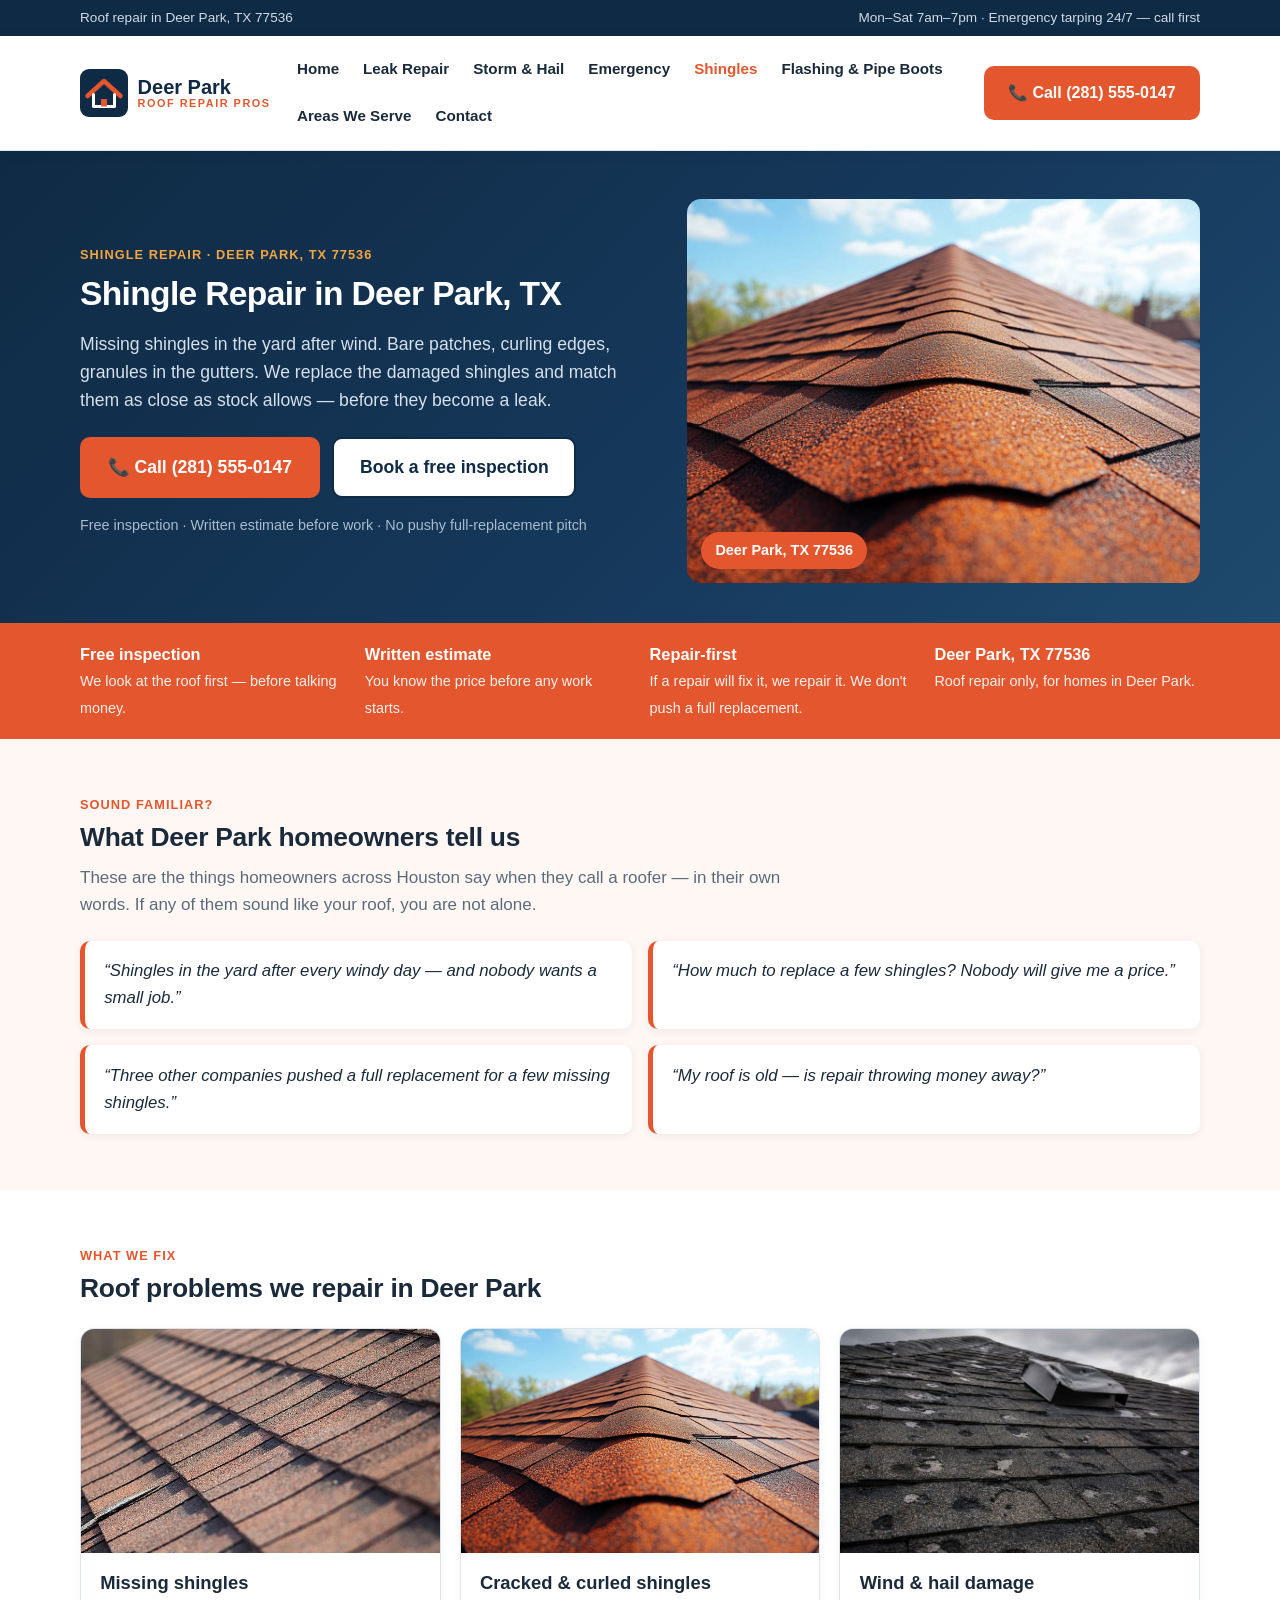
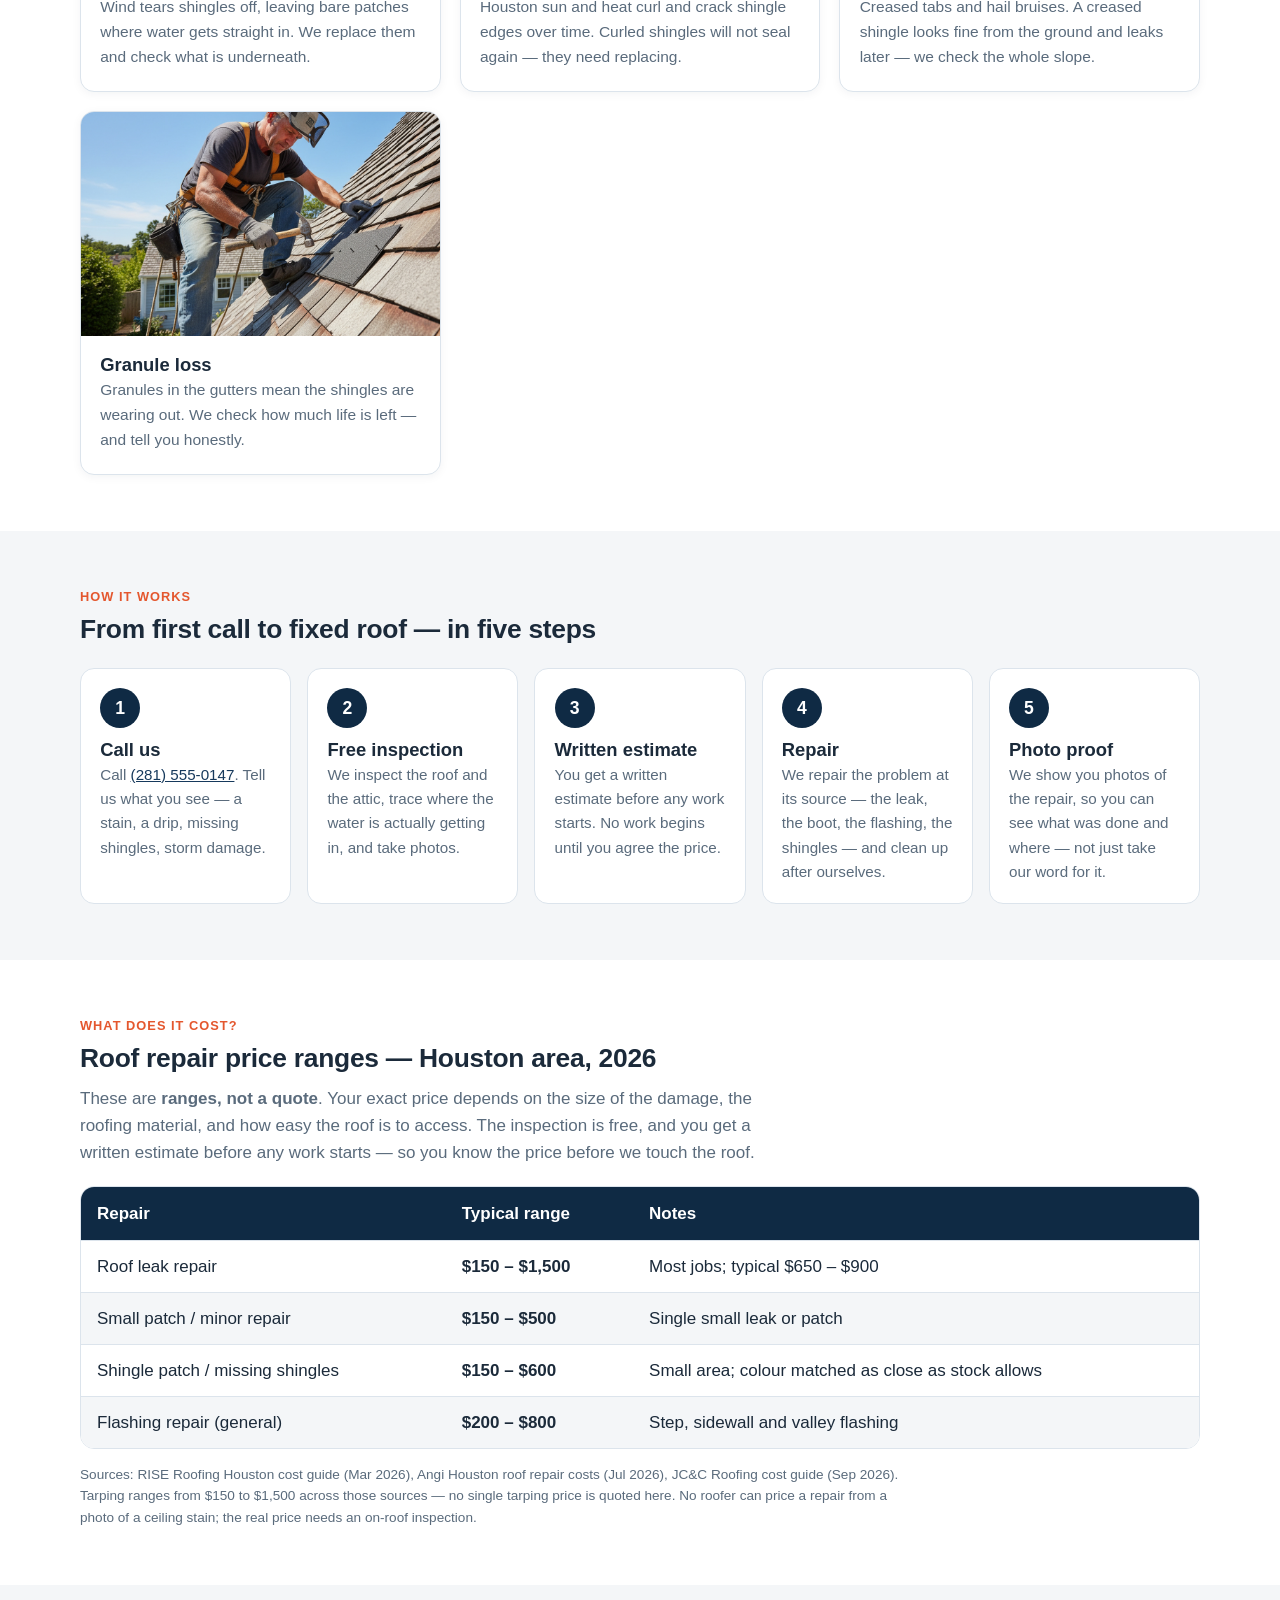
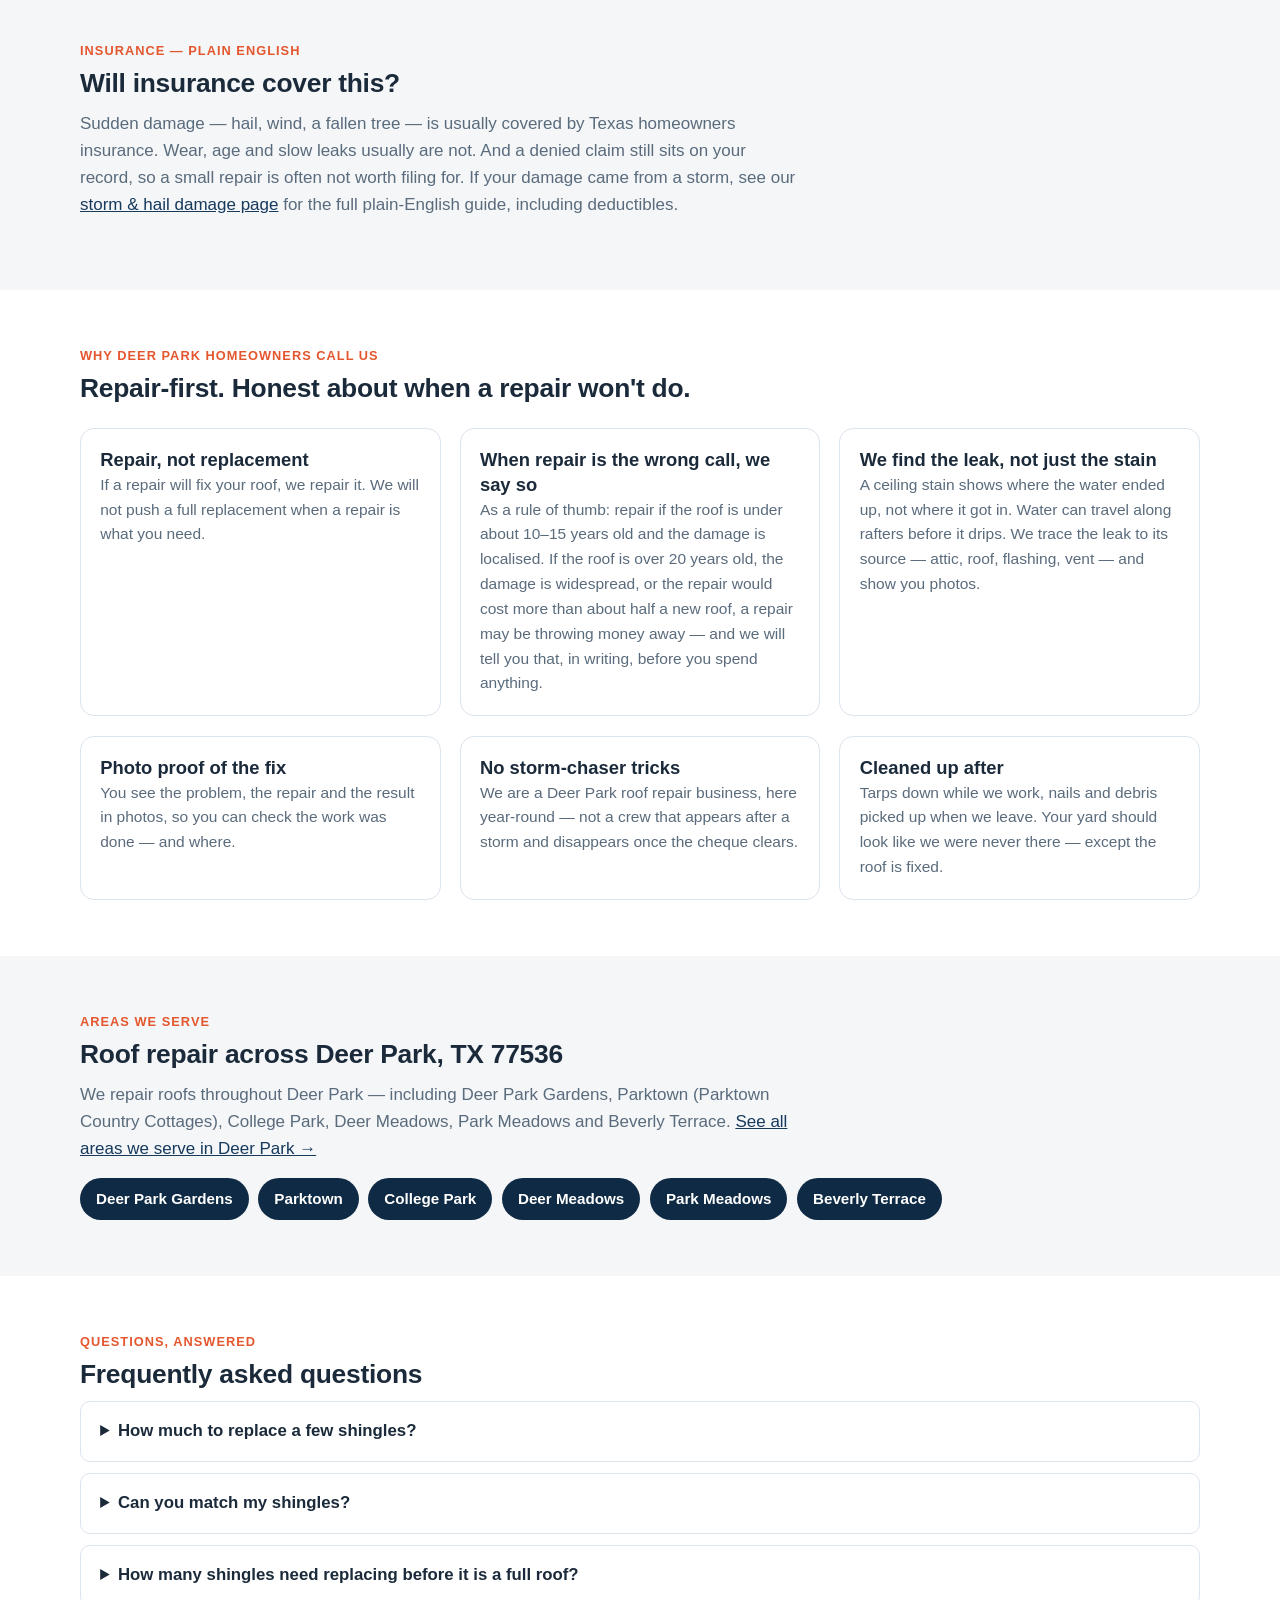
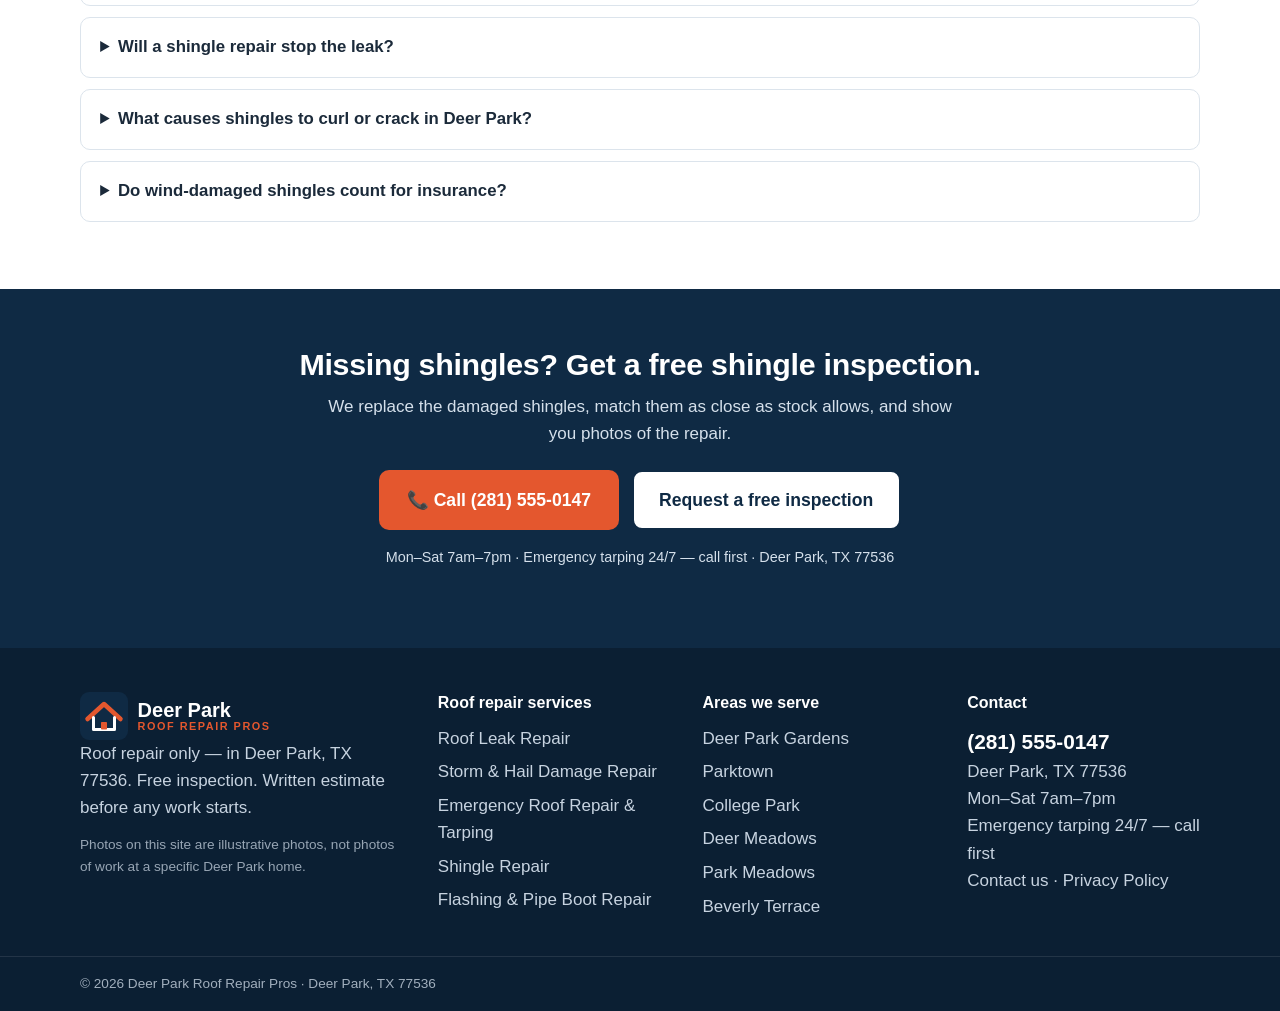
<file: shingle-repair/index.html>
<!DOCTYPE html>
<html lang="en"><head><meta charset="utf-8"><meta name="viewport" content="width=device-width, initial-scale=1">
<title>Shingle Repair in Deer Park, TX | Deer Park Roof Repair Pros</title><meta name="description" content="Shingle repair in Deer Park, TX 77536. Missing, cracked, curled or wind-lifted shingles replaced and matched. Free inspection — call (281) 555-0147.">
<link rel="canonical" href="https://deerparkroofrepair.com/shingle-repair/"><link rel="icon" type="image/svg+xml" href="/favicon.svg">
<link rel="stylesheet" href="/styles.css"></head>
<body><div class="topbar"><div class="wrap topbar-in"><span>Roof repair in Deer Park, TX 77536</span><span class="topbar-hours">Mon–Sat 7am–7pm · Emergency tarping 24/7 — call first</span></div></div>
<header class="site-header"><div class="wrap header-in"><a class="brand" href="/" aria-label="Deer Park Roof Repair Pros — home"><svg class="logo-mark" viewBox="0 0 64 64" aria-hidden="true"><rect width="64" height="64" rx="12" fill="#0F2A44"/><path d="M10 36 L32 16 L54 36" fill="none" stroke="#E4572E" stroke-width="6" stroke-linecap="round" stroke-linejoin="round"/><path d="M18 34 V50 H46 V34" fill="none" stroke="#fff" stroke-width="4" stroke-linecap="round" stroke-linejoin="round"/><rect x="28" y="40" width="8" height="10" rx="1" fill="#E4572E"/></svg><span class="brand-text"><span class="brand-top">Deer Park</span><span class="brand-bottom">ROOF REPAIR PROS</span></span></a>
<button class="menu-btn" aria-expanded="false" aria-controls="mainnav" aria-label="Open menu">☰ <span>Menu</span></button>
<nav id="mainnav" class="mainnav" aria-label="Main navigation"><ul><li><a href="/">Home</a></li><li><a href="/roof-leak-repair/">Leak Repair</a></li><li><a href="/storm-hail-damage-repair/">Storm &amp; Hail</a></li><li><a href="/emergency-roof-repair-tarping/">Emergency</a></li><li><a href="/shingle-repair/" class="active">Shingles</a></li><li><a href="/flashing-pipe-boot-repair/">Flashing &amp; Pipe Boots</a></li><li><a href="/areas/">Areas We Serve</a></li><li><a href="/contact/">Contact</a></li></ul></nav>
<a class="btn btn-call header-call" href="tel:+12815550147">📞 Call (281) 555-0147</a></div></header><main><section class="hero"><div class="wrap hero-grid"><div class="hero-copy">
<p class="eyebrow">Shingle repair · Deer Park, TX 77536</p><h1>Shingle Repair in Deer Park, TX</h1><p class="hero-sub">Missing shingles in the yard after wind. Bare patches, curling edges, granules in the gutters. We replace the damaged shingles and match them as close as stock allows — before they become a leak.</p>
<div class="hero-cta"><a class="btn btn-call btn-lg" href="tel:+12815550147">📞 Call (281) 555-0147</a><a class="btn btn-ghost btn-lg" href="/contact/">Book a free inspection</a></div>
<p class="hero-note">Free inspection · Written estimate before work · No pushy full-replacement pitch</p></div>
<div class="hero-img"><img src="/images/shingles-brown.jpg" alt="Close-up of brown asphalt roof shingles in Deer Park, TX" loading="eager" width="1200" height="800"><span class="hero-badge">Deer Park, TX 77536</span></div></div></section>
<section class="trust"><div class="wrap trust-grid">
<div><strong>Free inspection</strong><span>We look at the roof first — before talking money.</span></div>
<div><strong>Written estimate</strong><span>You know the price before any work starts.</span></div>
<div><strong>Repair-first</strong><span>If a repair will fix it, we repair it. We don't push a full replacement.</span></div>
<div><strong>Deer Park, TX 77536</strong><span>Roof repair only, for homes in Deer Park.</span></div>
</div></section><section class="section pain"><div class="wrap"><p class="kicker">Sound familiar?</p><h2>What Deer Park homeowners tell us</h2>
<p class="lead">These are the things homeowners across Houston say when they call a roofer — in their own words. If any of them sound like your roof, you are not alone.</p>
<div class="quote-grid"><blockquote><p>“Shingles in the yard after every windy day — and nobody wants a small job.”</p></blockquote><blockquote><p>“How much to replace a few shingles? Nobody will give me a price.”</p></blockquote><blockquote><p>“Three other companies pushed a full replacement for a few missing shingles.”</p></blockquote><blockquote><p>“My roof is old — is repair throwing money away?”</p></blockquote></div></div></section><section class="section"><div class="wrap"><p class="kicker">What we fix</p><h2>Roof problems we repair in Deer Park</h2><div class="card-grid"><article class="card"><img src="/images/shingles-close.jpg" alt="Close-up of dark grey asphalt roof shingles" loading="lazy"><div class="card-body"><h3>Missing shingles</h3><p>Wind tears shingles off, leaving bare patches where water gets straight in. We replace them and check what is underneath.</p></div></article><article class="card"><img src="/images/shingles-brown.jpg" alt="Close-up of brown asphalt roof shingles in Deer Park, TX" loading="lazy"><div class="card-body"><h3>Cracked & curled shingles</h3><p>Houston sun and heat curl and crack shingle edges over time. Curled shingles will not seal again — they need replacing.</p></div></article><article class="card"><img src="/images/hail-damage.jpg" alt="Close-up of hail-damaged asphalt shingles with granules knocked off" loading="lazy"><div class="card-body"><h3>Wind & hail damage</h3><p>Creased tabs and hail bruises. A creased shingle looks fine from the ground and leaks later — we check the whole slope.</p></div></article><article class="card"><img src="/images/hero-roofer.jpg" alt="Roofer repairing asphalt shingles on a roof" loading="lazy"><div class="card-body"><h3>Granule loss</h3><p>Granules in the gutters mean the shingles are wearing out. We check how much life is left — and tell you honestly.</p></div></article></div></div></section><section class="section alt"><div class="wrap"><p class="kicker">How it works</p><h2>From first call to fixed roof — in five steps</h2><ol class="steps"><li><span class="step-num">1</span><h3>Call us</h3><p>Call <a href="tel:+12815550147">(281) 555-0147</a>. Tell us what you see — a stain, a drip, missing shingles, storm damage.</p></li><li><span class="step-num">2</span><h3>Free inspection</h3><p>We inspect the roof and the attic, trace where the water is actually getting in, and take photos.</p></li><li><span class="step-num">3</span><h3>Written estimate</h3><p>You get a written estimate before any work starts. No work begins until you agree the price.</p></li><li><span class="step-num">4</span><h3>Repair</h3><p>We repair the problem at its source — the leak, the boot, the flashing, the shingles — and clean up after ourselves.</p></li><li><span class="step-num">5</span><h3>Photo proof</h3><p>We show you photos of the repair, so you can see what was done and where — not just take our word for it.</p></li></ol></div></section><section class="section"><div class="wrap"><p class="kicker">What does it cost?</p><h2>Roof repair price ranges — Houston area, 2026</h2>
<p class="lead">These are <strong>ranges, not a quote</strong>. Your exact price depends on the size of the damage, the roofing material, and how easy the roof is to access. The inspection is free, and you get a written estimate before any work starts — so you know the price before we touch the roof.</p>
<div class="table-wrap"><table class="prices"><thead><tr><th>Repair</th><th>Typical range</th><th>Notes</th></tr></thead><tbody><tr><td>Roof leak repair</td><td><strong>$150 – $1,500</strong></td><td>Most jobs; typical $650 – $900</td></tr><tr><td>Small patch / minor repair</td><td><strong>$150 – $500</strong></td><td>Single small leak or patch</td></tr><tr><td>Shingle patch / missing shingles</td><td><strong>$150 – $600</strong></td><td>Small area; colour matched as close as stock allows</td></tr><tr><td>Flashing repair (general)</td><td><strong>$200 – $800</strong></td><td>Step, sidewall and valley flashing</td></tr></tbody></table></div>
<p class="source-note">Sources: RISE Roofing Houston cost guide (Mar 2026), Angi Houston roof repair costs (Jul 2026), JC&amp;C Roofing cost guide (Sep 2026). Tarping ranges from $150 to $1,500 across those sources — no single tarping price is quoted here. No roofer can price a repair from a photo of a ceiling stain; the real price needs an on-roof inspection.</p></div></section><section class="section alt"><div class="wrap"><p class="kicker">Insurance — plain English</p><h2>Will insurance cover this?</h2>
<p class="lead">Sudden damage — hail, wind, a fallen tree — is usually covered by Texas homeowners insurance. Wear, age and slow leaks usually are not. And a denied claim still sits on your record, so a small repair is often not worth filing for. If your damage came from a storm, see our <a href="/storm-hail-damage-repair/">storm &amp; hail damage page</a> for the full plain-English guide, including deductibles.</p></div></section><section class="section"><div class="wrap"><p class="kicker">Why Deer Park homeowners call us</p><h2>Repair-first. Honest about when a repair won't do.</h2>
<div class="why-grid">
<div><h3>Repair, not replacement</h3><p>If a repair will fix your roof, we repair it. We will not push a full replacement when a repair is what you need.</p></div>
<div><h3>When repair is the wrong call, we say so</h3><p>As a rule of thumb: repair if the roof is under about 10–15 years old and the damage is localised. If the roof is over 20 years old, the damage is widespread, or the repair would cost more than about half a new roof, a repair may be throwing money away — and we will tell you that, in writing, before you spend anything.</p></div>
<div><h3>We find the leak, not just the stain</h3><p>A ceiling stain shows where the water ended up, not where it got in. Water can travel along rafters before it drips. We trace the leak to its source — attic, roof, flashing, vent — and show you photos.</p></div>
<div><h3>Photo proof of the fix</h3><p>You see the problem, the repair and the result in photos, so you can check the work was done — and where.</p></div>
<div><h3>No storm-chaser tricks</h3><p>We are a Deer Park roof repair business, here year-round — not a crew that appears after a storm and disappears once the cheque clears.</p></div>
<div><h3>Cleaned up after</h3><p>Tarps down while we work, nails and debris picked up when we leave. Your yard should look like we were never there — except the roof is fixed.</p></div>
</div></div></section><section class="section alt"><div class="wrap"><p class="kicker">Areas we serve</p><h2>Roof repair across Deer Park, TX 77536</h2>
<p class="lead">We repair roofs throughout Deer Park — including Deer Park Gardens, Parktown (Parktown Country Cottages), College Park, Deer Meadows, Park Meadows and Beverly Terrace. <a href="/areas/">See all areas we serve in Deer Park →</a></p><ul class="chips"><li>Deer Park Gardens</li><li>Parktown</li><li>College Park</li><li>Deer Meadows</li><li>Park Meadows</li><li>Beverly Terrace</li></ul></div></section><section class="section"><div class="wrap faq-wrap"><p class="kicker">Questions, answered</p><h2>Frequently asked questions</h2><details><summary>How much to replace a few shingles?</summary><p>A small shingle patch in Houston runs about $150–$600 (RISE; Tell Project). Some Houston roofers list a single shingle replacement from $225–$250. Your price depends on how many shingles, how high the roof is, and whether the colour can still be matched.</p></details><details><summary>Can you match my shingles?</summary><p>We match the colour and style as close as stock allows. Shingle colours are discontinued regularly, and sun-faded shingles will not match a new shingle exactly — we will tell you that before we start, not after.</p></details><details><summary>How many shingles need replacing before it is a full roof?</summary><p>There is no single number. A few missing shingles is a repair. Shingles missing across whole slopes, widespread curling, or granule loss everywhere usually means the roof is at the end of its life — and we will tell you that honestly.</p></details><details><summary>Will a shingle repair stop the leak?</summary><p>If the leak is caused by the damaged shingles, yes. But many leaks blamed on shingles are actually flashing or a cracked pipe boot. We check the whole area, not just the shingles you can see from the ground.</p></details><details><summary>What causes shingles to curl or crack in Deer Park?</summary><p>Houston heat and UV, age, and poor ventilation in the attic. Houston roofs typically last 15–20 years — shorter than in drier, cooler climates.</p></details><details><summary>Do wind-damaged shingles count for insurance?</summary><p>Wind damage is usually covered as sudden damage — but a creased shingle needs documenting, and your deductible decides whether a claim pays anything. If the damage came from a storm, see our storm & hail damage page.</p></details></div></section><section class="final-cta"><div class="wrap"><h2>Missing shingles? Get a free shingle inspection.</h2><p>We replace the damaged shingles, match them as close as stock allows, and show you photos of the repair.</p>
<div class="hero-cta"><a class="btn btn-call btn-lg" href="tel:+12815550147">📞 Call (281) 555-0147</a><a class="btn btn-ghost btn-lg" href="/contact/">Request a free inspection</a></div>
<p class="hero-note">Mon–Sat 7am–7pm · Emergency tarping 24/7 — call first · Deer Park, TX 77536</p></div></section></main><footer class="site-footer"><div class="wrap footer-grid">
<div><div class="footer-brand"><a class="brand" href="/" aria-label="Deer Park Roof Repair Pros — home"><svg class="logo-mark" viewBox="0 0 64 64" aria-hidden="true"><rect width="64" height="64" rx="12" fill="#0F2A44"/><path d="M10 36 L32 16 L54 36" fill="none" stroke="#E4572E" stroke-width="6" stroke-linecap="round" stroke-linejoin="round"/><path d="M18 34 V50 H46 V34" fill="none" stroke="#fff" stroke-width="4" stroke-linecap="round" stroke-linejoin="round"/><rect x="28" y="40" width="8" height="10" rx="1" fill="#E4572E"/></svg><span class="brand-text"><span class="brand-top">Deer Park</span><span class="brand-bottom">ROOF REPAIR PROS</span></span></a></div><p>Roof repair only — in Deer Park, TX 77536. Free inspection. Written estimate before any work starts.</p><p class="footer-note">Photos on this site are illustrative photos, not photos of work at a specific Deer Park home.</p></div>
<div><h3>Roof repair services</h3><ul><li><a href="/roof-leak-repair/">Roof Leak Repair</a></li><li><a href="/storm-hail-damage-repair/">Storm &amp; Hail Damage Repair</a></li><li><a href="/emergency-roof-repair-tarping/">Emergency Roof Repair &amp; Tarping</a></li><li><a href="/shingle-repair/">Shingle Repair</a></li><li><a href="/flashing-pipe-boot-repair/">Flashing &amp; Pipe Boot Repair</a></li></ul></div>
<div><h3>Areas we serve</h3><ul><li><a href="/areas/">Deer Park Gardens</a></li><li><a href="/areas/">Parktown</a></li><li><a href="/areas/">College Park</a></li><li><a href="/areas/">Deer Meadows</a></li><li><a href="/areas/">Park Meadows</a></li><li><a href="/areas/">Beverly Terrace</a></li></ul></div>
<div><h3>Contact</h3><p><a class="footer-phone" href="tel:+12815550147">(281) 555-0147</a><br>Deer Park, TX 77536<br>Mon–Sat 7am–7pm<br>Emergency tarping 24/7 — call first</p><p><a href="/contact/">Contact us</a> · <a href="/privacy-policy/">Privacy Policy</a></p></div>
</div><div class="footer-base"><div class="wrap">© 2026 Deer Park Roof Repair Pros · Deer Park, TX 77536</div></div></footer>
<div class="mobile-callbar"><a href="tel:+12815550147">📞 Call Now — (281) 555-0147</a></div><script src="/script.js"></script></body></html>
</file>
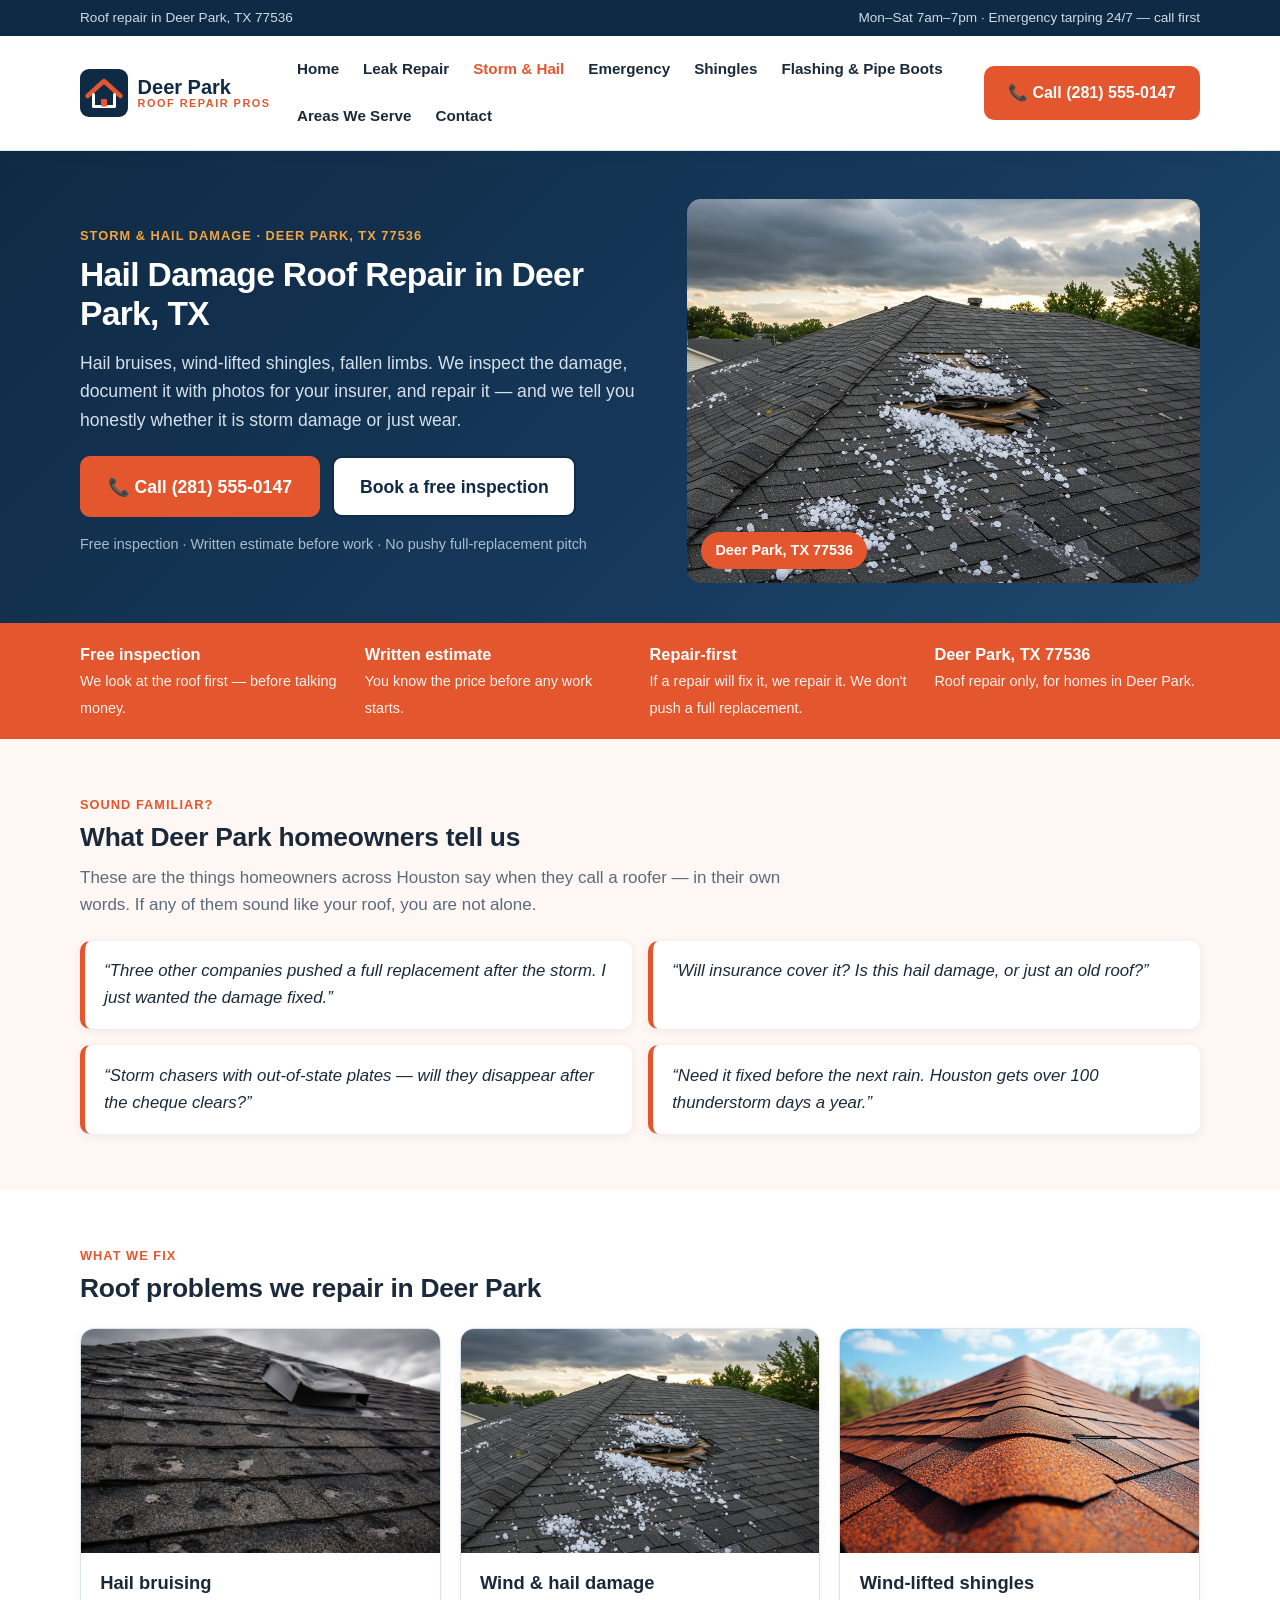
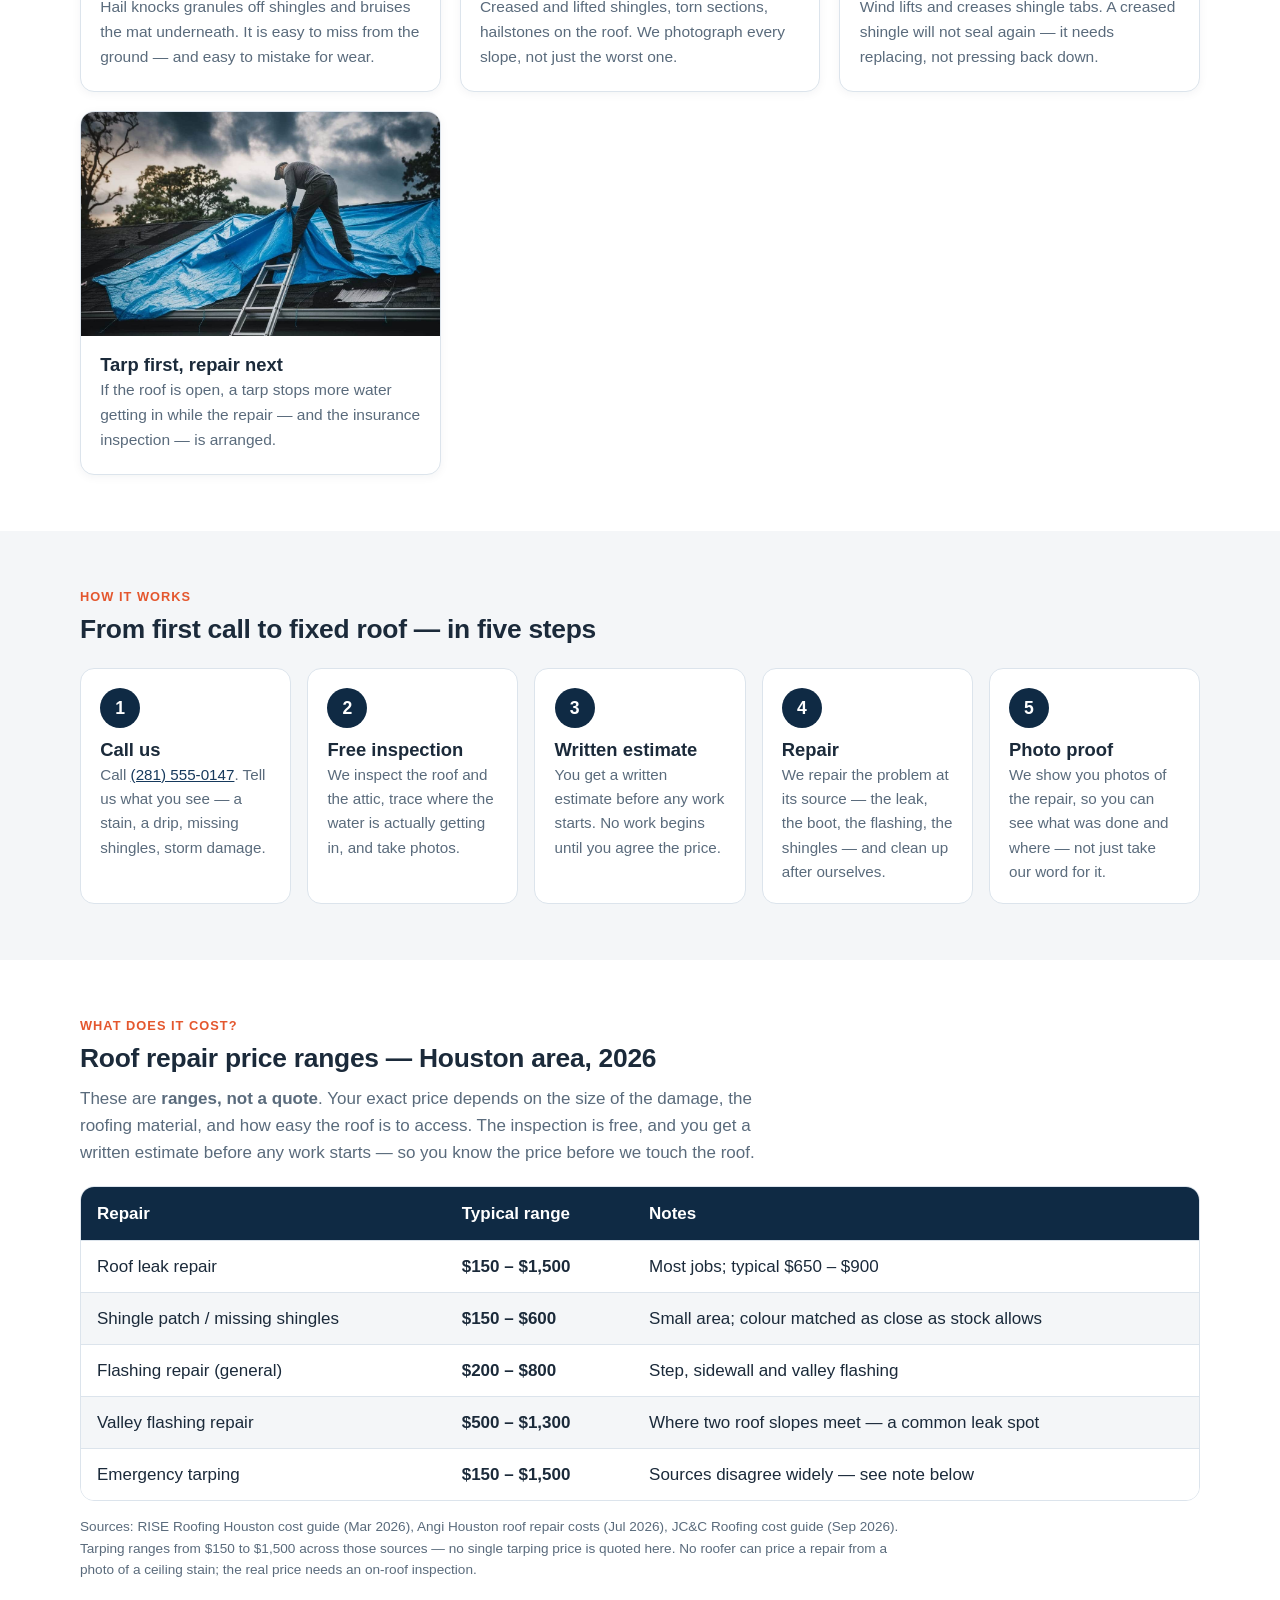
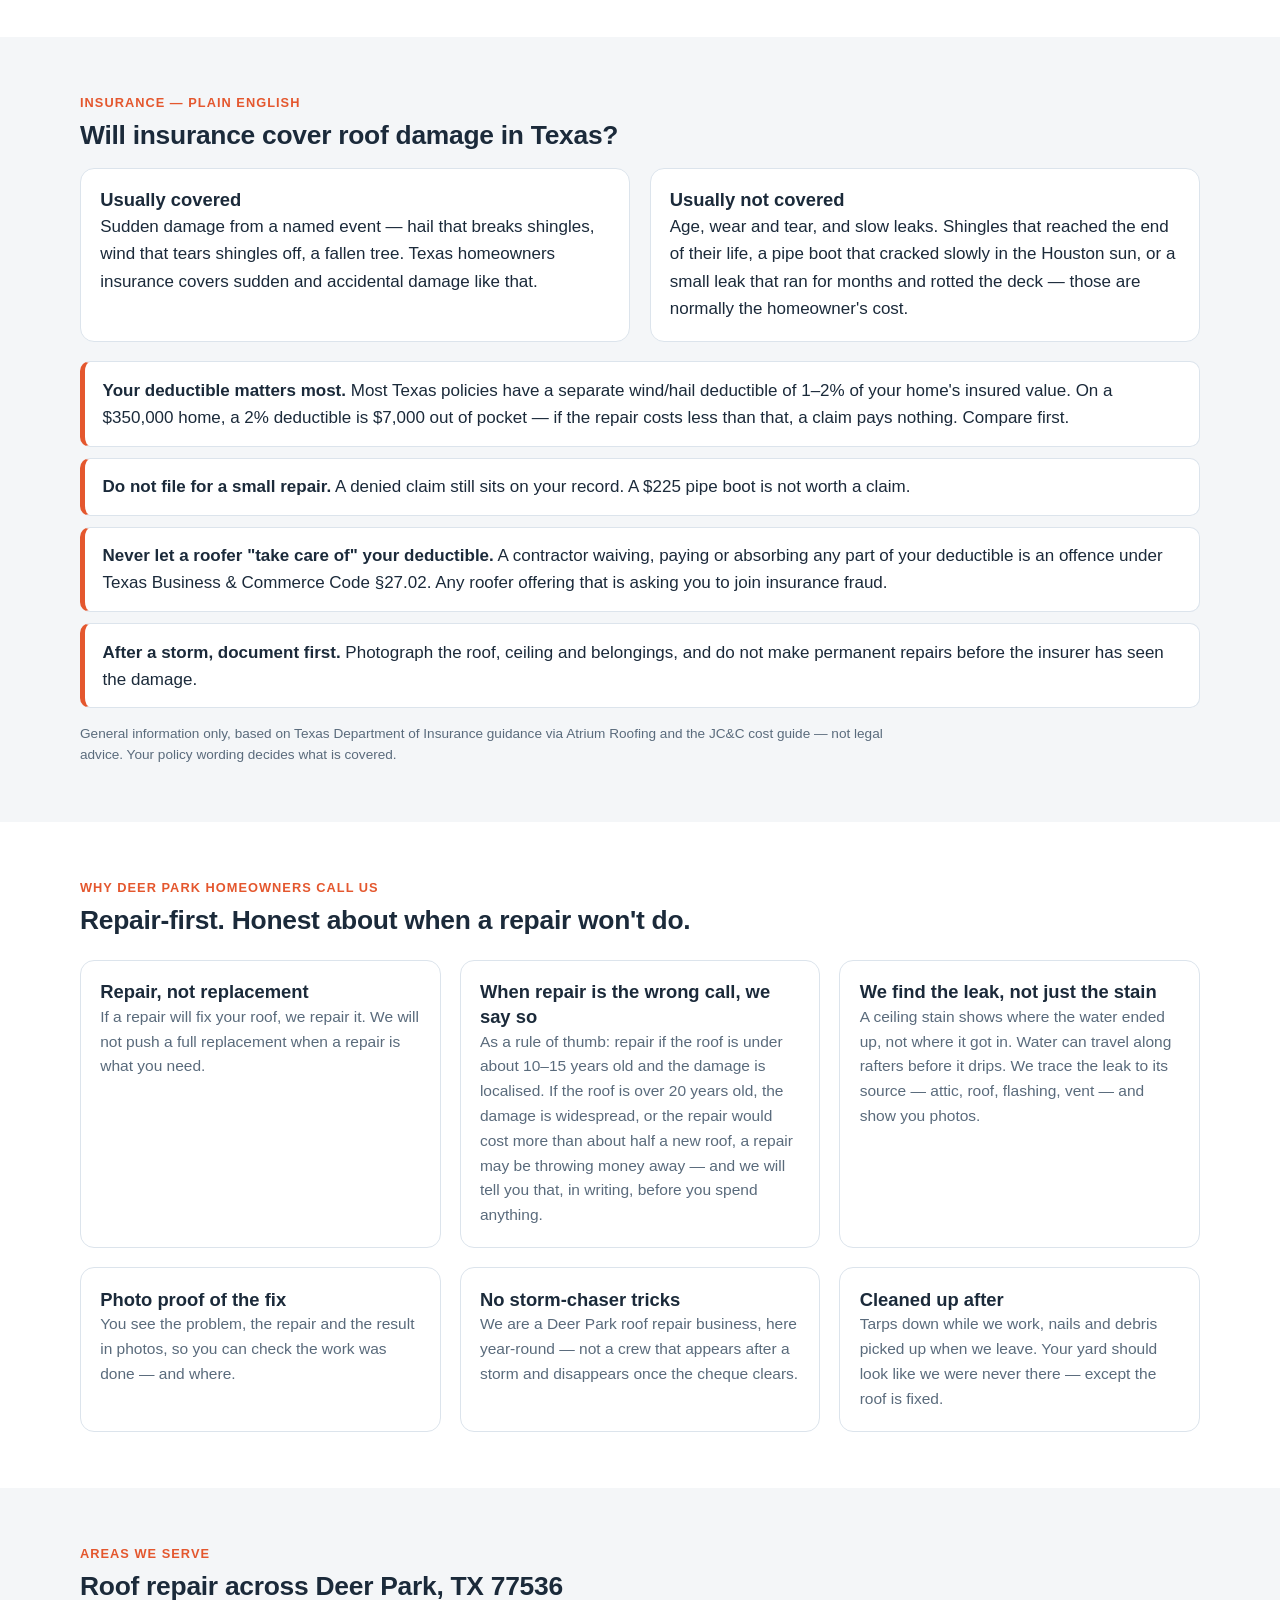
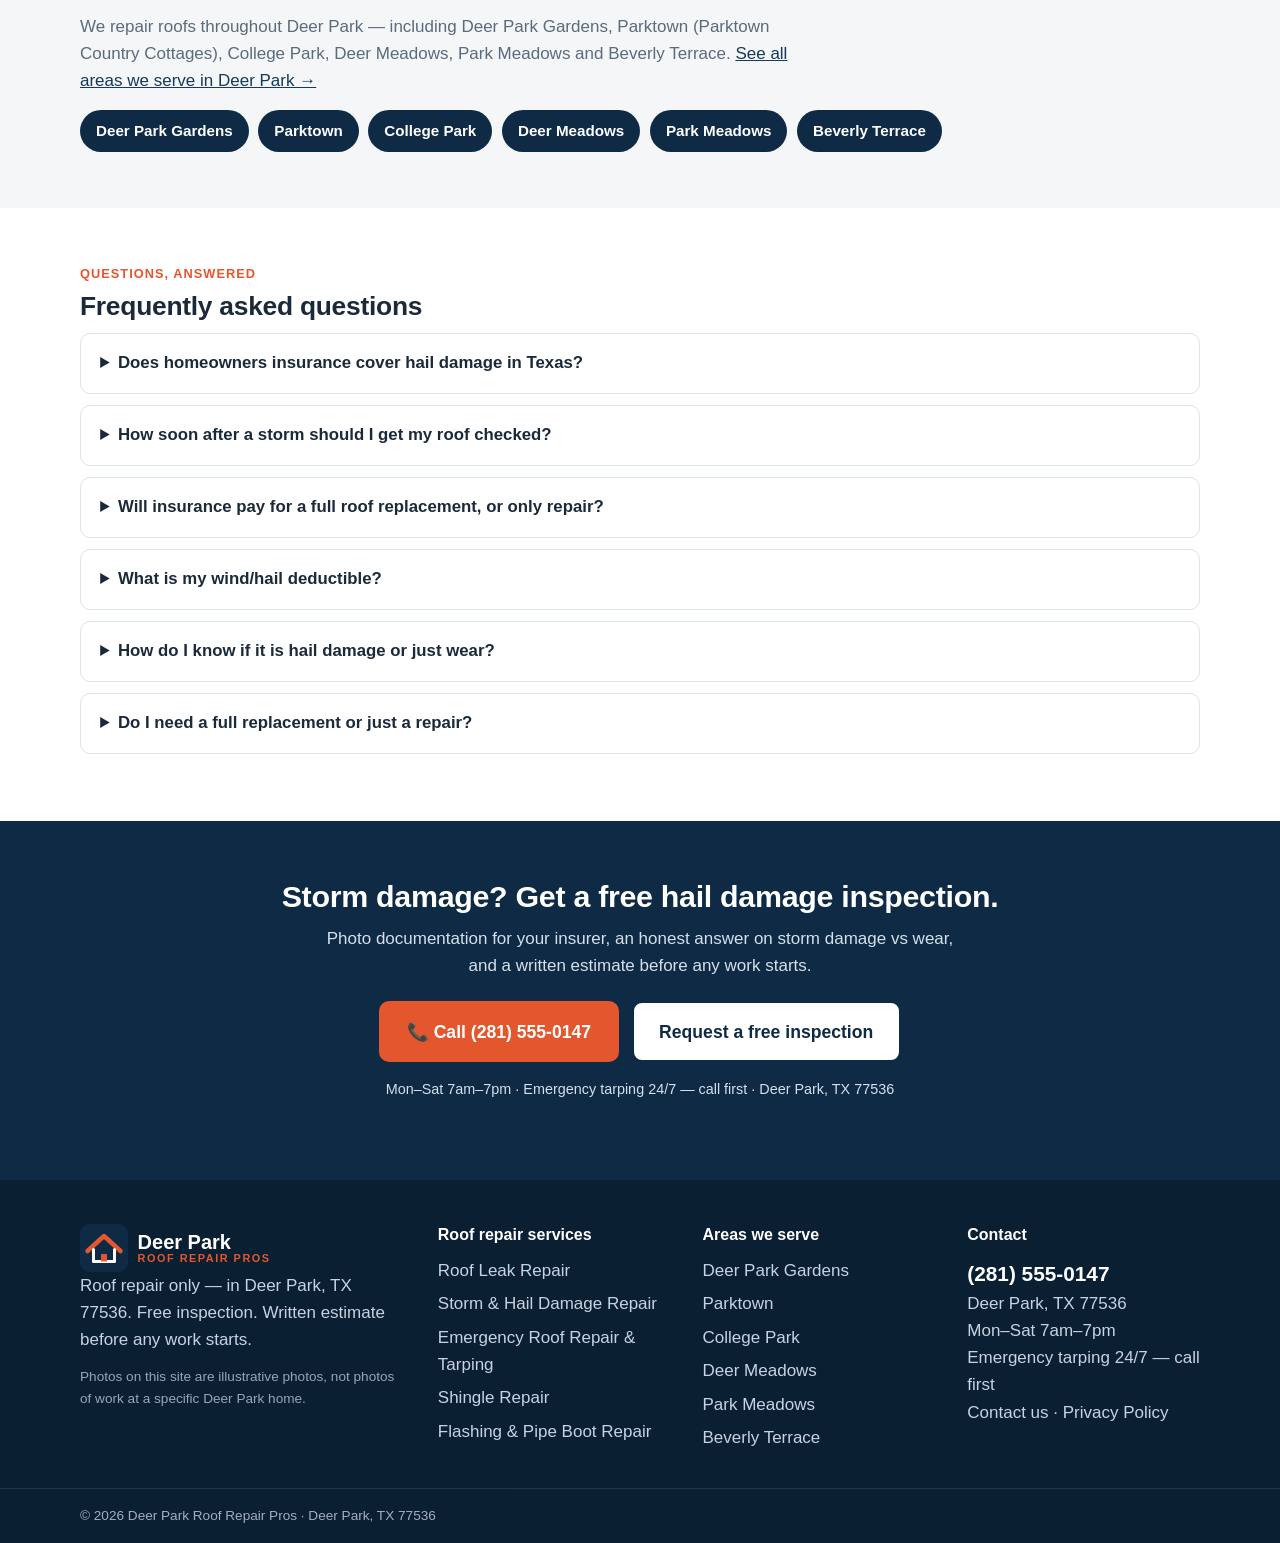
<file: storm-hail-damage-repair/index.html>
<!DOCTYPE html>
<html lang="en"><head><meta charset="utf-8"><meta name="viewport" content="width=device-width, initial-scale=1">
<title>Hail Damage Roof Repair in Deer Park, TX | Deer Park Roof Repair Pros</title><meta name="description" content="Hail damage roof repair in Deer Park, TX 77536. Storm & wind damage inspection, photo documentation and repair. Free inspection — call (281) 555-0147.">
<link rel="canonical" href="https://deerparkroofrepair.com/storm-hail-damage-repair/"><link rel="icon" type="image/svg+xml" href="/favicon.svg">
<link rel="stylesheet" href="/styles.css"></head>
<body><div class="topbar"><div class="wrap topbar-in"><span>Roof repair in Deer Park, TX 77536</span><span class="topbar-hours">Mon–Sat 7am–7pm · Emergency tarping 24/7 — call first</span></div></div>
<header class="site-header"><div class="wrap header-in"><a class="brand" href="/" aria-label="Deer Park Roof Repair Pros — home"><svg class="logo-mark" viewBox="0 0 64 64" aria-hidden="true"><rect width="64" height="64" rx="12" fill="#0F2A44"/><path d="M10 36 L32 16 L54 36" fill="none" stroke="#E4572E" stroke-width="6" stroke-linecap="round" stroke-linejoin="round"/><path d="M18 34 V50 H46 V34" fill="none" stroke="#fff" stroke-width="4" stroke-linecap="round" stroke-linejoin="round"/><rect x="28" y="40" width="8" height="10" rx="1" fill="#E4572E"/></svg><span class="brand-text"><span class="brand-top">Deer Park</span><span class="brand-bottom">ROOF REPAIR PROS</span></span></a>
<button class="menu-btn" aria-expanded="false" aria-controls="mainnav" aria-label="Open menu">☰ <span>Menu</span></button>
<nav id="mainnav" class="mainnav" aria-label="Main navigation"><ul><li><a href="/">Home</a></li><li><a href="/roof-leak-repair/">Leak Repair</a></li><li><a href="/storm-hail-damage-repair/" class="active">Storm &amp; Hail</a></li><li><a href="/emergency-roof-repair-tarping/">Emergency</a></li><li><a href="/shingle-repair/">Shingles</a></li><li><a href="/flashing-pipe-boot-repair/">Flashing &amp; Pipe Boots</a></li><li><a href="/areas/">Areas We Serve</a></li><li><a href="/contact/">Contact</a></li></ul></nav>
<a class="btn btn-call header-call" href="tel:+12815550147">📞 Call (281) 555-0147</a></div></header><main><section class="hero"><div class="wrap hero-grid"><div class="hero-copy">
<p class="eyebrow">Storm & hail damage · Deer Park, TX 77536</p><h1>Hail Damage Roof Repair in Deer Park, TX</h1><p class="hero-sub">Hail bruises, wind-lifted shingles, fallen limbs. We inspect the damage, document it with photos for your insurer, and repair it — and we tell you honestly whether it is storm damage or just wear.</p>
<div class="hero-cta"><a class="btn btn-call btn-lg" href="tel:+12815550147">📞 Call (281) 555-0147</a><a class="btn btn-ghost btn-lg" href="/contact/">Book a free inspection</a></div>
<p class="hero-note">Free inspection · Written estimate before work · No pushy full-replacement pitch</p></div>
<div class="hero-img"><img src="/images/hail-storm.jpg" alt="Hail-damaged roof with torn shingles and hailstones in Deer Park, TX" loading="eager" width="1200" height="800"><span class="hero-badge">Deer Park, TX 77536</span></div></div></section>
<section class="trust"><div class="wrap trust-grid">
<div><strong>Free inspection</strong><span>We look at the roof first — before talking money.</span></div>
<div><strong>Written estimate</strong><span>You know the price before any work starts.</span></div>
<div><strong>Repair-first</strong><span>If a repair will fix it, we repair it. We don't push a full replacement.</span></div>
<div><strong>Deer Park, TX 77536</strong><span>Roof repair only, for homes in Deer Park.</span></div>
</div></section><section class="section pain"><div class="wrap"><p class="kicker">Sound familiar?</p><h2>What Deer Park homeowners tell us</h2>
<p class="lead">These are the things homeowners across Houston say when they call a roofer — in their own words. If any of them sound like your roof, you are not alone.</p>
<div class="quote-grid"><blockquote><p>“Three other companies pushed a full replacement after the storm. I just wanted the damage fixed.”</p></blockquote><blockquote><p>“Will insurance cover it? Is this hail damage, or just an old roof?”</p></blockquote><blockquote><p>“Storm chasers with out-of-state plates — will they disappear after the cheque clears?”</p></blockquote><blockquote><p>“Need it fixed before the next rain. Houston gets over 100 thunderstorm days a year.”</p></blockquote></div></div></section><section class="section"><div class="wrap"><p class="kicker">What we fix</p><h2>Roof problems we repair in Deer Park</h2><div class="card-grid"><article class="card"><img src="/images/hail-damage.jpg" alt="Close-up of hail-damaged asphalt shingles with granules knocked off" loading="lazy"><div class="card-body"><h3>Hail bruising</h3><p>Hail knocks granules off shingles and bruises the mat underneath. It is easy to miss from the ground — and easy to mistake for wear.</p></div></article><article class="card"><img src="/images/hail-storm.jpg" alt="Roof torn open by hail with hailstones on the shingles" loading="lazy"><div class="card-body"><h3>Wind & hail damage</h3><p>Creased and lifted shingles, torn sections, hailstones on the roof. We photograph every slope, not just the worst one.</p></div></article><article class="card"><img src="/images/shingles-brown.jpg" alt="Close-up of brown asphalt roof shingles in Deer Park, TX" loading="lazy"><div class="card-body"><h3>Wind-lifted shingles</h3><p>Wind lifts and creases shingle tabs. A creased shingle will not seal again — it needs replacing, not pressing back down.</p></div></article><article class="card"><img src="/images/tarp.jpg" alt="Emergency blue roof tarp being secured over storm-damaged shingles" loading="lazy"><div class="card-body"><h3>Tarp first, repair next</h3><p>If the roof is open, a tarp stops more water getting in while the repair — and the insurance inspection — is arranged.</p></div></article></div></div></section><section class="section alt"><div class="wrap"><p class="kicker">How it works</p><h2>From first call to fixed roof — in five steps</h2><ol class="steps"><li><span class="step-num">1</span><h3>Call us</h3><p>Call <a href="tel:+12815550147">(281) 555-0147</a>. Tell us what you see — a stain, a drip, missing shingles, storm damage.</p></li><li><span class="step-num">2</span><h3>Free inspection</h3><p>We inspect the roof and the attic, trace where the water is actually getting in, and take photos.</p></li><li><span class="step-num">3</span><h3>Written estimate</h3><p>You get a written estimate before any work starts. No work begins until you agree the price.</p></li><li><span class="step-num">4</span><h3>Repair</h3><p>We repair the problem at its source — the leak, the boot, the flashing, the shingles — and clean up after ourselves.</p></li><li><span class="step-num">5</span><h3>Photo proof</h3><p>We show you photos of the repair, so you can see what was done and where — not just take our word for it.</p></li></ol></div></section><section class="section"><div class="wrap"><p class="kicker">What does it cost?</p><h2>Roof repair price ranges — Houston area, 2026</h2>
<p class="lead">These are <strong>ranges, not a quote</strong>. Your exact price depends on the size of the damage, the roofing material, and how easy the roof is to access. The inspection is free, and you get a written estimate before any work starts — so you know the price before we touch the roof.</p>
<div class="table-wrap"><table class="prices"><thead><tr><th>Repair</th><th>Typical range</th><th>Notes</th></tr></thead><tbody><tr><td>Roof leak repair</td><td><strong>$150 – $1,500</strong></td><td>Most jobs; typical $650 – $900</td></tr><tr><td>Shingle patch / missing shingles</td><td><strong>$150 – $600</strong></td><td>Small area; colour matched as close as stock allows</td></tr><tr><td>Flashing repair (general)</td><td><strong>$200 – $800</strong></td><td>Step, sidewall and valley flashing</td></tr><tr><td>Valley flashing repair</td><td><strong>$500 – $1,300</strong></td><td>Where two roof slopes meet — a common leak spot</td></tr><tr><td>Emergency tarping</td><td><strong>$150 – $1,500</strong></td><td>Sources disagree widely — see note below</td></tr></tbody></table></div>
<p class="source-note">Sources: RISE Roofing Houston cost guide (Mar 2026), Angi Houston roof repair costs (Jul 2026), JC&amp;C Roofing cost guide (Sep 2026). Tarping ranges from $150 to $1,500 across those sources — no single tarping price is quoted here. No roofer can price a repair from a photo of a ceiling stain; the real price needs an on-roof inspection.</p></div></section><section class="section alt"><div class="wrap"><p class="kicker">Insurance — plain English</p><h2>Will insurance cover roof damage in Texas?</h2>
<div class="two-col"><div><h3>Usually covered</h3><p>Sudden damage from a named event — hail that breaks shingles, wind that tears shingles off, a fallen tree. Texas homeowners insurance covers sudden and accidental damage like that.</p></div>
<div><h3>Usually not covered</h3><p>Age, wear and tear, and slow leaks. Shingles that reached the end of their life, a pipe boot that cracked slowly in the Houston sun, or a small leak that ran for months and rotted the deck — those are normally the homeowner's cost.</p></div></div>
<ul class="check-list"><li><strong>Your deductible matters most.</strong> Most Texas policies have a separate wind/hail deductible of 1–2% of your home's insured value. On a $350,000 home, a 2% deductible is $7,000 out of pocket — if the repair costs less than that, a claim pays nothing. Compare first.</li>
<li><strong>Do not file for a small repair.</strong> A denied claim still sits on your record. A $225 pipe boot is not worth a claim.</li>
<li><strong>Never let a roofer "take care of" your deductible.</strong> A contractor waiving, paying or absorbing any part of your deductible is an offence under Texas Business &amp; Commerce Code §27.02. Any roofer offering that is asking you to join insurance fraud.</li>
<li><strong>After a storm, document first.</strong> Photograph the roof, ceiling and belongings, and do not make permanent repairs before the insurer has seen the damage.</li></ul>
<p class="source-note">General information only, based on Texas Department of Insurance guidance via Atrium Roofing and the JC&amp;C cost guide — not legal advice. Your policy wording decides what is covered.</p></div></section><section class="section"><div class="wrap"><p class="kicker">Why Deer Park homeowners call us</p><h2>Repair-first. Honest about when a repair won't do.</h2>
<div class="why-grid">
<div><h3>Repair, not replacement</h3><p>If a repair will fix your roof, we repair it. We will not push a full replacement when a repair is what you need.</p></div>
<div><h3>When repair is the wrong call, we say so</h3><p>As a rule of thumb: repair if the roof is under about 10–15 years old and the damage is localised. If the roof is over 20 years old, the damage is widespread, or the repair would cost more than about half a new roof, a repair may be throwing money away — and we will tell you that, in writing, before you spend anything.</p></div>
<div><h3>We find the leak, not just the stain</h3><p>A ceiling stain shows where the water ended up, not where it got in. Water can travel along rafters before it drips. We trace the leak to its source — attic, roof, flashing, vent — and show you photos.</p></div>
<div><h3>Photo proof of the fix</h3><p>You see the problem, the repair and the result in photos, so you can check the work was done — and where.</p></div>
<div><h3>No storm-chaser tricks</h3><p>We are a Deer Park roof repair business, here year-round — not a crew that appears after a storm and disappears once the cheque clears.</p></div>
<div><h3>Cleaned up after</h3><p>Tarps down while we work, nails and debris picked up when we leave. Your yard should look like we were never there — except the roof is fixed.</p></div>
</div></div></section><section class="section alt"><div class="wrap"><p class="kicker">Areas we serve</p><h2>Roof repair across Deer Park, TX 77536</h2>
<p class="lead">We repair roofs throughout Deer Park — including Deer Park Gardens, Parktown (Parktown Country Cottages), College Park, Deer Meadows, Park Meadows and Beverly Terrace. <a href="/areas/">See all areas we serve in Deer Park →</a></p><ul class="chips"><li>Deer Park Gardens</li><li>Parktown</li><li>College Park</li><li>Deer Meadows</li><li>Park Meadows</li><li>Beverly Terrace</li></ul></div></section><section class="section"><div class="wrap faq-wrap"><p class="kicker">Questions, answered</p><h2>Frequently asked questions</h2><details><summary>Does homeowners insurance cover hail damage in Texas?</summary><p>Usually, yes — hail and wind are sudden, named events, and Texas policies normally cover sudden damage. Wear, age and slow leaks are not covered. Your policy wording decides, and your deductible decides whether a claim pays anything at all.</p></details><details><summary>How soon after a storm should I get my roof checked?</summary><p>As soon as it is safe. Hail damage is easiest to document while it is fresh, and most policies have deadlines for reporting. Do not make permanent repairs before the insurer has seen the damage — temporary tarping is fine.</p></details><details><summary>Will insurance pay for a full roof replacement, or only repair?</summary><p>It depends on the damage and your policy. Some policies pay replacement cost, others pay actual cash value — which falls with the roof's age. A 20-year-old roof can pay nothing after the deductible. Get the inspection and the photos first, then compare the numbers.</p></details><details><summary>What is my wind/hail deductible?</summary><p>Most Texas policies have a separate wind/hail deductible of 1–2% of your home's insured value. On a $350,000 home, 2% is $7,000 out of pocket. If the repair costs less than your deductible, a claim pays nothing.</p></details><details><summary>How do I know if it is hail damage or just wear?</summary><p>Hail leaves bruises, dents and missing granules in a random pattern, often with dented vents and gutters. Wear is even, gradual granule loss. We photograph both and tell you which one we see — honestly, because a denied claim still sits on your record.</p></details><details><summary>Do I need a full replacement or just a repair?</summary><p>It depends on how widespread the damage is. Localised hail damage on a roof under 15 years old is usually a repair. Widespread damage, or a roof over 20 years old, may be a replacement — and we will tell you which one it is, in writing, before you spend anything.</p></details></div></section><section class="final-cta"><div class="wrap"><h2>Storm damage? Get a free hail damage inspection.</h2><p>Photo documentation for your insurer, an honest answer on storm damage vs wear, and a written estimate before any work starts.</p>
<div class="hero-cta"><a class="btn btn-call btn-lg" href="tel:+12815550147">📞 Call (281) 555-0147</a><a class="btn btn-ghost btn-lg" href="/contact/">Request a free inspection</a></div>
<p class="hero-note">Mon–Sat 7am–7pm · Emergency tarping 24/7 — call first · Deer Park, TX 77536</p></div></section></main><footer class="site-footer"><div class="wrap footer-grid">
<div><div class="footer-brand"><a class="brand" href="/" aria-label="Deer Park Roof Repair Pros — home"><svg class="logo-mark" viewBox="0 0 64 64" aria-hidden="true"><rect width="64" height="64" rx="12" fill="#0F2A44"/><path d="M10 36 L32 16 L54 36" fill="none" stroke="#E4572E" stroke-width="6" stroke-linecap="round" stroke-linejoin="round"/><path d="M18 34 V50 H46 V34" fill="none" stroke="#fff" stroke-width="4" stroke-linecap="round" stroke-linejoin="round"/><rect x="28" y="40" width="8" height="10" rx="1" fill="#E4572E"/></svg><span class="brand-text"><span class="brand-top">Deer Park</span><span class="brand-bottom">ROOF REPAIR PROS</span></span></a></div><p>Roof repair only — in Deer Park, TX 77536. Free inspection. Written estimate before any work starts.</p><p class="footer-note">Photos on this site are illustrative photos, not photos of work at a specific Deer Park home.</p></div>
<div><h3>Roof repair services</h3><ul><li><a href="/roof-leak-repair/">Roof Leak Repair</a></li><li><a href="/storm-hail-damage-repair/">Storm &amp; Hail Damage Repair</a></li><li><a href="/emergency-roof-repair-tarping/">Emergency Roof Repair &amp; Tarping</a></li><li><a href="/shingle-repair/">Shingle Repair</a></li><li><a href="/flashing-pipe-boot-repair/">Flashing &amp; Pipe Boot Repair</a></li></ul></div>
<div><h3>Areas we serve</h3><ul><li><a href="/areas/">Deer Park Gardens</a></li><li><a href="/areas/">Parktown</a></li><li><a href="/areas/">College Park</a></li><li><a href="/areas/">Deer Meadows</a></li><li><a href="/areas/">Park Meadows</a></li><li><a href="/areas/">Beverly Terrace</a></li></ul></div>
<div><h3>Contact</h3><p><a class="footer-phone" href="tel:+12815550147">(281) 555-0147</a><br>Deer Park, TX 77536<br>Mon–Sat 7am–7pm<br>Emergency tarping 24/7 — call first</p><p><a href="/contact/">Contact us</a> · <a href="/privacy-policy/">Privacy Policy</a></p></div>
</div><div class="footer-base"><div class="wrap">© 2026 Deer Park Roof Repair Pros · Deer Park, TX 77536</div></div></footer>
<div class="mobile-callbar"><a href="tel:+12815550147">📞 Call Now — (281) 555-0147</a></div><script src="/script.js"></script></body></html>
</file>
<file: styles.css>
:root{--navy:#0F2A44;--navy2:#16395C;--accent:#E4572E;--accent-d:#C7431F;--gold:#F2A541;--ink:#1B2A3A;--muted:#5A6B7C;--line:#DCE4EC;--bg:#F4F6F8;--white:#fff;--radius:14px}
*{box-sizing:border-box;margin:0;padding:0}
html{scroll-behavior:smooth}
body{font-family:-apple-system,BlinkMacSystemFont,"Segoe UI",Roboto,Helvetica,Arial,sans-serif;color:var(--ink);line-height:1.6;background:#fff;font-size:17px}
img{max-width:100%;height:auto;display:block;border-radius:10px}
a{color:var(--navy2)}
.wrap{max-width:1160px;margin:0 auto;padding:0 20px}
h1{font-size:2.1rem;line-height:1.15;letter-spacing:-.02em}
h2{font-size:1.65rem;line-height:1.25;margin-bottom:.6rem;letter-spacing:-.01em}
h3{font-size:1.15rem;line-height:1.35}
.lead{color:var(--muted);max-width:720px;margin-bottom:1rem}
.kicker{color:var(--accent);font-weight:800;text-transform:uppercase;letter-spacing:.08em;font-size:.8rem;margin-bottom:.35rem}
.section{padding:56px 0}
.section.alt{background:var(--bg)}
.btn{display:inline-flex;align-items:center;justify-content:center;gap:.4rem;min-height:48px;padding:.75rem 1.4rem;border-radius:10px;font-weight:800;text-decoration:none;font-size:1rem;border:2px solid transparent;cursor:pointer}
.btn-call{background:var(--accent);color:#fff}
.btn-call:hover{background:var(--accent-d)}
.btn-ghost{background:#fff;color:var(--navy);border-color:var(--navy)}
.btn-lg{font-size:1.1rem;padding:.9rem 1.6rem}
/* topbar + header */
.topbar{background:var(--navy);color:#CFDAE6;font-size:.85rem}
.topbar-in{display:flex;justify-content:space-between;gap:1rem;padding:.45rem 20px;flex-wrap:wrap}
.site-header{position:sticky;top:0;z-index:50;background:#fff;border-bottom:1px solid var(--line);box-shadow:0 2px 12px rgba(15,42,68,.06)}
.header-in{display:flex;align-items:center;gap:1rem;padding:.7rem 20px}
.brand{display:flex;align-items:center;gap:.6rem;text-decoration:none;flex-shrink:0}
.logo-mark{width:48px;height:48px}
.brand-text{display:flex;flex-direction:column;line-height:1.05}
.brand-top{font-size:1.25rem;font-weight:900;color:var(--navy)}
.brand-bottom{font-size:.68rem;font-weight:800;letter-spacing:.14em;color:var(--accent)}
.mainnav{margin-left:auto}
.mainnav ul{display:flex;gap:.2rem;list-style:none;flex-wrap:wrap}
.mainnav a{display:block;padding:.6rem .65rem;border-radius:8px;text-decoration:none;color:var(--ink);font-weight:600;font-size:.95rem;min-height:44px}
.mainnav a:hover{background:var(--bg)}
.mainnav a.active{color:var(--accent)}
.header-call{white-space:nowrap}
.menu-btn{display:none;background:var(--navy);color:#fff;border:0;border-radius:10px;padding:.6rem .9rem;font-size:1rem;font-weight:700;min-height:44px;cursor:pointer;margin-left:auto}
/* hero */
.hero{background:linear-gradient(135deg,var(--navy) 0%,var(--navy2) 60%,#1E4A6E 100%);color:#fff;padding:48px 0 40px}
.hero-grid{display:grid;grid-template-columns:1.05fr .95fr;gap:2.5rem;align-items:center}
.hero h1{color:#fff}
.hero-sub{color:#D5E0EB;font-size:1.1rem;margin:1rem 0 1.4rem}
.eyebrow{color:var(--gold);font-weight:800;text-transform:uppercase;letter-spacing:.08em;font-size:.8rem;margin-bottom:.6rem}
.hero-cta{display:flex;gap:.8rem;flex-wrap:wrap}
.hero-note{color:#A9BCCF;font-size:.9rem;margin-top:1rem}
.hero-img{position:relative}
.hero-img img{border-radius:var(--radius);width:100%;height:100%;object-fit:cover;aspect-ratio:4/3}
.hero-badge{position:absolute;left:14px;bottom:14px;background:var(--accent);color:#fff;font-weight:800;padding:.45rem .9rem;border-radius:999px;font-size:.9rem}
/* trust strip */
.trust{background:var(--accent);color:#fff}
.trust-grid{display:grid;grid-template-columns:repeat(4,1fr);gap:1.2rem;padding:1.1rem 20px}
.trust-grid strong{display:block;font-size:1.02rem}
.trust-grid span{font-size:.9rem;opacity:.92}
/* sections */
.pain{background:#FFF7F3}
.quote-grid{display:grid;grid-template-columns:repeat(2,1fr);gap:1rem;margin-top:1.4rem}
.quote-grid blockquote{background:#fff;border-left:5px solid var(--accent);border-radius:10px;padding:1.1rem 1.2rem;box-shadow:0 2px 10px rgba(15,42,68,.07)}
.quote-grid p{font-style:italic;font-size:1.05rem}
.card-grid{display:grid;grid-template-columns:repeat(3,1fr);gap:1.2rem;margin-top:1.4rem}
.card{background:#fff;border:1px solid var(--line);border-radius:var(--radius);overflow:hidden;box-shadow:0 2px 10px rgba(15,42,68,.05)}
.card img{border-radius:0;aspect-ratio:16/10;object-fit:cover;width:100%}
.card-body{padding:1.1rem 1.2rem 1.3rem}
.card-body p{color:var(--muted);font-size:.97rem}
.steps{list-style:none;display:grid;grid-template-columns:repeat(5,1fr);gap:1rem;margin-top:1.4rem;counter-reset:step}
.steps li{background:#fff;border:1px solid var(--line);border-radius:var(--radius);padding:1.2rem}
.step-num{display:inline-flex;align-items:center;justify-content:center;width:40px;height:40px;border-radius:50%;background:var(--navy);color:#fff;font-weight:900;font-size:1.1rem;margin-bottom:.6rem}
.steps p{color:var(--muted);font-size:.95rem}
.table-wrap{overflow-x:auto;margin-top:1.2rem;border:1px solid var(--line);border-radius:var(--radius)}
table.prices{width:100%;border-collapse:collapse;background:#fff;min-width:560px}
.prices th{background:var(--navy);color:#fff;text-align:left;padding:.8rem 1rem}
.prices td{padding:.75rem 1rem;border-top:1px solid var(--line)}
.prices tr:nth-child(even) td{background:var(--bg)}
.source-note{font-size:.85rem;color:var(--muted);margin-top:.9rem;max-width:820px}
.two-col{display:grid;grid-template-columns:1fr 1fr;gap:1.2rem;margin-top:1rem}
.two-col>div{background:#fff;border:1px solid var(--line);border-radius:var(--radius);padding:1.2rem}
.check-list{list-style:none;margin-top:1.2rem;display:grid;gap:.7rem}
.check-list li{background:#fff;border:1px solid var(--line);border-left:5px solid var(--accent);border-radius:10px;padding:.9rem 1.1rem}
.why-grid{display:grid;grid-template-columns:repeat(3,1fr);gap:1.2rem;margin-top:1.4rem}
.why-grid>div{border:1px solid var(--line);border-radius:var(--radius);padding:1.2rem;background:#fff}
.why-grid p{color:var(--muted);font-size:.97rem}
.chips{list-style:none;display:flex;flex-wrap:wrap;gap:.6rem;margin-top:1rem}
.chips li{background:var(--navy);color:#fff;font-weight:700;padding:.55rem 1rem;border-radius:999px;font-size:.95rem}
.faq-wrap details{background:#fff;border:1px solid var(--line);border-radius:10px;margin-bottom:.7rem}
.faq-wrap summary{cursor:pointer;padding:1rem 1.2rem;font-weight:700;font-size:1.05rem;min-height:48px}
.faq-wrap summary:hover{color:var(--accent)}
.faq-wrap details p{padding:0 1.2rem 1.1rem;color:var(--muted)}
.final-cta{background:var(--navy);color:#fff;text-align:center;padding:56px 0}
.final-cta h2{color:#fff;font-size:1.9rem}
.final-cta p{color:#D5E0EB;max-width:640px;margin:0 auto 1.4rem}
.final-cta .hero-cta{justify-content:center}
.final-cta .hero-note{margin-top:1rem}
/* footer */
.site-footer{background:#0B1F33;color:#C7D3E0;margin-bottom:0}
.footer-grid{display:grid;grid-template-columns:1.4fr 1fr 1fr 1fr;gap:2rem;padding:44px 20px 30px}
.footer-brand .brand-top{color:#fff}
.site-footer h3{color:#fff;margin-bottom:.7rem;font-size:1rem}
.site-footer ul{list-style:none}
.site-footer li{margin-bottom:.4rem}
.site-footer a{color:#C7D3E0;text-decoration:none}
.site-footer a:hover{color:#fff;text-decoration:underline}
.footer-phone{font-size:1.3rem;font-weight:900;color:#fff !important}
.footer-note{font-size:.85rem;opacity:.75;margin-top:.8rem}
.footer-base{border-top:1px solid rgba(255,255,255,.12);padding:1rem 20px;font-size:.85rem;opacity:.8}
.mobile-callbar{display:none}
/* forms */
.form-card{background:#fff;border:1px solid var(--line);border-radius:var(--radius);padding:1.6rem;box-shadow:0 2px 12px rgba(15,42,68,.06)}
.form-card label{display:block;font-weight:700;margin:.9rem 0 .3rem}
.form-card input,.form-card select,.form-card textarea{width:100%;padding:.8rem;border:1px solid var(--line);border-radius:8px;font-size:1rem;min-height:48px;font-family:inherit}
.form-note{background:#FFF7F3;border:1px solid #F3C9B8;border-radius:8px;padding:.9rem 1rem;margin-bottom:1rem;font-size:.95rem}
.contact-grid{display:grid;grid-template-columns:1fr 1.2fr;gap:2rem;align-items:start}
.big-call{display:block;background:var(--accent);color:#fff;text-align:center;border-radius:var(--radius);padding:1.4rem;text-decoration:none;margin:1rem 0}
.big-call strong{display:block;font-size:1.6rem}
.area-cards{display:grid;grid-template-columns:repeat(3,1fr);gap:1.2rem;margin-top:1.4rem}
.area-cards article{border:1px solid var(--line);border-radius:var(--radius);padding:1.3rem;background:#fff}
.area-cards h3{margin-bottom:.3rem}
.area-cards p{color:var(--muted);font-size:.97rem}
.service-list{list-style:none;margin-top:1rem}
.service-list a{display:flex;justify-content:space-between;gap:.6rem;padding:.7rem .9rem;border:1px solid var(--line);border-radius:8px;text-decoration:none;margin-bottom:.5rem;font-weight:600;min-height:44px;align-items:center}
.service-list a:hover{border-color:var(--accent);color:var(--accent)}
/* breakpoints */
@media (max-width:1024px){
  .card-grid,.why-grid,.area-cards{grid-template-columns:repeat(2,1fr)}
  .steps{grid-template-columns:repeat(3,1fr)}
  .hero-grid{grid-template-columns:1fr;gap:1.6rem}
  .footer-grid{grid-template-columns:1fr 1fr}
}
@media (max-width:768px){
  body{font-size:16.5px}
  h1{font-size:1.75rem}
  h2{font-size:1.4rem}
  .section{padding:40px 0}
  .topbar-hours{display:none}
  .header-call{display:none}
  .menu-btn{display:inline-flex}
  .mainnav{display:none;width:100%;order:3}
  .mainnav.open{display:block}
  .mainnav ul{flex-direction:column;gap:0;padding:.4rem 0 .8rem}
  .mainnav a{padding:.8rem .4rem;border-top:1px solid var(--line)}
  .header-in{flex-wrap:wrap}
  .trust-grid{grid-template-columns:1fr 1fr}
  .quote-grid,.card-grid,.why-grid,.area-cards,.two-col,.contact-grid{grid-template-columns:1fr}
  .steps{grid-template-columns:1fr}
  .footer-grid{grid-template-columns:1fr}
  .hero{padding:32px 0}
  .btn-lg{width:100%}
  .hero-cta{flex-direction:column}
  .mobile-callbar{display:block;position:fixed;left:0;right:0;bottom:0;z-index:60;background:var(--accent);box-shadow:0 -2px 12px rgba(0,0,0,.2)}
  .mobile-callbar a{display:flex;align-items:center;justify-content:center;min-height:56px;color:#fff;font-weight:900;text-decoration:none;font-size:1.1rem}
  body{padding-bottom:56px}
  .site-footer{margin-bottom:0}
}
</file>
